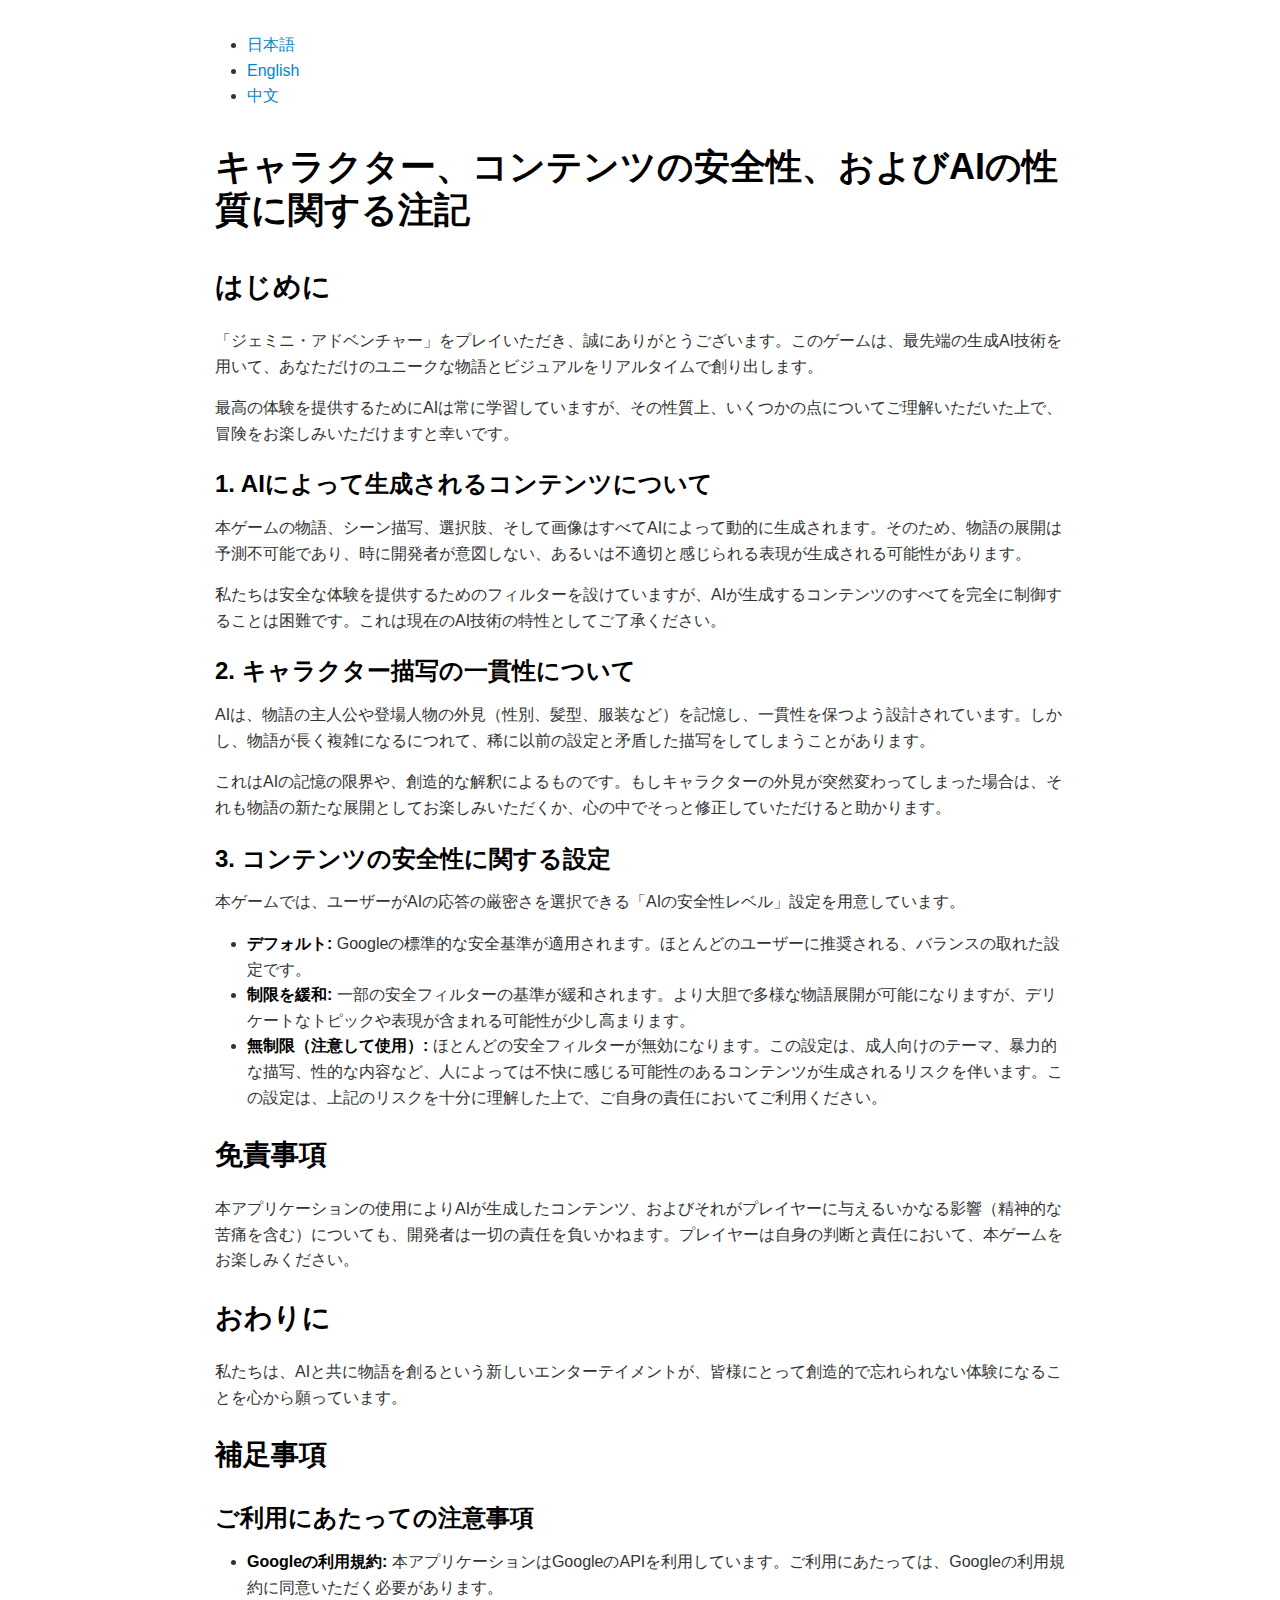
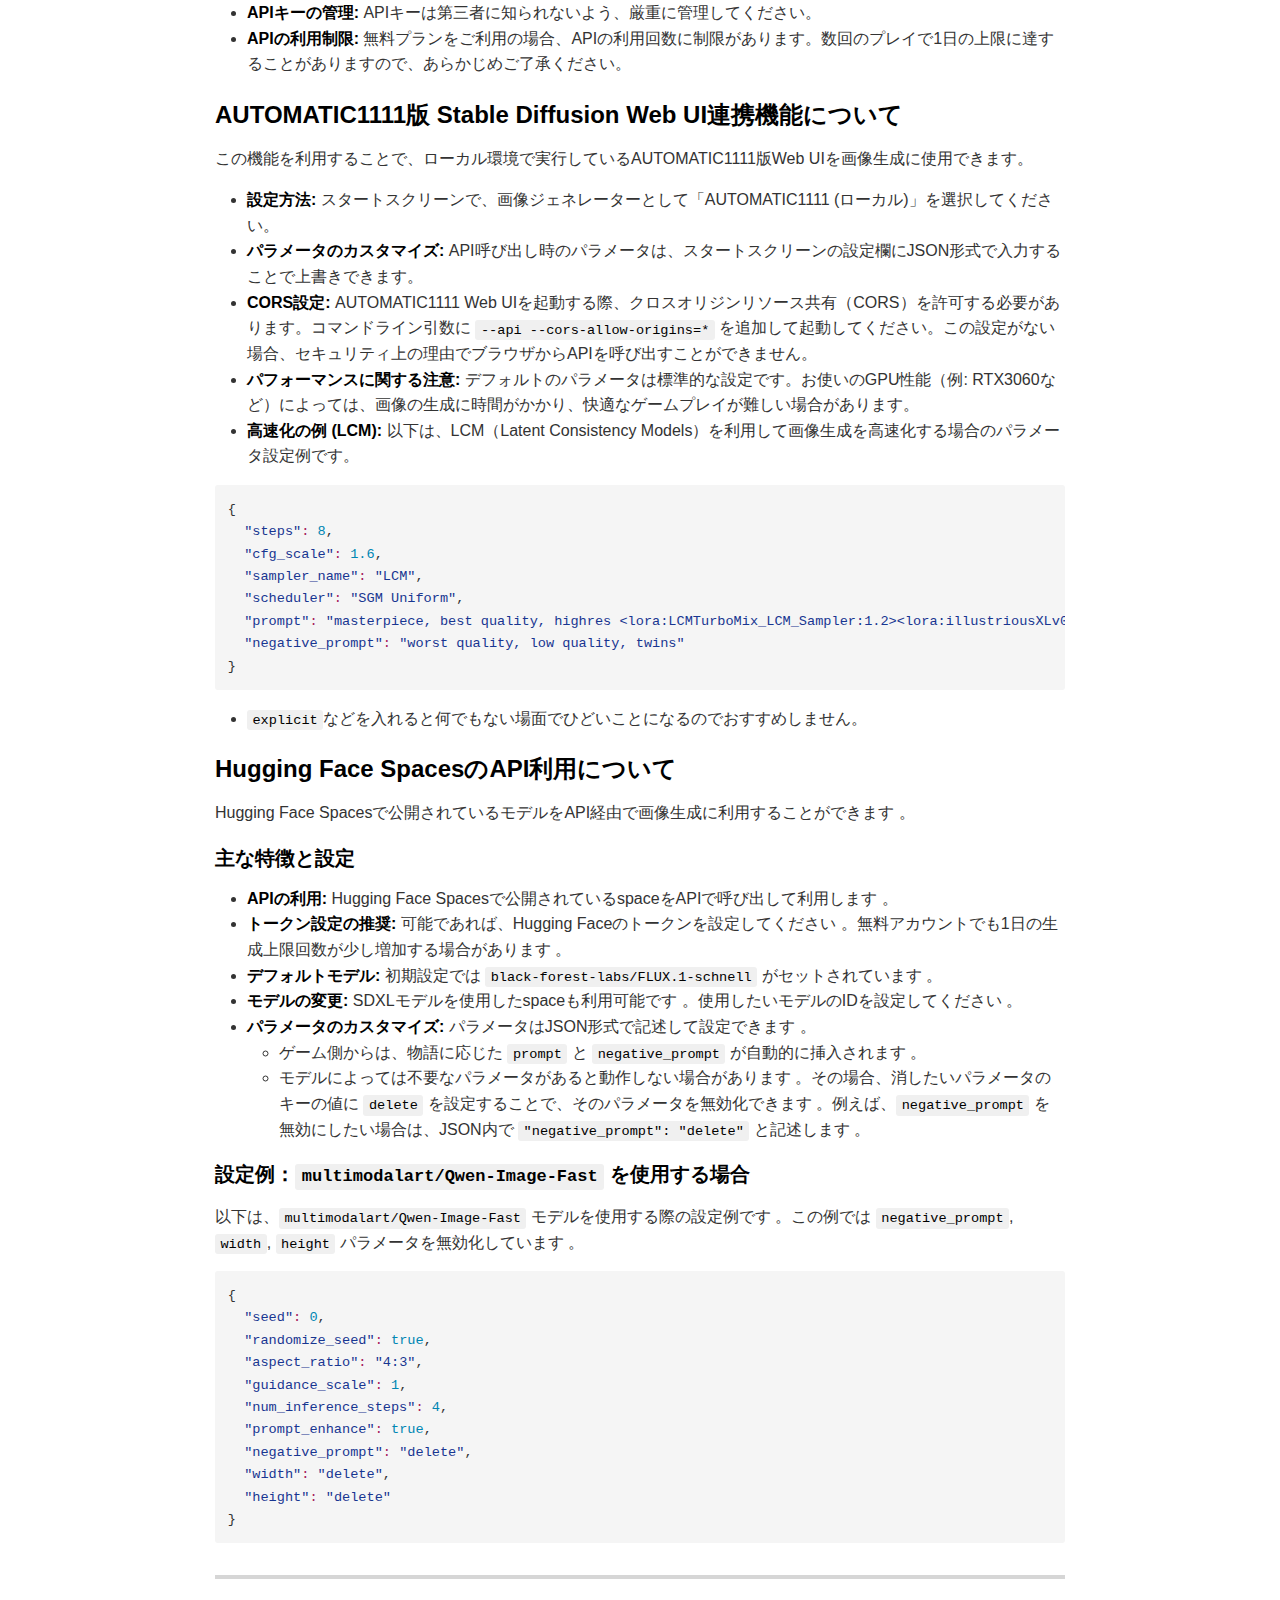
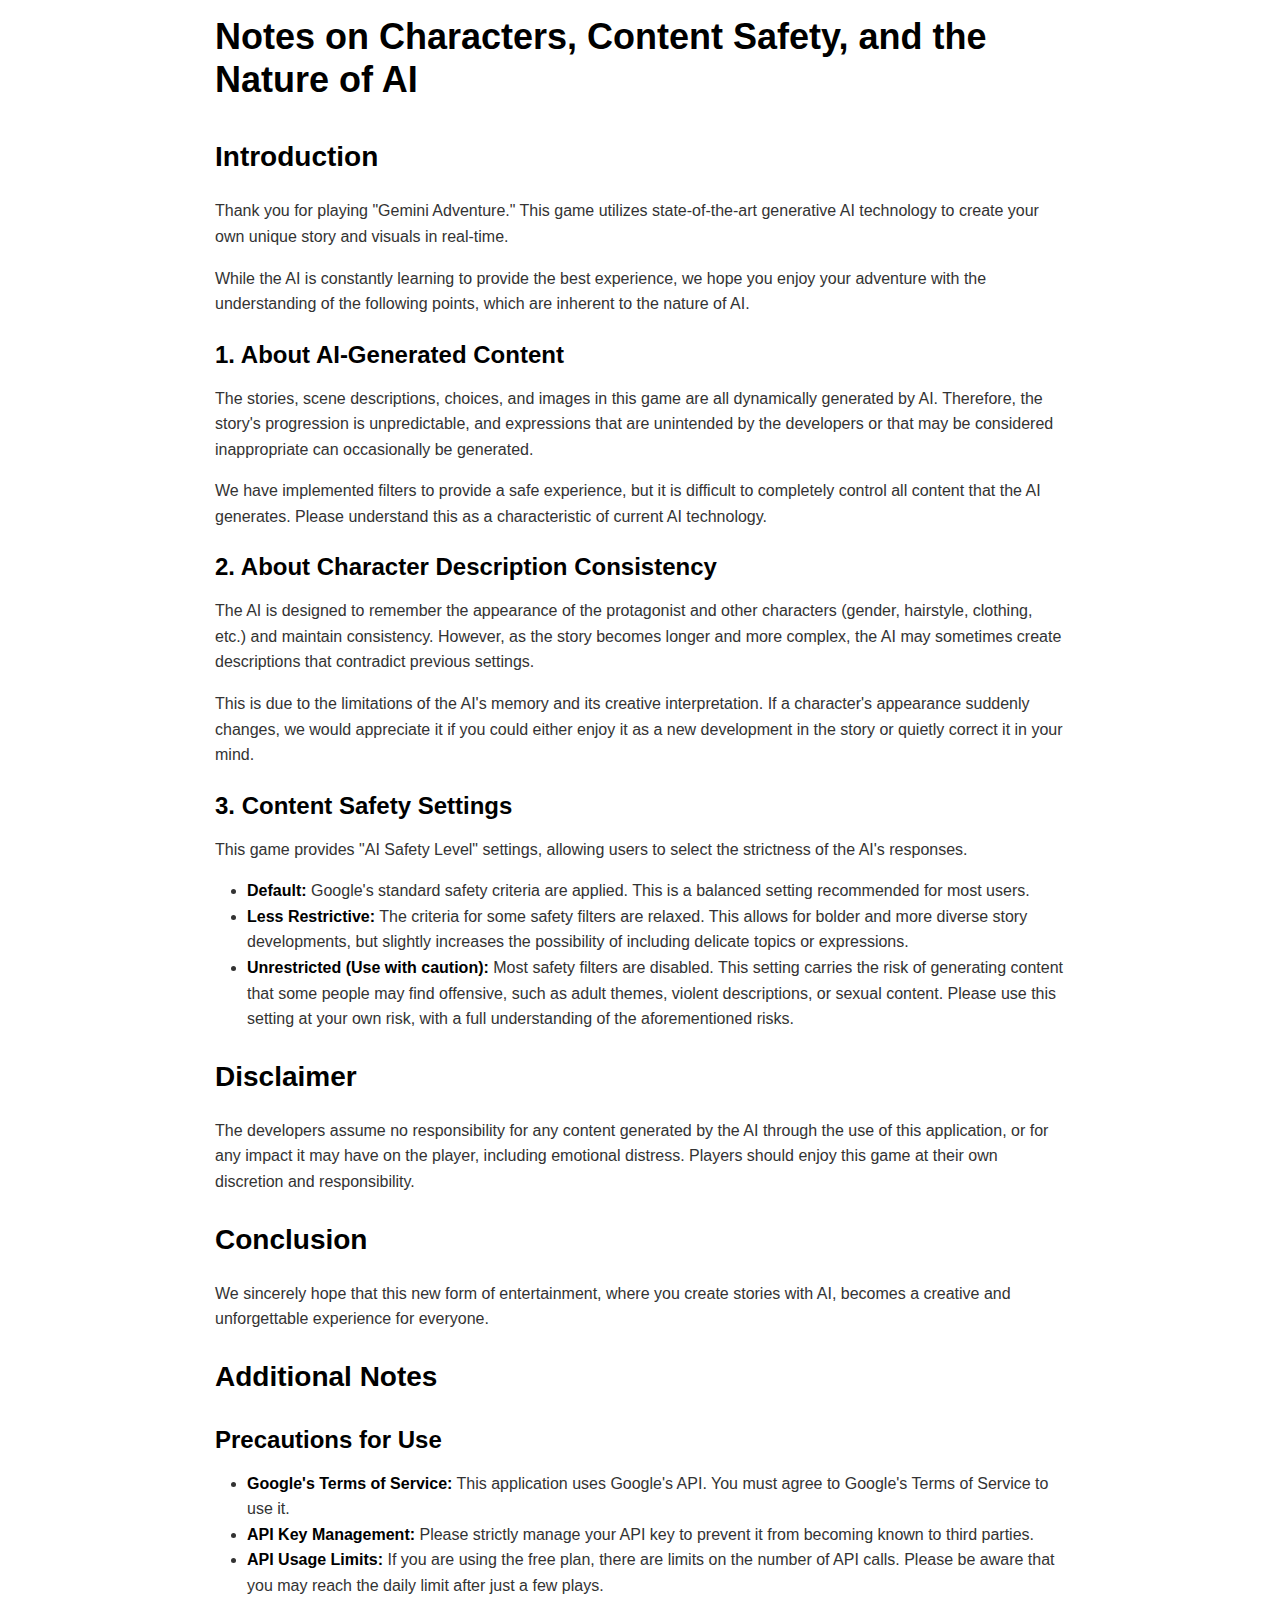
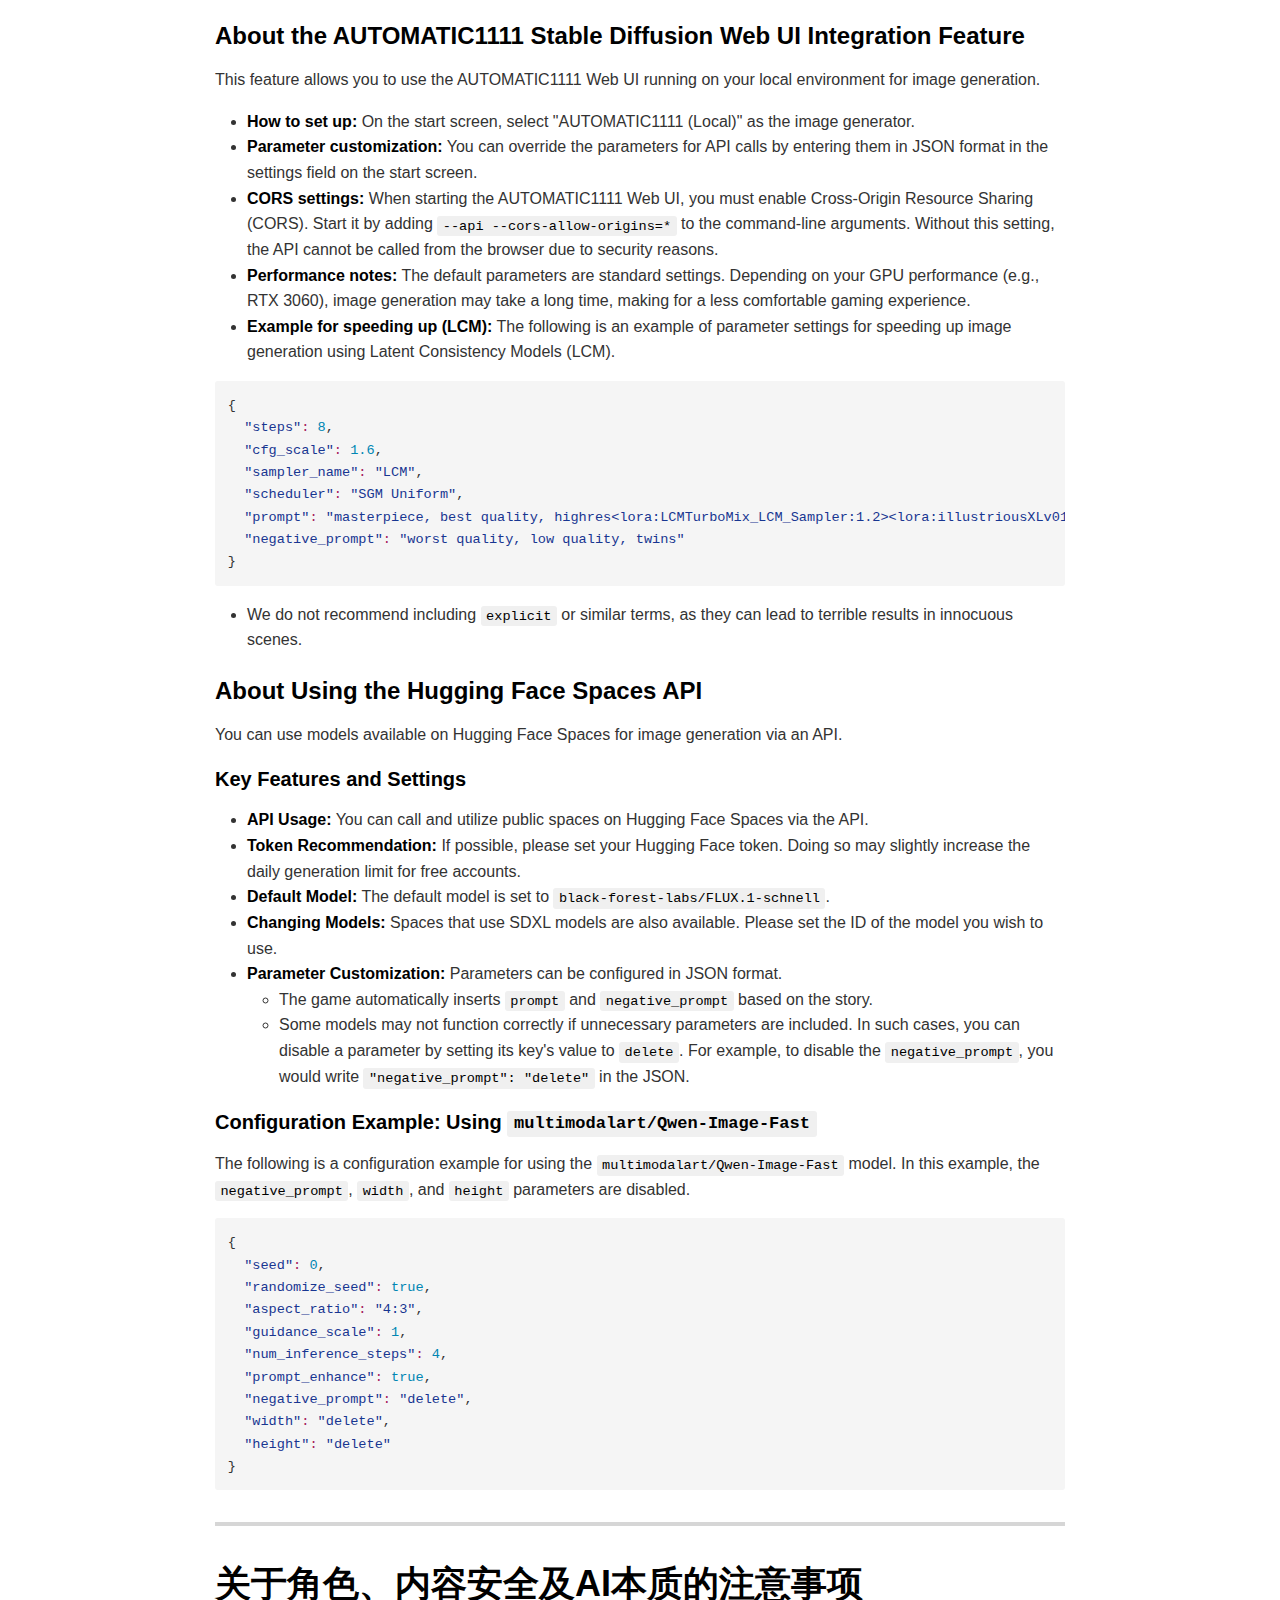
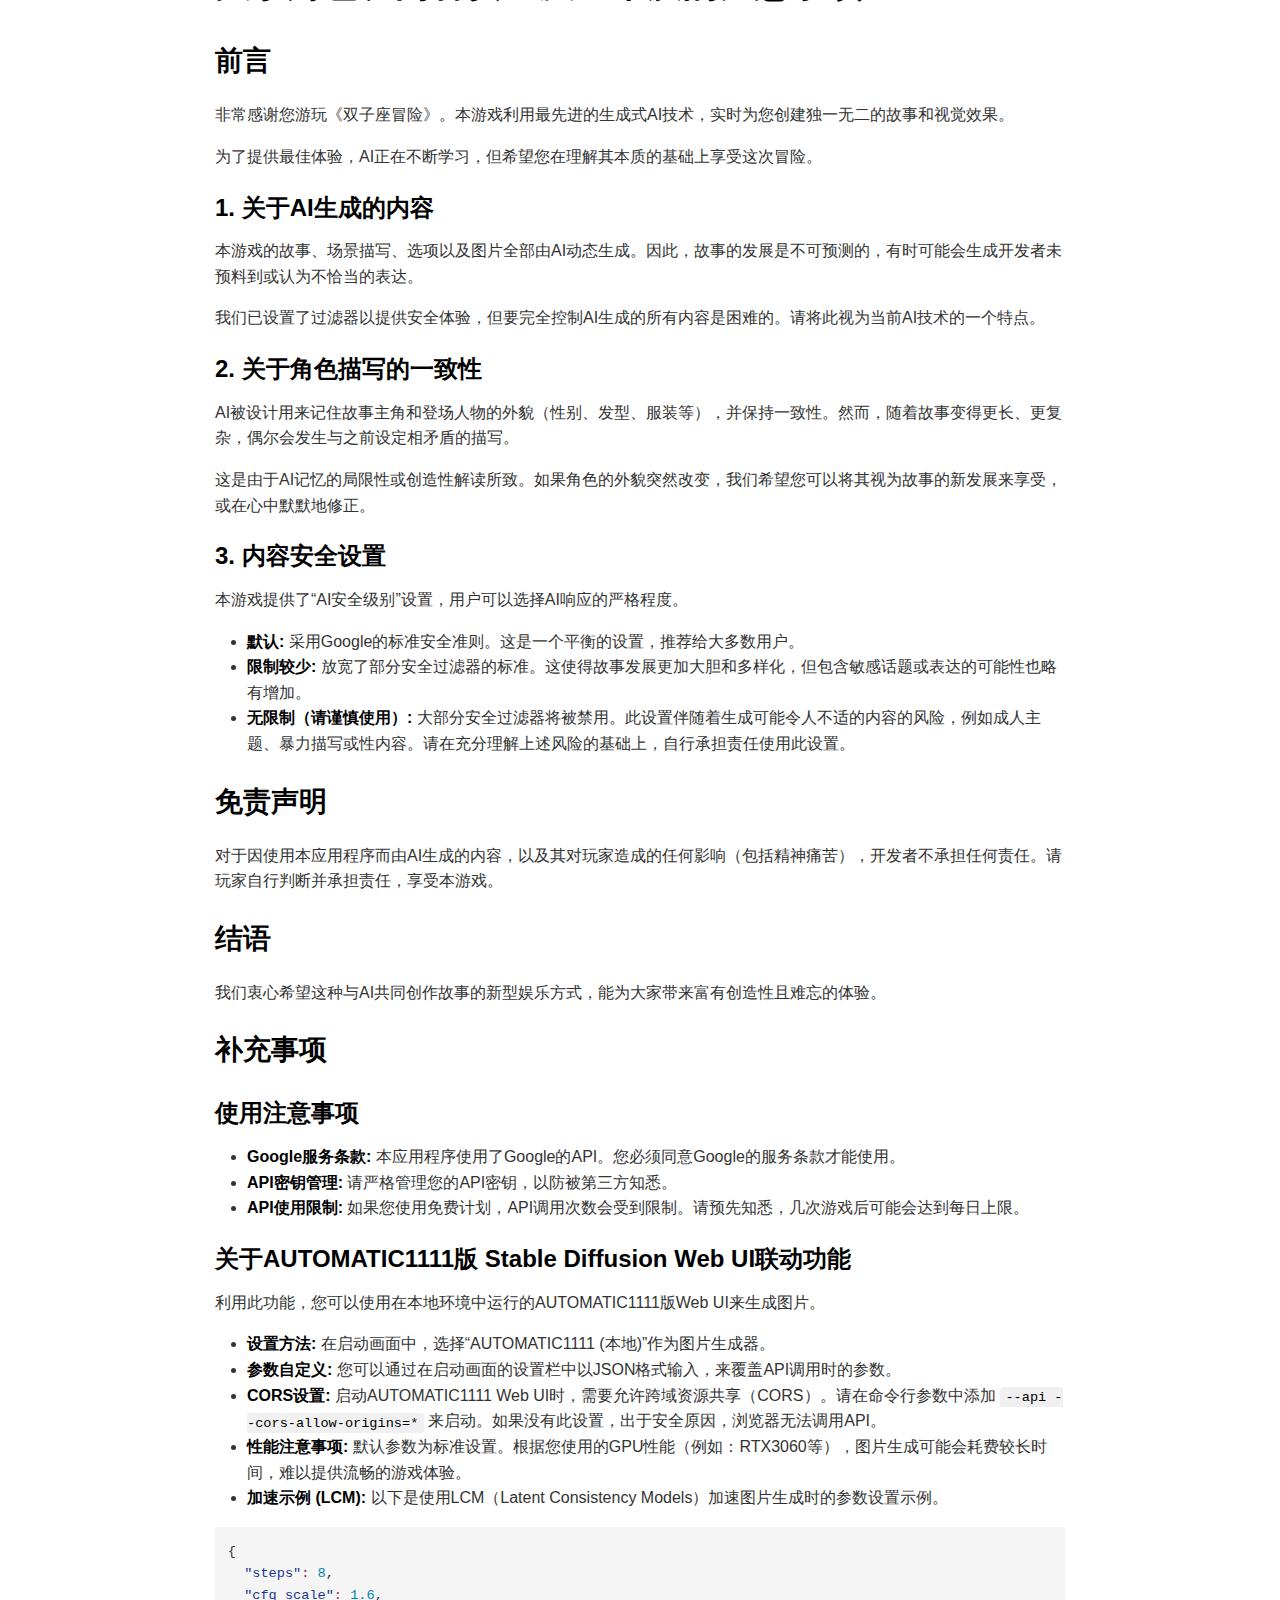
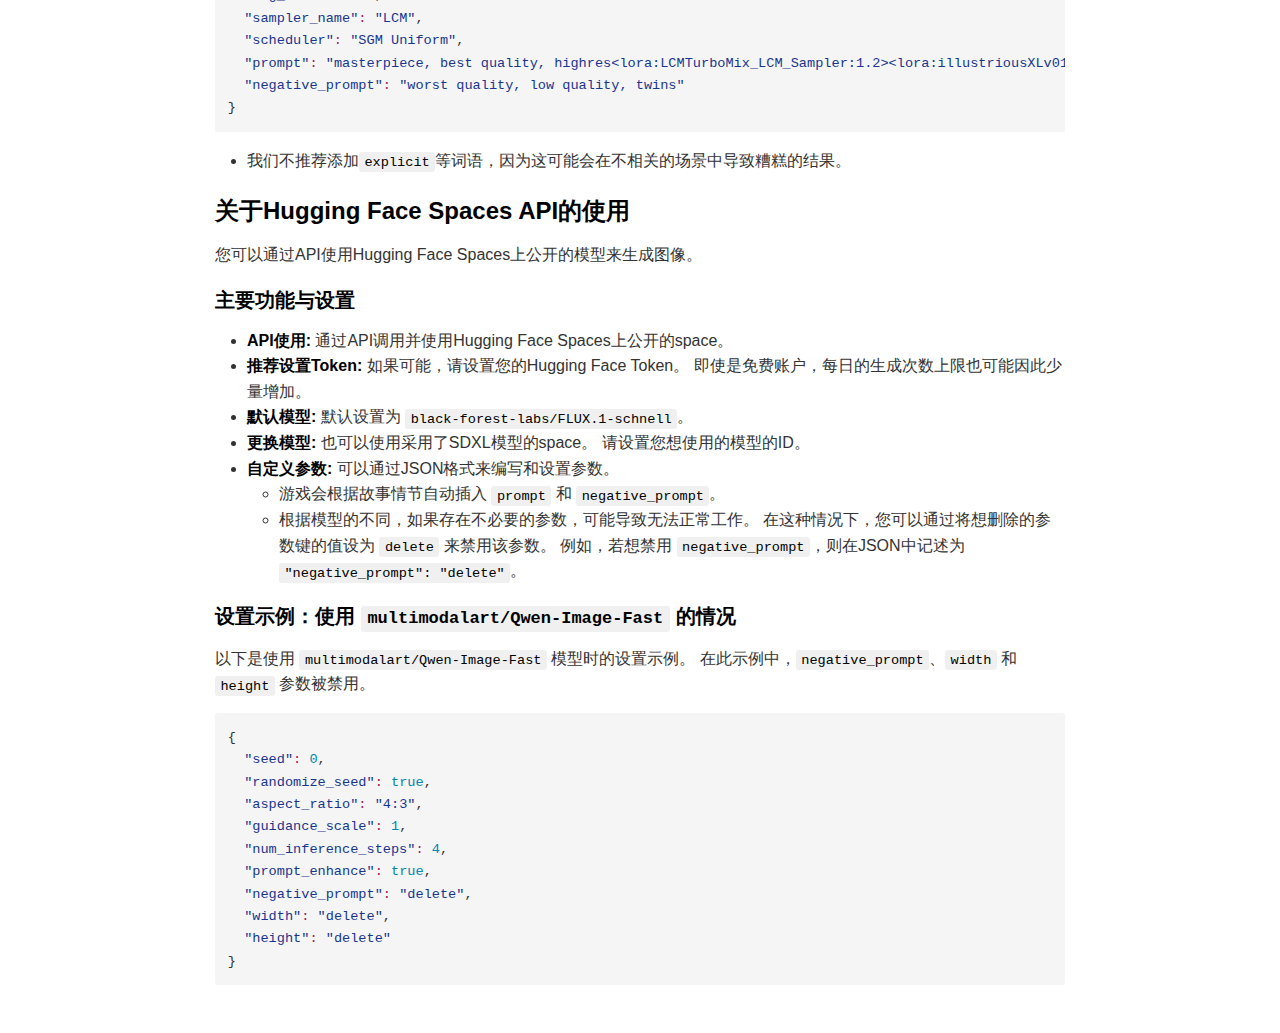
<file: note.html>
<!DOCTYPE html><html><head>
      <title>note</title>
      <meta charset="utf-8">
      <meta name="viewport" content="width=device-width, initial-scale=1.0">
      
      <link rel="stylesheet" href="file:///c:\Users\z1\.vscode\extensions\shd101wyy.markdown-preview-enhanced-0.8.19\crossnote\dependencies\katex\katex.min.css">
      
      
      
      
      
      <style>
      code[class*=language-],pre[class*=language-]{color:#333;background:0 0;font-family:Consolas,"Liberation Mono",Menlo,Courier,monospace;text-align:left;white-space:pre;word-spacing:normal;word-break:normal;word-wrap:normal;line-height:1.4;-moz-tab-size:8;-o-tab-size:8;tab-size:8;-webkit-hyphens:none;-moz-hyphens:none;-ms-hyphens:none;hyphens:none}pre[class*=language-]{padding:.8em;overflow:auto;border-radius:3px;background:#f5f5f5}:not(pre)>code[class*=language-]{padding:.1em;border-radius:.3em;white-space:normal;background:#f5f5f5}.token.blockquote,.token.comment{color:#969896}.token.cdata{color:#183691}.token.doctype,.token.macro.property,.token.punctuation,.token.variable{color:#333}.token.builtin,.token.important,.token.keyword,.token.operator,.token.rule{color:#a71d5d}.token.attr-value,.token.regex,.token.string,.token.url{color:#183691}.token.atrule,.token.boolean,.token.code,.token.command,.token.constant,.token.entity,.token.number,.token.property,.token.symbol{color:#0086b3}.token.prolog,.token.selector,.token.tag{color:#63a35c}.token.attr-name,.token.class,.token.class-name,.token.function,.token.id,.token.namespace,.token.pseudo-class,.token.pseudo-element,.token.url-reference .token.variable{color:#795da3}.token.entity{cursor:help}.token.title,.token.title .token.punctuation{font-weight:700;color:#1d3e81}.token.list{color:#ed6a43}.token.inserted{background-color:#eaffea;color:#55a532}.token.deleted{background-color:#ffecec;color:#bd2c00}.token.bold{font-weight:700}.token.italic{font-style:italic}.language-json .token.property{color:#183691}.language-markup .token.tag .token.punctuation{color:#333}.language-css .token.function,code.language-css{color:#0086b3}.language-yaml .token.atrule{color:#63a35c}code.language-yaml{color:#183691}.language-ruby .token.function{color:#333}.language-markdown .token.url{color:#795da3}.language-makefile .token.symbol{color:#795da3}.language-makefile .token.variable{color:#183691}.language-makefile .token.builtin{color:#0086b3}.language-bash .token.keyword{color:#0086b3}pre[data-line]{position:relative;padding:1em 0 1em 3em}pre[data-line] .line-highlight-wrapper{position:absolute;top:0;left:0;background-color:transparent;display:block;width:100%}pre[data-line] .line-highlight{position:absolute;left:0;right:0;padding:inherit 0;margin-top:1em;background:hsla(24,20%,50%,.08);background:linear-gradient(to right,hsla(24,20%,50%,.1) 70%,hsla(24,20%,50%,0));pointer-events:none;line-height:inherit;white-space:pre}pre[data-line] .line-highlight:before,pre[data-line] .line-highlight[data-end]:after{content:attr(data-start);position:absolute;top:.4em;left:.6em;min-width:1em;padding:0 .5em;background-color:hsla(24,20%,50%,.4);color:#f4f1ef;font:bold 65%/1.5 sans-serif;text-align:center;vertical-align:.3em;border-radius:999px;text-shadow:none;box-shadow:0 1px #fff}pre[data-line] .line-highlight[data-end]:after{content:attr(data-end);top:auto;bottom:.4em}html body{font-family:'Helvetica Neue',Helvetica,'Segoe UI',Arial,freesans,sans-serif;font-size:16px;line-height:1.6;color:#333;background-color:#fff;overflow:initial;box-sizing:border-box;word-wrap:break-word}html body>:first-child{margin-top:0}html body h1,html body h2,html body h3,html body h4,html body h5,html body h6{line-height:1.2;margin-top:1em;margin-bottom:16px;color:#000}html body h1{font-size:2.25em;font-weight:300;padding-bottom:.3em}html body h2{font-size:1.75em;font-weight:400;padding-bottom:.3em}html body h3{font-size:1.5em;font-weight:500}html body h4{font-size:1.25em;font-weight:600}html body h5{font-size:1.1em;font-weight:600}html body h6{font-size:1em;font-weight:600}html body h1,html body h2,html body h3,html body h4,html body h5{font-weight:600}html body h5{font-size:1em}html body h6{color:#5c5c5c}html body strong{color:#000}html body del{color:#5c5c5c}html body a:not([href]){color:inherit;text-decoration:none}html body a{color:#08c;text-decoration:none}html body a:hover{color:#00a3f5;text-decoration:none}html body img{max-width:100%}html body>p{margin-top:0;margin-bottom:16px;word-wrap:break-word}html body>ol,html body>ul{margin-bottom:16px}html body ol,html body ul{padding-left:2em}html body ol.no-list,html body ul.no-list{padding:0;list-style-type:none}html body ol ol,html body ol ul,html body ul ol,html body ul ul{margin-top:0;margin-bottom:0}html body li{margin-bottom:0}html body li.task-list-item{list-style:none}html body li>p{margin-top:0;margin-bottom:0}html body .task-list-item-checkbox{margin:0 .2em .25em -1.8em;vertical-align:middle}html body .task-list-item-checkbox:hover{cursor:pointer}html body blockquote{margin:16px 0;font-size:inherit;padding:0 15px;color:#5c5c5c;background-color:#f0f0f0;border-left:4px solid #d6d6d6}html body blockquote>:first-child{margin-top:0}html body blockquote>:last-child{margin-bottom:0}html body hr{height:4px;margin:32px 0;background-color:#d6d6d6;border:0 none}html body table{margin:10px 0 15px 0;border-collapse:collapse;border-spacing:0;display:block;width:100%;overflow:auto;word-break:normal;word-break:keep-all}html body table th{font-weight:700;color:#000}html body table td,html body table th{border:1px solid #d6d6d6;padding:6px 13px}html body dl{padding:0}html body dl dt{padding:0;margin-top:16px;font-size:1em;font-style:italic;font-weight:700}html body dl dd{padding:0 16px;margin-bottom:16px}html body code{font-family:Menlo,Monaco,Consolas,'Courier New',monospace;font-size:.85em;color:#000;background-color:#f0f0f0;border-radius:3px;padding:.2em 0}html body code::after,html body code::before{letter-spacing:-.2em;content:'\00a0'}html body pre>code{padding:0;margin:0;word-break:normal;white-space:pre;background:0 0;border:0}html body .highlight{margin-bottom:16px}html body .highlight pre,html body pre{padding:1em;overflow:auto;line-height:1.45;border:#d6d6d6;border-radius:3px}html body .highlight pre{margin-bottom:0;word-break:normal}html body pre code,html body pre tt{display:inline;max-width:initial;padding:0;margin:0;overflow:initial;line-height:inherit;word-wrap:normal;background-color:transparent;border:0}html body pre code:after,html body pre code:before,html body pre tt:after,html body pre tt:before{content:normal}html body blockquote,html body dl,html body ol,html body p,html body pre,html body ul{margin-top:0;margin-bottom:16px}html body kbd{color:#000;border:1px solid #d6d6d6;border-bottom:2px solid #c7c7c7;padding:2px 4px;background-color:#f0f0f0;border-radius:3px}@media print{html body{background-color:#fff}html body h1,html body h2,html body h3,html body h4,html body h5,html body h6{color:#000;page-break-after:avoid}html body blockquote{color:#5c5c5c}html body pre{page-break-inside:avoid}html body table{display:table}html body img{display:block;max-width:100%;max-height:100%}html body code,html body pre{word-wrap:break-word;white-space:pre}}.markdown-preview{width:100%;height:100%;box-sizing:border-box}.markdown-preview ul{list-style:disc}.markdown-preview ul ul{list-style:circle}.markdown-preview ul ul ul{list-style:square}.markdown-preview ol{list-style:decimal}.markdown-preview ol ol,.markdown-preview ul ol{list-style-type:lower-roman}.markdown-preview ol ol ol,.markdown-preview ol ul ol,.markdown-preview ul ol ol,.markdown-preview ul ul ol{list-style-type:lower-alpha}.markdown-preview .newpage,.markdown-preview .pagebreak{page-break-before:always}.markdown-preview pre.line-numbers{position:relative;padding-left:3.8em;counter-reset:linenumber}.markdown-preview pre.line-numbers>code{position:relative}.markdown-preview pre.line-numbers .line-numbers-rows{position:absolute;pointer-events:none;top:1em;font-size:100%;left:0;width:3em;letter-spacing:-1px;border-right:1px solid #999;-webkit-user-select:none;-moz-user-select:none;-ms-user-select:none;user-select:none}.markdown-preview pre.line-numbers .line-numbers-rows>span{pointer-events:none;display:block;counter-increment:linenumber}.markdown-preview pre.line-numbers .line-numbers-rows>span:before{content:counter(linenumber);color:#999;display:block;padding-right:.8em;text-align:right}.markdown-preview .mathjax-exps .MathJax_Display{text-align:center!important}.markdown-preview:not([data-for=preview]) .code-chunk .code-chunk-btn-group{display:none}.markdown-preview:not([data-for=preview]) .code-chunk .status{display:none}.markdown-preview:not([data-for=preview]) .code-chunk .output-div{margin-bottom:16px}.markdown-preview .md-toc{padding:0}.markdown-preview .md-toc .md-toc-link-wrapper .md-toc-link{display:inline;padding:.25rem 0}.markdown-preview .md-toc .md-toc-link-wrapper .md-toc-link div,.markdown-preview .md-toc .md-toc-link-wrapper .md-toc-link p{display:inline}.markdown-preview .md-toc .md-toc-link-wrapper.highlighted .md-toc-link{font-weight:800}.scrollbar-style::-webkit-scrollbar{width:8px}.scrollbar-style::-webkit-scrollbar-track{border-radius:10px;background-color:transparent}.scrollbar-style::-webkit-scrollbar-thumb{border-radius:5px;background-color:rgba(150,150,150,.66);border:4px solid rgba(150,150,150,.66);background-clip:content-box}html body[for=html-export]:not([data-presentation-mode]){position:relative;width:100%;height:100%;top:0;left:0;margin:0;padding:0;overflow:auto}html body[for=html-export]:not([data-presentation-mode]) .markdown-preview{position:relative;top:0;min-height:100vh}@media screen and (min-width:914px){html body[for=html-export]:not([data-presentation-mode]) .markdown-preview{padding:2em calc(50% - 457px + 2em)}}@media screen and (max-width:914px){html body[for=html-export]:not([data-presentation-mode]) .markdown-preview{padding:2em}}@media screen and (max-width:450px){html body[for=html-export]:not([data-presentation-mode]) .markdown-preview{font-size:14px!important;padding:1em}}@media print{html body[for=html-export]:not([data-presentation-mode]) #sidebar-toc-btn{display:none}}html body[for=html-export]:not([data-presentation-mode]) #sidebar-toc-btn{position:fixed;bottom:8px;left:8px;font-size:28px;cursor:pointer;color:inherit;z-index:99;width:32px;text-align:center;opacity:.4}html body[for=html-export]:not([data-presentation-mode])[html-show-sidebar-toc] #sidebar-toc-btn{opacity:1}html body[for=html-export]:not([data-presentation-mode])[html-show-sidebar-toc] .md-sidebar-toc{position:fixed;top:0;left:0;width:300px;height:100%;padding:32px 0 48px 0;font-size:14px;box-shadow:0 0 4px rgba(150,150,150,.33);box-sizing:border-box;overflow:auto;background-color:inherit}html body[for=html-export]:not([data-presentation-mode])[html-show-sidebar-toc] .md-sidebar-toc::-webkit-scrollbar{width:8px}html body[for=html-export]:not([data-presentation-mode])[html-show-sidebar-toc] .md-sidebar-toc::-webkit-scrollbar-track{border-radius:10px;background-color:transparent}html body[for=html-export]:not([data-presentation-mode])[html-show-sidebar-toc] .md-sidebar-toc::-webkit-scrollbar-thumb{border-radius:5px;background-color:rgba(150,150,150,.66);border:4px solid rgba(150,150,150,.66);background-clip:content-box}html body[for=html-export]:not([data-presentation-mode])[html-show-sidebar-toc] .md-sidebar-toc a{text-decoration:none}html body[for=html-export]:not([data-presentation-mode])[html-show-sidebar-toc] .md-sidebar-toc .md-toc{padding:0 16px}html body[for=html-export]:not([data-presentation-mode])[html-show-sidebar-toc] .md-sidebar-toc .md-toc .md-toc-link-wrapper .md-toc-link{display:inline;padding:.25rem 0}html body[for=html-export]:not([data-presentation-mode])[html-show-sidebar-toc] .md-sidebar-toc .md-toc .md-toc-link-wrapper .md-toc-link div,html body[for=html-export]:not([data-presentation-mode])[html-show-sidebar-toc] .md-sidebar-toc .md-toc .md-toc-link-wrapper .md-toc-link p{display:inline}html body[for=html-export]:not([data-presentation-mode])[html-show-sidebar-toc] .md-sidebar-toc .md-toc .md-toc-link-wrapper.highlighted .md-toc-link{font-weight:800}html body[for=html-export]:not([data-presentation-mode])[html-show-sidebar-toc] .markdown-preview{left:300px;width:calc(100% - 300px);padding:2em calc(50% - 457px - 300px / 2);margin:0;box-sizing:border-box}@media screen and (max-width:1274px){html body[for=html-export]:not([data-presentation-mode])[html-show-sidebar-toc] .markdown-preview{padding:2em}}@media screen and (max-width:450px){html body[for=html-export]:not([data-presentation-mode])[html-show-sidebar-toc] .markdown-preview{width:100%}}html body[for=html-export]:not([data-presentation-mode]):not([html-show-sidebar-toc]) .markdown-preview{left:50%;transform:translateX(-50%)}html body[for=html-export]:not([data-presentation-mode]):not([html-show-sidebar-toc]) .md-sidebar-toc{display:none}
.markdown-body {
  --base-size-4: 0.25rem;
  --base-size-8: 0.5rem;
  --base-size-16: 1rem;
  --base-size-24: 1.5rem;
  --base-size-40: 2.5rem;
  --base-text-weight-normal: 400;
  --base-text-weight-medium: 500;
  --base-text-weight-semibold: 600;
  --fontStack-monospace: ui-monospace, SFMono-Regular, SF Mono, Menlo, Consolas, Liberation Mono, monospace;
  --fgColor-accent: Highlight;
}
@media (prefers-color-scheme: dark) {
  .markdown-body,
  [data-theme="dark"] {
    /* dark */
    color-scheme: dark;
    --focus-outlineColor: #1f6feb;
    --fgColor-default: #f0f6fc;
    --fgColor-muted: #9198a1;
    --fgColor-accent: #4493f8;
    --fgColor-success: #3fb950;
    --fgColor-attention: #d29922;
    --fgColor-danger: #f85149;
    --fgColor-done: #ab7df8;
    --bgColor-default: #0d1117;
    --bgColor-muted: #151b23;
    --bgColor-neutral-muted: #656c7633;
    --bgColor-attention-muted: #bb800926;
    --borderColor-default: #3d444d;
    --borderColor-muted: #3d444db3;
    --borderColor-neutral-muted: #3d444db3;
    --borderColor-accent-emphasis: #1f6feb;
    --borderColor-success-emphasis: #238636;
    --borderColor-attention-emphasis: #9e6a03;
    --borderColor-danger-emphasis: #da3633;
    --borderColor-done-emphasis: #8957e5;
    --color-prettylights-syntax-comment: #9198a1;
    --color-prettylights-syntax-constant: #79c0ff;
    --color-prettylights-syntax-constant-other-reference-link: #a5d6ff;
    --color-prettylights-syntax-entity: #d2a8ff;
    --color-prettylights-syntax-storage-modifier-import: #f0f6fc;
    --color-prettylights-syntax-entity-tag: #7ee787;
    --color-prettylights-syntax-keyword: #ff7b72;
    --color-prettylights-syntax-string: #a5d6ff;
    --color-prettylights-syntax-variable: #ffa657;
    --color-prettylights-syntax-brackethighlighter-unmatched: #f85149;
    --color-prettylights-syntax-brackethighlighter-angle: #9198a1;
    --color-prettylights-syntax-invalid-illegal-text: #f0f6fc;
    --color-prettylights-syntax-invalid-illegal-bg: #8e1519;
    --color-prettylights-syntax-carriage-return-text: #f0f6fc;
    --color-prettylights-syntax-carriage-return-bg: #b62324;
    --color-prettylights-syntax-string-regexp: #7ee787;
    --color-prettylights-syntax-markup-list: #f2cc60;
    --color-prettylights-syntax-markup-heading: #1f6feb;
    --color-prettylights-syntax-markup-italic: #f0f6fc;
    --color-prettylights-syntax-markup-bold: #f0f6fc;
    --color-prettylights-syntax-markup-deleted-text: #ffdcd7;
    --color-prettylights-syntax-markup-deleted-bg: #67060c;
    --color-prettylights-syntax-markup-inserted-text: #aff5b4;
    --color-prettylights-syntax-markup-inserted-bg: #033a16;
    --color-prettylights-syntax-markup-changed-text: #ffdfb6;
    --color-prettylights-syntax-markup-changed-bg: #5a1e02;
    --color-prettylights-syntax-markup-ignored-text: #f0f6fc;
    --color-prettylights-syntax-markup-ignored-bg: #1158c7;
    --color-prettylights-syntax-meta-diff-range: #d2a8ff;
    --color-prettylights-syntax-sublimelinter-gutter-mark: #3d444d;
  }
}
@media (prefers-color-scheme: light) {
  .markdown-body,
  [data-theme="light"] {
    /* light */
    color-scheme: light;
    --focus-outlineColor: #0969da;
    --fgColor-default: #1f2328;
    --fgColor-muted: #59636e;
    --fgColor-accent: #0969da;
    --fgColor-success: #1a7f37;
    --fgColor-attention: #9a6700;
    --fgColor-danger: #d1242f;
    --fgColor-done: #8250df;
    --bgColor-default: #ffffff;
    --bgColor-muted: #f6f8fa;
    --bgColor-neutral-muted: #818b981f;
    --bgColor-attention-muted: #fff8c5;
    --borderColor-default: #d1d9e0;
    --borderColor-muted: #d1d9e0b3;
    --borderColor-neutral-muted: #d1d9e0b3;
    --borderColor-accent-emphasis: #0969da;
    --borderColor-success-emphasis: #1a7f37;
    --borderColor-attention-emphasis: #9a6700;
    --borderColor-danger-emphasis: #cf222e;
    --borderColor-done-emphasis: #8250df;
    --color-prettylights-syntax-comment: #59636e;
    --color-prettylights-syntax-constant: #0550ae;
    --color-prettylights-syntax-constant-other-reference-link: #0a3069;
    --color-prettylights-syntax-entity: #6639ba;
    --color-prettylights-syntax-storage-modifier-import: #1f2328;
    --color-prettylights-syntax-entity-tag: #0550ae;
    --color-prettylights-syntax-keyword: #cf222e;
    --color-prettylights-syntax-string: #0a3069;
    --color-prettylights-syntax-variable: #953800;
    --color-prettylights-syntax-brackethighlighter-unmatched: #82071e;
    --color-prettylights-syntax-brackethighlighter-angle: #59636e;
    --color-prettylights-syntax-invalid-illegal-text: #f6f8fa;
    --color-prettylights-syntax-invalid-illegal-bg: #82071e;
    --color-prettylights-syntax-carriage-return-text: #f6f8fa;
    --color-prettylights-syntax-carriage-return-bg: #cf222e;
    --color-prettylights-syntax-string-regexp: #116329;
    --color-prettylights-syntax-markup-list: #3b2300;
    --color-prettylights-syntax-markup-heading: #0550ae;
    --color-prettylights-syntax-markup-italic: #1f2328;
    --color-prettylights-syntax-markup-bold: #1f2328;
    --color-prettylights-syntax-markup-deleted-text: #82071e;
    --color-prettylights-syntax-markup-deleted-bg: #ffebe9;
    --color-prettylights-syntax-markup-inserted-text: #116329;
    --color-prettylights-syntax-markup-inserted-bg: #dafbe1;
    --color-prettylights-syntax-markup-changed-text: #953800;
    --color-prettylights-syntax-markup-changed-bg: #ffd8b5;
    --color-prettylights-syntax-markup-ignored-text: #d1d9e0;
    --color-prettylights-syntax-markup-ignored-bg: #0550ae;
    --color-prettylights-syntax-meta-diff-range: #8250df;
    --color-prettylights-syntax-sublimelinter-gutter-mark: #818b98;
  }
}
.markdown-body {
  -ms-text-size-adjust: 100%;
  -webkit-text-size-adjust: 100%;
  margin: 0;
  color: var(--fgColor-default);
  background-color: var(--bgColor-default);
  font-family: -apple-system, BlinkMacSystemFont, "Segoe UI", "Noto Sans", Helvetica, Arial, sans-serif, "Apple Color Emoji", "Segoe UI Emoji";
  font-size: 16px;
  line-height: 1.5;
  word-wrap: break-word;
}
.markdown-body .octicon {
  display: inline-block;
  fill: currentColor;
  vertical-align: text-bottom;
}
.markdown-body h1:hover .anchor .octicon-link:before,
.markdown-body h2:hover .anchor .octicon-link:before,
.markdown-body h3:hover .anchor .octicon-link:before,
.markdown-body h4:hover .anchor .octicon-link:before,
.markdown-body h5:hover .anchor .octicon-link:before,
.markdown-body h6:hover .anchor .octicon-link:before {
  width: 16px;
  height: 16px;
  content: ' ';
  display: inline-block;
  background-color: currentColor;
  -webkit-mask-image: url("data:image/svg+xml,<svg xmlns='http://www.w3.org/2000/svg' viewBox='0 0 16 16' version='1.1' aria-hidden='true'><path fill-rule='evenodd' d='M7.775 3.275a.75.75 0 001.06 1.06l1.25-1.25a2 2 0 112.83 2.83l-2.5 2.5a2 2 0 01-2.83 0 .75.75 0 00-1.06 1.06 3.5 3.5 0 004.95 0l2.5-2.5a3.5 3.5 0 00-4.95-4.95l-1.25 1.25zm-4.69 9.64a2 2 0 010-2.83l2.5-2.5a2 2 0 012.83 0 .75.75 0 001.06-1.06 3.5 3.5 0 00-4.95 0l-2.5 2.5a3.5 3.5 0 004.95 4.95l1.25-1.25a.75.75 0 00-1.06-1.06l-1.25 1.25a2 2 0 01-2.83 0z'></path></svg>");
  mask-image: url("data:image/svg+xml,<svg xmlns='http://www.w3.org/2000/svg' viewBox='0 0 16 16' version='1.1' aria-hidden='true'><path fill-rule='evenodd' d='M7.775 3.275a.75.75 0 001.06 1.06l1.25-1.25a2 2 0 112.83 2.83l-2.5 2.5a2 2 0 01-2.83 0 .75.75 0 00-1.06 1.06 3.5 3.5 0 004.95 0l2.5-2.5a3.5 3.5 0 00-4.95-4.95l-1.25 1.25zm-4.69 9.64a2 2 0 010-2.83l2.5-2.5a2 2 0 012.83 0 .75.75 0 001.06-1.06 3.5 3.5 0 00-4.95 0l-2.5 2.5a3.5 3.5 0 004.95 4.95l1.25-1.25a.75.75 0 00-1.06-1.06l-1.25 1.25a2 2 0 01-2.83 0z'></path></svg>");
}
.markdown-body details,
.markdown-body figcaption,
.markdown-body figure {
  display: block;
}
.markdown-body summary {
  display: list-item;
}
.markdown-body [hidden] {
  display: none !important;
}
.markdown-body a {
  background-color: transparent;
  color: var(--fgColor-accent);
  text-decoration: none;
}
.markdown-body abbr[title] {
  border-bottom: none;
  -webkit-text-decoration: underline dotted;
  text-decoration: underline dotted;
}
.markdown-body b,
.markdown-body strong {
  font-weight: var(--base-text-weight-semibold, 600);
}
.markdown-body dfn {
  font-style: italic;
}
.markdown-body h1 {
  margin: 0.67em 0;
  font-weight: var(--base-text-weight-semibold, 600);
  padding-bottom: 0.3em;
  font-size: 2em;
  border-bottom: 1px solid var(--borderColor-muted);
}
.markdown-body mark {
  background-color: var(--bgColor-attention-muted);
  color: var(--fgColor-default);
}
.markdown-body small {
  font-size: 90%;
}
.markdown-body sub,
.markdown-body sup {
  font-size: 75%;
  line-height: 0;
  position: relative;
  vertical-align: baseline;
}
.markdown-body sub {
  bottom: -0.25em;
}
.markdown-body sup {
  top: -0.5em;
}
.markdown-body img {
  border-style: none;
  max-width: 100%;
  box-sizing: content-box;
}
.markdown-body code,
.markdown-body kbd,
.markdown-body pre,
.markdown-body samp {
  font-family: monospace;
  font-size: 1em;
}
.markdown-body figure {
  margin: 1em var(--base-size-40);
}
.markdown-body hr {
  box-sizing: content-box;
  overflow: hidden;
  background: transparent;
  border-bottom: 1px solid var(--borderColor-muted);
  height: 0.25em;
  padding: 0;
  margin: var(--base-size-24) 0;
  background-color: var(--borderColor-default);
  border: 0;
}
.markdown-body input {
  font: inherit;
  margin: 0;
  overflow: visible;
  font-family: inherit;
  font-size: inherit;
  line-height: inherit;
}
.markdown-body [type=button],
.markdown-body [type=reset],
.markdown-body [type=submit] {
  -webkit-appearance: button;
  appearance: button;
}
.markdown-body [type=checkbox],
.markdown-body [type=radio] {
  box-sizing: border-box;
  padding: 0;
}
.markdown-body [type=number]::-webkit-inner-spin-button,
.markdown-body [type=number]::-webkit-outer-spin-button {
  height: auto;
}
.markdown-body [type=search]::-webkit-search-cancel-button,
.markdown-body [type=search]::-webkit-search-decoration {
  -webkit-appearance: none;
  appearance: none;
}
.markdown-body ::-webkit-input-placeholder {
  color: inherit;
  opacity: 0.54;
}
.markdown-body ::-webkit-file-upload-button {
  -webkit-appearance: button;
  appearance: button;
  font: inherit;
}
.markdown-body a:hover {
  text-decoration: underline;
}
.markdown-body ::placeholder {
  color: var(--fgColor-muted);
  opacity: 1;
}
.markdown-body hr::before {
  display: table;
  content: "";
}
.markdown-body hr::after {
  display: table;
  clear: both;
  content: "";
}
.markdown-body table {
  border-spacing: 0;
  border-collapse: collapse;
  display: block;
  width: max-content;
  max-width: 100%;
  overflow: auto;
  font-variant: tabular-nums;
}
.markdown-body td,
.markdown-body th {
  padding: 0;
}
.markdown-body details summary {
  cursor: pointer;
}
.markdown-body a:focus,
.markdown-body [role=button]:focus,
.markdown-body input[type=radio]:focus,
.markdown-body input[type=checkbox]:focus {
  outline: 2px solid var(--focus-outlineColor);
  outline-offset: -2px;
  box-shadow: none;
}
.markdown-body a:focus:not(:focus-visible),
.markdown-body [role=button]:focus:not(:focus-visible),
.markdown-body input[type=radio]:focus:not(:focus-visible),
.markdown-body input[type=checkbox]:focus:not(:focus-visible) {
  outline: solid 1px transparent;
}
.markdown-body a:focus-visible,
.markdown-body [role=button]:focus-visible,
.markdown-body input[type=radio]:focus-visible,
.markdown-body input[type=checkbox]:focus-visible {
  outline: 2px solid var(--focus-outlineColor);
  outline-offset: -2px;
  box-shadow: none;
}
.markdown-body a:not([class]):focus,
.markdown-body a:not([class]):focus-visible,
.markdown-body input[type=radio]:focus,
.markdown-body input[type=radio]:focus-visible,
.markdown-body input[type=checkbox]:focus,
.markdown-body input[type=checkbox]:focus-visible {
  outline-offset: 0;
}
.markdown-body kbd {
  display: inline-block;
  padding: var(--base-size-4);
  font: 11px var(--fontStack-monospace, ui-monospace, SFMono-Regular, SF Mono, Menlo, Consolas, Liberation Mono, monospace);
  line-height: 10px;
  color: var(--fgColor-default);
  vertical-align: middle;
  background-color: var(--bgColor-muted);
  border: solid 1px var(--borderColor-neutral-muted);
  border-bottom-color: var(--borderColor-neutral-muted);
  border-radius: 6px;
  box-shadow: inset 0 -1px 0 var(--borderColor-neutral-muted);
}
.markdown-body h1,
.markdown-body h2,
.markdown-body h3,
.markdown-body h4,
.markdown-body h5,
.markdown-body h6 {
  margin-top: var(--base-size-24);
  margin-bottom: var(--base-size-16);
  font-weight: var(--base-text-weight-semibold, 600);
  line-height: 1.25;
}
.markdown-body h2 {
  font-weight: var(--base-text-weight-semibold, 600);
  padding-bottom: 0.3em;
  font-size: 1.5em;
  border-bottom: 1px solid var(--borderColor-muted);
}
.markdown-body h3 {
  font-weight: var(--base-text-weight-semibold, 600);
  font-size: 1.25em;
}
.markdown-body h4 {
  font-weight: var(--base-text-weight-semibold, 600);
  font-size: 1em;
}
.markdown-body h5 {
  font-weight: var(--base-text-weight-semibold, 600);
  font-size: 0.875em;
}
.markdown-body h6 {
  font-weight: var(--base-text-weight-semibold, 600);
  font-size: 0.85em;
  color: var(--fgColor-muted);
}
.markdown-body p {
  margin-top: 0;
  margin-bottom: 10px;
}
.markdown-body blockquote {
  margin: 0;
  padding: 0 1em;
  color: var(--fgColor-muted);
  border-left: 0.25em solid var(--borderColor-default);
}
.markdown-body ul,
.markdown-body ol {
  margin-top: 0;
  margin-bottom: 0;
  padding-left: 2em;
}
.markdown-body ol ol,
.markdown-body ul ol {
  list-style-type: lower-roman;
}
.markdown-body ul ul ol,
.markdown-body ul ol ol,
.markdown-body ol ul ol,
.markdown-body ol ol ol {
  list-style-type: lower-alpha;
}
.markdown-body dd {
  margin-left: 0;
}
.markdown-body tt,
.markdown-body code,
.markdown-body samp {
  font-family: var(--fontStack-monospace, ui-monospace, SFMono-Regular, SF Mono, Menlo, Consolas, Liberation Mono, monospace);
  font-size: 12px;
}
.markdown-body pre {
  margin-top: 0;
  margin-bottom: 0;
  font-family: var(--fontStack-monospace, ui-monospace, SFMono-Regular, SF Mono, Menlo, Consolas, Liberation Mono, monospace);
  font-size: 12px;
  word-wrap: normal;
}
.markdown-body .octicon {
  display: inline-block;
  overflow: visible !important;
  vertical-align: text-bottom;
  fill: currentColor;
}
.markdown-body input::-webkit-outer-spin-button,
.markdown-body input::-webkit-inner-spin-button {
  margin: 0;
  appearance: none;
}
.markdown-body .mr-2 {
  margin-right: var(--base-size-8, 8px) !important;
}
.markdown-body::before {
  display: table;
  content: "";
}
.markdown-body::after {
  display: table;
  clear: both;
  content: "";
}
.markdown-body > *:first-child {
  margin-top: 0 !important;
}
.markdown-body > *:last-child {
  margin-bottom: 0 !important;
}
.markdown-body a:not([href]) {
  color: inherit;
  text-decoration: none;
}
.markdown-body .absent {
  color: var(--fgColor-danger);
}
.markdown-body .anchor {
  float: left;
  padding-right: var(--base-size-4);
  margin-left: -20px;
  line-height: 1;
}
.markdown-body .anchor:focus {
  outline: none;
}
.markdown-body p,
.markdown-body blockquote,
.markdown-body ul,
.markdown-body ol,
.markdown-body dl,
.markdown-body table,
.markdown-body pre,
.markdown-body details {
  margin-top: 0;
  margin-bottom: var(--base-size-16);
}
.markdown-body blockquote > :first-child {
  margin-top: 0;
}
.markdown-body blockquote > :last-child {
  margin-bottom: 0;
}
.markdown-body h1 .octicon-link,
.markdown-body h2 .octicon-link,
.markdown-body h3 .octicon-link,
.markdown-body h4 .octicon-link,
.markdown-body h5 .octicon-link,
.markdown-body h6 .octicon-link {
  color: var(--fgColor-default);
  vertical-align: middle;
  visibility: hidden;
}
.markdown-body h1:hover .anchor,
.markdown-body h2:hover .anchor,
.markdown-body h3:hover .anchor,
.markdown-body h4:hover .anchor,
.markdown-body h5:hover .anchor,
.markdown-body h6:hover .anchor {
  text-decoration: none;
}
.markdown-body h1:hover .anchor .octicon-link,
.markdown-body h2:hover .anchor .octicon-link,
.markdown-body h3:hover .anchor .octicon-link,
.markdown-body h4:hover .anchor .octicon-link,
.markdown-body h5:hover .anchor .octicon-link,
.markdown-body h6:hover .anchor .octicon-link {
  visibility: visible;
}
.markdown-body h1 tt,
.markdown-body h1 code,
.markdown-body h2 tt,
.markdown-body h2 code,
.markdown-body h3 tt,
.markdown-body h3 code,
.markdown-body h4 tt,
.markdown-body h4 code,
.markdown-body h5 tt,
.markdown-body h5 code,
.markdown-body h6 tt,
.markdown-body h6 code {
  padding: 0 0.2em;
  font-size: inherit;
}
.markdown-body summary h1,
.markdown-body summary h2,
.markdown-body summary h3,
.markdown-body summary h4,
.markdown-body summary h5,
.markdown-body summary h6 {
  display: inline-block;
}
.markdown-body summary h1 .anchor,
.markdown-body summary h2 .anchor,
.markdown-body summary h3 .anchor,
.markdown-body summary h4 .anchor,
.markdown-body summary h5 .anchor,
.markdown-body summary h6 .anchor {
  margin-left: -40px;
}
.markdown-body summary h1,
.markdown-body summary h2 {
  padding-bottom: 0;
  border-bottom: 0;
}
.markdown-body ul.no-list,
.markdown-body ol.no-list {
  padding: 0;
  list-style-type: none;
}
.markdown-body ol[type="a s"] {
  list-style-type: lower-alpha;
}
.markdown-body ol[type="A s"] {
  list-style-type: upper-alpha;
}
.markdown-body ol[type="i s"] {
  list-style-type: lower-roman;
}
.markdown-body ol[type="I s"] {
  list-style-type: upper-roman;
}
.markdown-body ol[type="1"] {
  list-style-type: decimal;
}
.markdown-body div > ol:not([type]) {
  list-style-type: decimal;
}
.markdown-body ul ul,
.markdown-body ul ol,
.markdown-body ol ol,
.markdown-body ol ul {
  margin-top: 0;
  margin-bottom: 0;
}
.markdown-body li > p {
  margin-top: var(--base-size-16);
}
.markdown-body li + li {
  margin-top: 0.25em;
}
.markdown-body dl {
  padding: 0;
}
.markdown-body dl dt {
  padding: 0;
  margin-top: var(--base-size-16);
  font-size: 1em;
  font-style: italic;
  font-weight: var(--base-text-weight-semibold, 600);
}
.markdown-body dl dd {
  padding: 0 var(--base-size-16);
  margin-bottom: var(--base-size-16);
}
.markdown-body table th {
  font-weight: var(--base-text-weight-semibold, 600);
}
.markdown-body table th,
.markdown-body table td {
  padding: 6px 13px;
  border: 1px solid var(--borderColor-default);
}
.markdown-body table td > :last-child {
  margin-bottom: 0;
}
.markdown-body table tr {
  background-color: var(--bgColor-default);
  border-top: 1px solid var(--borderColor-muted);
}
.markdown-body table tr:nth-child(2n) {
  background-color: var(--bgColor-muted);
}
.markdown-body table img {
  background-color: transparent;
}
.markdown-body img[align=right] {
  padding-left: 20px;
}
.markdown-body img[align=left] {
  padding-right: 20px;
}
.markdown-body .emoji {
  max-width: none;
  vertical-align: text-top;
  background-color: transparent;
}
.markdown-body span.frame {
  display: block;
  overflow: hidden;
}
.markdown-body span.frame > span {
  display: block;
  float: left;
  width: auto;
  padding: 7px;
  margin: 13px 0 0;
  overflow: hidden;
  border: 1px solid var(--borderColor-default);
}
.markdown-body span.frame span img {
  display: block;
  float: left;
}
.markdown-body span.frame span span {
  display: block;
  padding: 5px 0 0;
  clear: both;
  color: var(--fgColor-default);
}
.markdown-body span.align-center {
  display: block;
  overflow: hidden;
  clear: both;
}
.markdown-body span.align-center > span {
  display: block;
  margin: 13px auto 0;
  overflow: hidden;
  text-align: center;
}
.markdown-body span.align-center span img {
  margin: 0 auto;
  text-align: center;
}
.markdown-body span.align-right {
  display: block;
  overflow: hidden;
  clear: both;
}
.markdown-body span.align-right > span {
  display: block;
  margin: 13px 0 0;
  overflow: hidden;
  text-align: right;
}
.markdown-body span.align-right span img {
  margin: 0;
  text-align: right;
}
.markdown-body span.float-left {
  display: block;
  float: left;
  margin-right: 13px;
  overflow: hidden;
}
.markdown-body span.float-left span {
  margin: 13px 0 0;
}
.markdown-body span.float-right {
  display: block;
  float: right;
  margin-left: 13px;
  overflow: hidden;
}
.markdown-body span.float-right > span {
  display: block;
  margin: 13px auto 0;
  overflow: hidden;
  text-align: right;
}
.markdown-body code,
.markdown-body tt {
  padding: 0.2em 0.4em;
  margin: 0;
  font-size: 85%;
  white-space: break-spaces;
  background-color: var(--bgColor-neutral-muted);
  border-radius: 6px;
}
.markdown-body code br,
.markdown-body tt br {
  display: none;
}
.markdown-body del code {
  text-decoration: inherit;
}
.markdown-body samp {
  font-size: 85%;
}
.markdown-body pre code {
  font-size: 100%;
}
.markdown-body pre > code {
  padding: 0;
  margin: 0;
  word-break: normal;
  white-space: pre;
  background: transparent;
  border: 0;
}
.markdown-body .highlight {
  margin-bottom: var(--base-size-16);
}
.markdown-body .highlight pre {
  margin-bottom: 0;
  word-break: normal;
}
.markdown-body .highlight pre,
.markdown-body pre {
  padding: var(--base-size-16);
  overflow: auto;
  font-size: 85%;
  line-height: 1.45;
  color: var(--fgColor-default);
  background-color: var(--bgColor-muted);
  border-radius: 6px;
}
.markdown-body pre code,
.markdown-body pre tt {
  display: inline;
  max-width: auto;
  padding: 0;
  margin: 0;
  overflow: visible;
  line-height: inherit;
  word-wrap: normal;
  background-color: transparent;
  border: 0;
}
.markdown-body .csv-data td,
.markdown-body .csv-data th {
  padding: 5px;
  overflow: hidden;
  font-size: 12px;
  line-height: 1;
  text-align: left;
  white-space: nowrap;
}
.markdown-body .csv-data .blob-num {
  padding: 10px var(--base-size-8) 9px;
  text-align: right;
  background: var(--bgColor-default);
  border: 0;
}
.markdown-body .csv-data tr {
  border-top: 0;
}
.markdown-body .csv-data th {
  font-weight: var(--base-text-weight-semibold, 600);
  background: var(--bgColor-muted);
  border-top: 0;
}
.markdown-body [data-footnote-ref]::before {
  content: "[";
}
.markdown-body [data-footnote-ref]::after {
  content: "]";
}
.markdown-body .footnotes {
  font-size: 12px;
  color: var(--fgColor-muted);
  border-top: 1px solid var(--borderColor-default);
}
.markdown-body .footnotes ol {
  padding-left: var(--base-size-16);
}
.markdown-body .footnotes ol ul {
  display: inline-block;
  padding-left: var(--base-size-16);
  margin-top: var(--base-size-16);
}
.markdown-body .footnotes li {
  position: relative;
}
.markdown-body .footnotes li:target::before {
  position: absolute;
  top: calc(var(--base-size-8)*-1);
  right: calc(var(--base-size-8)*-1);
  bottom: calc(var(--base-size-8)*-1);
  left: calc(var(--base-size-24)*-1);
  pointer-events: none;
  content: "";
  border: 2px solid var(--borderColor-accent-emphasis);
  border-radius: 6px;
}
.markdown-body .footnotes li:target {
  color: var(--fgColor-default);
}
.markdown-body .footnotes .data-footnote-backref g-emoji {
  font-family: monospace;
}
.markdown-body body:has(:modal) {
  padding-right: var(--dialog-scrollgutter) !important;
}
.markdown-body .pl-c {
  color: var(--color-prettylights-syntax-comment);
}
.markdown-body .pl-c1,
.markdown-body .pl-s .pl-v {
  color: var(--color-prettylights-syntax-constant);
}
.markdown-body .pl-e,
.markdown-body .pl-en {
  color: var(--color-prettylights-syntax-entity);
}
.markdown-body .pl-smi,
.markdown-body .pl-s .pl-s1 {
  color: var(--color-prettylights-syntax-storage-modifier-import);
}
.markdown-body .pl-ent {
  color: var(--color-prettylights-syntax-entity-tag);
}
.markdown-body .pl-k {
  color: var(--color-prettylights-syntax-keyword);
}
.markdown-body .pl-s,
.markdown-body .pl-pds,
.markdown-body .pl-s .pl-pse .pl-s1,
.markdown-body .pl-sr,
.markdown-body .pl-sr .pl-cce,
.markdown-body .pl-sr .pl-sre,
.markdown-body .pl-sr .pl-sra {
  color: var(--color-prettylights-syntax-string);
}
.markdown-body .pl-v,
.markdown-body .pl-smw {
  color: var(--color-prettylights-syntax-variable);
}
.markdown-body .pl-bu {
  color: var(--color-prettylights-syntax-brackethighlighter-unmatched);
}
.markdown-body .pl-ii {
  color: var(--color-prettylights-syntax-invalid-illegal-text);
  background-color: var(--color-prettylights-syntax-invalid-illegal-bg);
}
.markdown-body .pl-c2 {
  color: var(--color-prettylights-syntax-carriage-return-text);
  background-color: var(--color-prettylights-syntax-carriage-return-bg);
}
.markdown-body .pl-sr .pl-cce {
  font-weight: bold;
  color: var(--color-prettylights-syntax-string-regexp);
}
.markdown-body .pl-ml {
  color: var(--color-prettylights-syntax-markup-list);
}
.markdown-body .pl-mh,
.markdown-body .pl-mh .pl-en,
.markdown-body .pl-ms {
  font-weight: bold;
  color: var(--color-prettylights-syntax-markup-heading);
}
.markdown-body .pl-mi {
  font-style: italic;
  color: var(--color-prettylights-syntax-markup-italic);
}
.markdown-body .pl-mb {
  font-weight: bold;
  color: var(--color-prettylights-syntax-markup-bold);
}
.markdown-body .pl-md {
  color: var(--color-prettylights-syntax-markup-deleted-text);
  background-color: var(--color-prettylights-syntax-markup-deleted-bg);
}
.markdown-body .pl-mi1 {
  color: var(--color-prettylights-syntax-markup-inserted-text);
  background-color: var(--color-prettylights-syntax-markup-inserted-bg);
}
.markdown-body .pl-mc {
  color: var(--color-prettylights-syntax-markup-changed-text);
  background-color: var(--color-prettylights-syntax-markup-changed-bg);
}
.markdown-body .pl-mi2 {
  color: var(--color-prettylights-syntax-markup-ignored-text);
  background-color: var(--color-prettylights-syntax-markup-ignored-bg);
}
.markdown-body .pl-mdr {
  font-weight: bold;
  color: var(--color-prettylights-syntax-meta-diff-range);
}
.markdown-body .pl-ba {
  color: var(--color-prettylights-syntax-brackethighlighter-angle);
}
.markdown-body .pl-sg {
  color: var(--color-prettylights-syntax-sublimelinter-gutter-mark);
}
.markdown-body .pl-corl {
  text-decoration: underline;
  color: var(--color-prettylights-syntax-constant-other-reference-link);
}
.markdown-body [role=button]:focus:not(:focus-visible),
.markdown-body [role=tabpanel][tabindex="0"]:focus:not(:focus-visible),
.markdown-body button:focus:not(:focus-visible),
.markdown-body summary:focus:not(:focus-visible),
.markdown-body a:focus:not(:focus-visible) {
  outline: none;
  box-shadow: none;
}
.markdown-body [tabindex="0"]:focus:not(:focus-visible),
.markdown-body details-dialog:focus:not(:focus-visible) {
  outline: none;
}
.markdown-body g-emoji {
  display: inline-block;
  min-width: 1ch;
  font-family: "Apple Color Emoji", "Segoe UI Emoji", "Segoe UI Symbol";
  font-size: 1em;
  font-style: normal !important;
  font-weight: var(--base-text-weight-normal, 400);
  line-height: 1;
  vertical-align: -0.075em;
}
.markdown-body g-emoji img {
  width: 1em;
  height: 1em;
}
.markdown-body .task-list-item {
  list-style-type: none;
}
.markdown-body .task-list-item label {
  font-weight: var(--base-text-weight-normal, 400);
}
.markdown-body .task-list-item.enabled label {
  cursor: pointer;
}
.markdown-body .task-list-item + .task-list-item {
  margin-top: var(--base-size-4);
}
.markdown-body .task-list-item .handle {
  display: none;
}
.markdown-body .task-list-item-checkbox {
  margin: 0 0.2em 0.25em -1.4em;
  vertical-align: middle;
}
.markdown-body ul:dir(rtl) .task-list-item-checkbox {
  margin: 0 -1.6em 0.25em 0.2em;
}
.markdown-body ol:dir(rtl) .task-list-item-checkbox {
  margin: 0 -1.6em 0.25em 0.2em;
}
.markdown-body .contains-task-list:hover .task-list-item-convert-container,
.markdown-body .contains-task-list:focus-within .task-list-item-convert-container {
  display: block;
  width: auto;
  height: 24px;
  overflow: visible;
  clip: auto;
}
.markdown-body ::-webkit-calendar-picker-indicator {
  filter: invert(50%);
}
.markdown-body .markdown-alert {
  padding: var(--base-size-8) var(--base-size-16);
  margin-bottom: var(--base-size-16);
  color: inherit;
  border-left: 0.25em solid var(--borderColor-default);
}
.markdown-body .markdown-alert > :first-child {
  margin-top: 0;
}
.markdown-body .markdown-alert > :last-child {
  margin-bottom: 0;
}
.markdown-body .markdown-alert .markdown-alert-title {
  display: flex;
  font-weight: var(--base-text-weight-medium, 500);
  align-items: center;
  line-height: 1;
}
.markdown-body .markdown-alert.markdown-alert-note {
  border-left-color: var(--borderColor-accent-emphasis);
}
.markdown-body .markdown-alert.markdown-alert-note .markdown-alert-title {
  color: var(--fgColor-accent);
}
.markdown-body .markdown-alert.markdown-alert-important {
  border-left-color: var(--borderColor-done-emphasis);
}
.markdown-body .markdown-alert.markdown-alert-important .markdown-alert-title {
  color: var(--fgColor-done);
}
.markdown-body .markdown-alert.markdown-alert-warning {
  border-left-color: var(--borderColor-attention-emphasis);
}
.markdown-body .markdown-alert.markdown-alert-warning .markdown-alert-title {
  color: var(--fgColor-attention);
}
.markdown-body .markdown-alert.markdown-alert-tip {
  border-left-color: var(--borderColor-success-emphasis);
}
.markdown-body .markdown-alert.markdown-alert-tip .markdown-alert-title {
  color: var(--fgColor-success);
}
.markdown-body .markdown-alert.markdown-alert-caution {
  border-left-color: var(--borderColor-danger-emphasis);
}
.markdown-body .markdown-alert.markdown-alert-caution .markdown-alert-title {
  color: var(--fgColor-danger);
}
.markdown-body > *:first-child > .heading-element:first-child {
  margin-top: 0 !important;
}
.markdown-body .highlight pre:has(+.zeroclipboard-container) {
  min-height: 52px;
}

      </style>
      <!-- The content below will be included at the end of the <head> element. --><script type="text/javascript">
  document.addEventListener("DOMContentLoaded", function () {
    // your code here
  });
</script></head><body for="html-export">
    
    
      <div class="crossnote markdown-preview  ">
      
<ul>
<li><a href="#%E3%82%AD%E3%83%A3%E3%83%A9%E3%82%AF%E3%82%BF%E3%83%BC%E3%82%B3%E3%83%B3%E3%83%86%E3%83%B3%E3%83%84%E3%81%AE%E5%AE%89%E5%85%A8%E6%80%A7%E3%81%8A%E3%82%88%E3%81%B3ai%E3%81%AE%E6%80%A7%E8%B3%AA%E3%81%AB%E9%96%A2%E3%81%99%E3%82%8B%E6%B3%A8%E8%A8%98">日本語</a></li>
<li><a href="#notes-on-characters-content-safety-and-the-nature-of-ai">English</a></li>
<li><a href="#%E5%85%B3%E4%BA%8E%E8%A7%92%E8%89%B2%E5%86%85%E5%AE%B9%E5%AE%89%E5%85%A8%E5%8F%8Aai%E6%9C%AC%E8%B4%A8%E7%9A%84%E6%B3%A8%E6%84%8F%E4%BA%8B%E9%A1%B9">中文</a></li>
</ul>
<h1 id="キャラクター-コンテンツの安全性-およびaiの性質に関する注記">キャラクター、コンテンツの安全性、およびAIの性質に関する注記 </h1>
<h2 id="はじめに">はじめに </h2>
<p>「ジェミニ・アドベンチャー」をプレイいただき、誠にありがとうございます。このゲームは、最先端の生成AI技術を用いて、あなただけのユニークな物語とビジュアルをリアルタイムで創り出します。</p>
<p>最高の体験を提供するためにAIは常に学習していますが、その性質上、いくつかの点についてご理解いただいた上で、冒険をお楽しみいただけますと幸いです。</p>
<h3 id="1-aiによって生成されるコンテンツについて">1. AIによって生成されるコンテンツについて </h3>
<p>本ゲームの物語、シーン描写、選択肢、そして画像はすべてAIによって動的に生成されます。そのため、物語の展開は予測不可能であり、時に開発者が意図しない、あるいは不適切と感じられる表現が生成される可能性があります。</p>
<p>私たちは安全な体験を提供するためのフィルターを設けていますが、AIが生成するコンテンツのすべてを完全に制御することは困難です。これは現在のAI技術の特性としてご了承ください。</p>
<h3 id="2-キャラクター描写の一貫性について">2. キャラクター描写の一貫性について </h3>
<p>AIは、物語の主人公や登場人物の外見（性別、髪型、服装など）を記憶し、一貫性を保つよう設計されています。しかし、物語が長く複雑になるにつれて、稀に以前の設定と矛盾した描写をしてしまうことがあります。</p>
<p>これはAIの記憶の限界や、創造的な解釈によるものです。もしキャラクターの外見が突然変わってしまった場合は、それも物語の新たな展開としてお楽しみいただくか、心の中でそっと修正していただけると助かります。</p>
<h3 id="3-コンテンツの安全性に関する設定">3. コンテンツの安全性に関する設定 </h3>
<p>本ゲームでは、ユーザーがAIの応答の厳密さを選択できる「AIの安全性レベル」設定を用意しています。</p>
<ul>
<li><strong>デフォルト:</strong> Googleの標準的な安全基準が適用されます。ほとんどのユーザーに推奨される、バランスの取れた設定です。</li>
<li><strong>制限を緩和:</strong> 一部の安全フィルターの基準が緩和されます。より大胆で多様な物語展開が可能になりますが、デリケートなトピックや表現が含まれる可能性が少し高まります。</li>
<li><strong>無制限（注意して使用）:</strong> ほとんどの安全フィルターが無効になります。この設定は、成人向けのテーマ、暴力的な描写、性的な内容など、人によっては不快に感じる可能性のあるコンテンツが生成されるリスクを伴います。この設定は、上記のリスクを十分に理解した上で、ご自身の責任においてご利用ください。</li>
</ul>
<h2 id="免責事項">免責事項 </h2>
<p>本アプリケーションの使用によりAIが生成したコンテンツ、およびそれがプレイヤーに与えるいかなる影響（精神的な苦痛を含む）についても、開発者は一切の責任を負いかねます。プレイヤーは自身の判断と責任において、本ゲームをお楽しみください。</p>
<h2 id="おわりに">おわりに </h2>
<p>私たちは、AIと共に物語を創るという新しいエンターテイメントが、皆様にとって創造的で忘れられない体験になることを心から願っています。</p>
<h2 id="補足事項">補足事項 </h2>
<h3 id="ご利用にあたっての注意事項">ご利用にあたっての注意事項 </h3>
<ul>
<li><strong>Googleの利用規約:</strong> 本アプリケーションはGoogleのAPIを利用しています。ご利用にあたっては、Googleの利用規約に同意いただく必要があります。</li>
<li><strong>APIキーの管理:</strong> APIキーは第三者に知られないよう、厳重に管理してください。</li>
<li><strong>APIの利用制限:</strong> 無料プランをご利用の場合、APIの利用回数に制限があります。数回のプレイで1日の上限に達することがありますので、あらかじめご了承ください。</li>
</ul>
<h3 id="automatic1111版-stable-diffusion-web-ui連携機能について">AUTOMATIC1111版 Stable Diffusion Web UI連携機能について </h3>
<p>この機能を利用することで、ローカル環境で実行しているAUTOMATIC1111版Web UIを画像生成に使用できます。</p>
<ul>
<li><strong>設定方法:</strong> スタートスクリーンで、画像ジェネレーターとして「AUTOMATIC1111 (ローカル)」を選択してください。</li>
<li><strong>パラメータのカスタマイズ:</strong> API呼び出し時のパラメータは、スタートスクリーンの設定欄にJSON形式で入力することで上書きできます。</li>
<li><strong>CORS設定:</strong> AUTOMATIC1111 Web UIを起動する際、クロスオリジンリソース共有（CORS）を許可する必要があります。コマンドライン引数に <code>--api --cors-allow-origins=*</code> を追加して起動してください。この設定がない場合、セキュリティ上の理由でブラウザからAPIを呼び出すことができません。</li>
<li><strong>パフォーマンスに関する注意:</strong> デフォルトのパラメータは標準的な設定です。お使いのGPU性能（例: RTX3060など）によっては、画像の生成に時間がかかり、快適なゲームプレイが難しい場合があります。</li>
<li><strong>高速化の例 (LCM):</strong> 以下は、LCM（Latent Consistency Models）を利用して画像生成を高速化する場合のパラメータ設定例です。</li>
</ul>
<pre data-role="codeBlock" data-info="json" class="language-json json"><code><span class="token punctuation">{</span>
  <span class="token property">"steps"</span><span class="token operator">:</span> <span class="token number">8</span><span class="token punctuation">,</span>
  <span class="token property">"cfg_scale"</span><span class="token operator">:</span> <span class="token number">1.6</span><span class="token punctuation">,</span>
  <span class="token property">"sampler_name"</span><span class="token operator">:</span> <span class="token string">"LCM"</span><span class="token punctuation">,</span>
  <span class="token property">"scheduler"</span><span class="token operator">:</span> <span class="token string">"SGM Uniform"</span><span class="token punctuation">,</span>
  <span class="token property">"prompt"</span><span class="token operator">:</span> <span class="token string">"masterpiece, best quality, highres &lt;lora:LCMTurboMix_LCM_Sampler:1.2&gt;&lt;lora:illustriousXLv01_stabilizer_v1.198:0.3&gt;"</span><span class="token punctuation">,</span>
  <span class="token property">"negative_prompt"</span><span class="token operator">:</span> <span class="token string">"worst quality, low quality, twins"</span>
<span class="token punctuation">}</span>
</code></pre><ul>
<li><code>explicit</code>などを入れると何でもない場面でひどいことになるのでおすすめしません。</li>
</ul>
<h3 id="hugging-face-spacesのapi利用について">Hugging Face SpacesのAPI利用について </h3>
<p>Hugging Face Spacesで公開されているモデルをAPI経由で画像生成に利用することができます 。</p>
<h4 id="主な特徴と設定">主な特徴と設定 </h4>
<ul>
<li><strong>APIの利用:</strong> Hugging Face Spacesで公開されているspaceをAPIで呼び出して利用します 。</li>
<li><strong>トークン設定の推奨:</strong> 可能であれば、Hugging Faceのトークンを設定してください 。無料アカウントでも1日の生成上限回数が少し増加する場合があります 。</li>
<li><strong>デフォルトモデル:</strong> 初期設定では <code>black-forest-labs/FLUX.1-schnell</code> がセットされています 。</li>
<li><strong>モデルの変更:</strong> SDXLモデルを使用したspaceも利用可能です 。使用したいモデルのIDを設定してください 。</li>
<li><strong>パラメータのカスタマイズ:</strong> パラメータはJSON形式で記述して設定できます 。
<ul>
<li>ゲーム側からは、物語に応じた <code>prompt</code> と <code>negative_prompt</code> が自動的に挿入されます 。</li>
<li>モデルによっては不要なパラメータがあると動作しない場合があります 。その場合、消したいパラメータのキーの値に <code>delete</code> を設定することで、そのパラメータを無効化できます 。例えば、<code>negative_prompt</code> を無効にしたい場合は、JSON内で <code>"negative_prompt": "delete"</code> と記述します 。</li>
</ul>
</li>
</ul>
<h4 id="設定例multimodalartqwen-image-fast-を使用する場合">設定例：<code>multimodalart/Qwen-Image-Fast</code> を使用する場合 </h4>
<p>以下は、<code>multimodalart/Qwen-Image-Fast</code> モデルを使用する際の設定例です 。この例では <code>negative_prompt</code>, <code>width</code>, <code>height</code> パラメータを無効化しています 。</p>
<pre data-role="codeBlock" data-info="json" class="language-json json"><code><span class="token punctuation">{</span>
  <span class="token property">"seed"</span><span class="token operator">:</span> <span class="token number">0</span><span class="token punctuation">,</span>
  <span class="token property">"randomize_seed"</span><span class="token operator">:</span> <span class="token boolean">true</span><span class="token punctuation">,</span>
  <span class="token property">"aspect_ratio"</span><span class="token operator">:</span> <span class="token string">"4:3"</span><span class="token punctuation">,</span>
  <span class="token property">"guidance_scale"</span><span class="token operator">:</span> <span class="token number">1</span><span class="token punctuation">,</span>
  <span class="token property">"num_inference_steps"</span><span class="token operator">:</span> <span class="token number">4</span><span class="token punctuation">,</span>
  <span class="token property">"prompt_enhance"</span><span class="token operator">:</span> <span class="token boolean">true</span><span class="token punctuation">,</span>
  <span class="token property">"negative_prompt"</span><span class="token operator">:</span> <span class="token string">"delete"</span><span class="token punctuation">,</span>
  <span class="token property">"width"</span><span class="token operator">:</span> <span class="token string">"delete"</span><span class="token punctuation">,</span>
  <span class="token property">"height"</span><span class="token operator">:</span> <span class="token string">"delete"</span>
<span class="token punctuation">}</span>
</code></pre><hr>
<h1 id="notes-on-characters-content-safety-and-the-nature-of-ai">Notes on Characters, Content Safety, and the Nature of AI </h1>
<h2 id="introduction">Introduction </h2>
<p>Thank you for playing "Gemini Adventure." This game utilizes state-of-the-art generative AI technology to create your own unique story and visuals in real-time.</p>
<p>While the AI is constantly learning to provide the best experience, we hope you enjoy your adventure with the understanding of the following points, which are inherent to the nature of AI.</p>
<h3 id="1-about-ai-generated-content">1. About AI-Generated Content </h3>
<p>The stories, scene descriptions, choices, and images in this game are all dynamically generated by AI. Therefore, the story's progression is unpredictable, and expressions that are unintended by the developers or that may be considered inappropriate can occasionally be generated.</p>
<p>We have implemented filters to provide a safe experience, but it is difficult to completely control all content that the AI generates. Please understand this as a characteristic of current AI technology.</p>
<h3 id="2-about-character-description-consistency">2. About Character Description Consistency </h3>
<p>The AI is designed to remember the appearance of the protagonist and other characters (gender, hairstyle, clothing, etc.) and maintain consistency. However, as the story becomes longer and more complex, the AI may sometimes create descriptions that contradict previous settings.</p>
<p>This is due to the limitations of the AI's memory and its creative interpretation. If a character's appearance suddenly changes, we would appreciate it if you could either enjoy it as a new development in the story or quietly correct it in your mind.</p>
<h3 id="3-content-safety-settings">3. Content Safety Settings </h3>
<p>This game provides "AI Safety Level" settings, allowing users to select the strictness of the AI's responses.</p>
<ul>
<li><strong>Default:</strong> Google's standard safety criteria are applied. This is a balanced setting recommended for most users.</li>
<li><strong>Less Restrictive:</strong> The criteria for some safety filters are relaxed. This allows for bolder and more diverse story developments, but slightly increases the possibility of including delicate topics or expressions.</li>
<li><strong>Unrestricted (Use with caution):</strong> Most safety filters are disabled. This setting carries the risk of generating content that some people may find offensive, such as adult themes, violent descriptions, or sexual content. Please use this setting at your own risk, with a full understanding of the aforementioned risks.</li>
</ul>
<h2 id="disclaimer">Disclaimer </h2>
<p>The developers assume no responsibility for any content generated by the AI through the use of this application, or for any impact it may have on the player, including emotional distress. Players should enjoy this game at their own discretion and responsibility.</p>
<h2 id="conclusion">Conclusion </h2>
<p>We sincerely hope that this new form of entertainment, where you create stories with AI, becomes a creative and unforgettable experience for everyone.</p>
<h2 id="additional-notes">Additional Notes </h2>
<h3 id="precautions-for-use">Precautions for Use </h3>
<ul>
<li><strong>Google's Terms of Service:</strong> This application uses Google's API. You must agree to Google's Terms of Service to use it.</li>
<li><strong>API Key Management:</strong> Please strictly manage your API key to prevent it from becoming known to third parties.</li>
<li><strong>API Usage Limits:</strong> If you are using the free plan, there are limits on the number of API calls. Please be aware that you may reach the daily limit after just a few plays.</li>
</ul>
<h3 id="about-the-automatic1111-stable-diffusion-web-ui-integration-feature">About the AUTOMATIC1111 Stable Diffusion Web UI Integration Feature </h3>
<p>This feature allows you to use the AUTOMATIC1111 Web UI running on your local environment for image generation.</p>
<ul>
<li><strong>How to set up:</strong> On the start screen, select "AUTOMATIC1111 (Local)" as the image generator.</li>
<li><strong>Parameter customization:</strong> You can override the parameters for API calls by entering them in JSON format in the settings field on the start screen.</li>
<li><strong>CORS settings:</strong> When starting the AUTOMATIC1111 Web UI, you must enable Cross-Origin Resource Sharing (CORS). Start it by adding <code>--api --cors-allow-origins=*</code> to the command-line arguments. Without this setting, the API cannot be called from the browser due to security reasons.</li>
<li><strong>Performance notes:</strong> The default parameters are standard settings. Depending on your GPU performance (e.g., RTX 3060), image generation may take a long time, making for a less comfortable gaming experience.</li>
<li><strong>Example for speeding up (LCM):</strong> The following is an example of parameter settings for speeding up image generation using Latent Consistency Models (LCM).</li>
</ul>
<pre data-role="codeBlock" data-info="json" class="language-json json"><code><span class="token punctuation">{</span>
  <span class="token property">"steps"</span><span class="token operator">:</span> <span class="token number">8</span><span class="token punctuation">,</span>
  <span class="token property">"cfg_scale"</span><span class="token operator">:</span> <span class="token number">1.6</span><span class="token punctuation">,</span>
  <span class="token property">"sampler_name"</span><span class="token operator">:</span> <span class="token string">"LCM"</span><span class="token punctuation">,</span>
  <span class="token property">"scheduler"</span><span class="token operator">:</span> <span class="token string">"SGM Uniform"</span><span class="token punctuation">,</span>
  <span class="token property">"prompt"</span><span class="token operator">:</span> <span class="token string">"masterpiece, best quality, highres&lt;lora:LCMTurboMix_LCM_Sampler:1.2&gt;&lt;lora:illustriousXLv01_stabilizer_v1.198:0.3&gt;"</span><span class="token punctuation">,</span>
  <span class="token property">"negative_prompt"</span><span class="token operator">:</span> <span class="token string">"worst quality, low quality, twins"</span>
<span class="token punctuation">}</span>
</code></pre><ul>
<li>We do not recommend including <code>explicit</code> or similar terms, as they can lead to terrible results in innocuous scenes.</li>
</ul>
<h3 id="about-using-the-hugging-face-spaces-api">About Using the Hugging Face Spaces API </h3>
<p>You can use models available on Hugging Face Spaces for image generation via an API.</p>
<h4 id="key-features-and-settings">Key Features and Settings </h4>
<ul>
<li><strong>API Usage:</strong> You can call and utilize public spaces on Hugging Face Spaces via the API.</li>
<li><strong>Token Recommendation:</strong> If possible, please set your Hugging Face token. Doing so may slightly increase the daily generation limit for free accounts.</li>
<li><strong>Default Model:</strong> The default model is set to <code>black-forest-labs/FLUX.1-schnell</code>.</li>
<li><strong>Changing Models:</strong> Spaces that use SDXL models are also available. Please set the ID of the model you wish to use.</li>
<li><strong>Parameter Customization:</strong> Parameters can be configured in JSON format.
<ul>
<li>The game automatically inserts <code>prompt</code> and <code>negative_prompt</code> based on the story.</li>
<li>Some models may not function correctly if unnecessary parameters are included. In such cases, you can disable a parameter by setting its key's value to <code>delete</code>. For example, to disable the <code>negative_prompt</code>, you would write <code>"negative_prompt": "delete"</code> in the JSON.</li>
</ul>
</li>
</ul>
<h4 id="configuration-example-using-multimodalartqwen-image-fast">Configuration Example: Using <code>multimodalart/Qwen-Image-Fast</code> </h4>
<p>The following is a configuration example for using the <code>multimodalart/Qwen-Image-Fast</code> model. In this example, the <code>negative_prompt</code>, <code>width</code>, and <code>height</code> parameters are disabled.</p>
<pre data-role="codeBlock" data-info="json" class="language-json json"><code><span class="token punctuation">{</span>
  <span class="token property">"seed"</span><span class="token operator">:</span> <span class="token number">0</span><span class="token punctuation">,</span>
  <span class="token property">"randomize_seed"</span><span class="token operator">:</span> <span class="token boolean">true</span><span class="token punctuation">,</span>
  <span class="token property">"aspect_ratio"</span><span class="token operator">:</span> <span class="token string">"4:3"</span><span class="token punctuation">,</span>
  <span class="token property">"guidance_scale"</span><span class="token operator">:</span> <span class="token number">1</span><span class="token punctuation">,</span>
  <span class="token property">"num_inference_steps"</span><span class="token operator">:</span> <span class="token number">4</span><span class="token punctuation">,</span>
  <span class="token property">"prompt_enhance"</span><span class="token operator">:</span> <span class="token boolean">true</span><span class="token punctuation">,</span>
  <span class="token property">"negative_prompt"</span><span class="token operator">:</span> <span class="token string">"delete"</span><span class="token punctuation">,</span>
  <span class="token property">"width"</span><span class="token operator">:</span> <span class="token string">"delete"</span><span class="token punctuation">,</span>
  <span class="token property">"height"</span><span class="token operator">:</span> <span class="token string">"delete"</span>
<span class="token punctuation">}</span>
</code></pre><hr>
<h1 id="关于角色-内容安全及ai本质的注意事项">关于角色、内容安全及AI本质的注意事项 </h1>
<h2 id="前言">前言 </h2>
<p>非常感谢您游玩《双子座冒险》。本游戏利用最先进的生成式AI技术，实时为您创建独一无二的故事和视觉效果。</p>
<p>为了提供最佳体验，AI正在不断学习，但希望您在理解其本质的基础上享受这次冒险。</p>
<h3 id="1-关于ai生成的内容">1. 关于AI生成的内容 </h3>
<p>本游戏的故事、场景描写、选项以及图片全部由AI动态生成。因此，故事的发展是不可预测的，有时可能会生成开发者未预料到或认为不恰当的表达。</p>
<p>我们已设置了过滤器以提供安全体验，但要完全控制AI生成的所有内容是困难的。请将此视为当前AI技术的一个特点。</p>
<h3 id="2-关于角色描写的一致性">2. 关于角色描写的一致性 </h3>
<p>AI被设计用来记住故事主角和登场人物的外貌（性别、发型、服装等），并保持一致性。然而，随着故事变得更长、更复杂，偶尔会发生与之前设定相矛盾的描写。</p>
<p>这是由于AI记忆的局限性或创造性解读所致。如果角色的外貌突然改变，我们希望您可以将其视为故事的新发展来享受，或在心中默默地修正。</p>
<h3 id="3-内容安全设置">3. 内容安全设置 </h3>
<p>本游戏提供了“AI安全级别”设置，用户可以选择AI响应的严格程度。</p>
<ul>
<li><strong>默认:</strong> 采用Google的标准安全准则。这是一个平衡的设置，推荐给大多数用户。</li>
<li><strong>限制较少:</strong> 放宽了部分安全过滤器的标准。这使得故事发展更加大胆和多样化，但包含敏感话题或表达的可能性也略有增加。</li>
<li><strong>无限制（请谨慎使用）:</strong> 大部分安全过滤器将被禁用。此设置伴随着生成可能令人不适的内容的风险，例如成人主题、暴力描写或性内容。请在充分理解上述风险的基础上，自行承担责任使用此设置。</li>
</ul>
<h2 id="免责声明">免责声明 </h2>
<p>对于因使用本应用程序而由AI生成的内容，以及其对玩家造成的任何影响（包括精神痛苦），开发者不承担任何责任。请玩家自行判断并承担责任，享受本游戏。</p>
<h2 id="结语">结语 </h2>
<p>我们衷心希望这种与AI共同创作故事的新型娱乐方式，能为大家带来富有创造性且难忘的体验。</p>
<h2 id="补充事项">补充事项 </h2>
<h3 id="使用注意事项">使用注意事项 </h3>
<ul>
<li><strong>Google服务条款:</strong> 本应用程序使用了Google的API。您必须同意Google的服务条款才能使用。</li>
<li><strong>API密钥管理:</strong> 请严格管理您的API密钥，以防被第三方知悉。</li>
<li><strong>API使用限制:</strong> 如果您使用免费计划，API调用次数会受到限制。请预先知悉，几次游戏后可能会达到每日上限。</li>
</ul>
<h3 id="关于automatic1111版-stable-diffusion-web-ui联动功能">关于AUTOMATIC1111版 Stable Diffusion Web UI联动功能 </h3>
<p>利用此功能，您可以使用在本地环境中运行的AUTOMATIC1111版Web UI来生成图片。</p>
<ul>
<li><strong>设置方法:</strong> 在启动画面中，选择“AUTOMATIC1111 (本地)”作为图片生成器。</li>
<li><strong>参数自定义:</strong> 您可以通过在启动画面的设置栏中以JSON格式输入，来覆盖API调用时的参数。</li>
<li><strong>CORS设置:</strong> 启动AUTOMATIC1111 Web UI时，需要允许跨域资源共享（CORS）。请在命令行参数中添加 <code>--api --cors-allow-origins=*</code> 来启动。如果没有此设置，出于安全原因，浏览器无法调用API。</li>
<li><strong>性能注意事项:</strong> 默认参数为标准设置。根据您使用的GPU性能（例如：RTX3060等），图片生成可能会耗费较长时间，难以提供流畅的游戏体验。</li>
<li><strong>加速示例 (LCM):</strong> 以下是使用LCM（Latent Consistency Models）加速图片生成时的参数设置示例。</li>
</ul>
<pre data-role="codeBlock" data-info="json" class="language-json json"><code><span class="token punctuation">{</span>
  <span class="token property">"steps"</span><span class="token operator">:</span> <span class="token number">8</span><span class="token punctuation">,</span>
  <span class="token property">"cfg_scale"</span><span class="token operator">:</span> <span class="token number">1.6</span><span class="token punctuation">,</span>
  <span class="token property">"sampler_name"</span><span class="token operator">:</span> <span class="token string">"LCM"</span><span class="token punctuation">,</span>
  <span class="token property">"scheduler"</span><span class="token operator">:</span> <span class="token string">"SGM Uniform"</span><span class="token punctuation">,</span>
  <span class="token property">"prompt"</span><span class="token operator">:</span> <span class="token string">"masterpiece, best quality, highres&lt;lora:LCMTurboMix_LCM_Sampler:1.2&gt;&lt;lora:illustriousXLv01_stabilizer_v1.198:0.3&gt;"</span><span class="token punctuation">,</span>
  <span class="token property">"negative_prompt"</span><span class="token operator">:</span> <span class="token string">"worst quality, low quality, twins"</span>
<span class="token punctuation">}</span>
</code></pre><ul>
<li>我们不推荐添加<code>explicit</code>等词语，因为这可能会在不相关的场景中导致糟糕的结果。</li>
</ul>
<h3 id="关于hugging-face-spaces-api的使用">关于Hugging Face Spaces API的使用 </h3>
<p>您可以通过API使用Hugging Face Spaces上公开的模型来生成图像。</p>
<h4 id="主要功能与设置">主要功能与设置 </h4>
<ul>
<li><strong>API使用:</strong> 通过API调用并使用Hugging Face Spaces上公开的space。</li>
<li><strong>推荐设置Token:</strong> 如果可能，请设置您的Hugging Face Token。  即使是免费账户，每日的生成次数上限也可能因此少量增加。</li>
<li><strong>默认模型:</strong> 默认设置为 <code>black-forest-labs/FLUX.1-schnell</code>。</li>
<li><strong>更换模型:</strong> 也可以使用采用了SDXL模型的space。  请设置您想使用的模型的ID。</li>
<li><strong>自定义参数:</strong> 可以通过JSON格式来编写和设置参数。
<ul>
<li>游戏会根据故事情节自动插入 <code>prompt</code> 和 <code>negative_prompt</code>。</li>
<li>根据模型的不同，如果存在不必要的参数，可能导致无法正常工作。  在这种情况下，您可以通过将想删除的参数键的值设为 <code>delete</code> 来禁用该参数。  例如，若想禁用 <code>negative_prompt</code>，则在JSON中记述为 <code>"negative_prompt": "delete"</code>。</li>
</ul>
</li>
</ul>
<h4 id="设置示例使用-multimodalartqwen-image-fast-的情况">设置示例：使用 <code>multimodalart/Qwen-Image-Fast</code> 的情况 </h4>
<p>以下是使用 <code>multimodalart/Qwen-Image-Fast</code> 模型时的设置示例。  在此示例中，<code>negative_prompt</code>、<code>width</code> 和 <code>height</code> 参数被禁用。</p>
<pre data-role="codeBlock" data-info="json" class="language-json json"><code><span class="token punctuation">{</span>
  <span class="token property">"seed"</span><span class="token operator">:</span> <span class="token number">0</span><span class="token punctuation">,</span>
  <span class="token property">"randomize_seed"</span><span class="token operator">:</span> <span class="token boolean">true</span><span class="token punctuation">,</span>
  <span class="token property">"aspect_ratio"</span><span class="token operator">:</span> <span class="token string">"4:3"</span><span class="token punctuation">,</span>
  <span class="token property">"guidance_scale"</span><span class="token operator">:</span> <span class="token number">1</span><span class="token punctuation">,</span>
  <span class="token property">"num_inference_steps"</span><span class="token operator">:</span> <span class="token number">4</span><span class="token punctuation">,</span>
  <span class="token property">"prompt_enhance"</span><span class="token operator">:</span> <span class="token boolean">true</span><span class="token punctuation">,</span>
  <span class="token property">"negative_prompt"</span><span class="token operator">:</span> <span class="token string">"delete"</span><span class="token punctuation">,</span>
  <span class="token property">"width"</span><span class="token operator">:</span> <span class="token string">"delete"</span><span class="token punctuation">,</span>
  <span class="token property">"height"</span><span class="token operator">:</span> <span class="token string">"delete"</span>
<span class="token punctuation">}</span>
</code></pre>
      </div>
      
      
    
    
    
    
    
    
  
    </body></html>
</file>
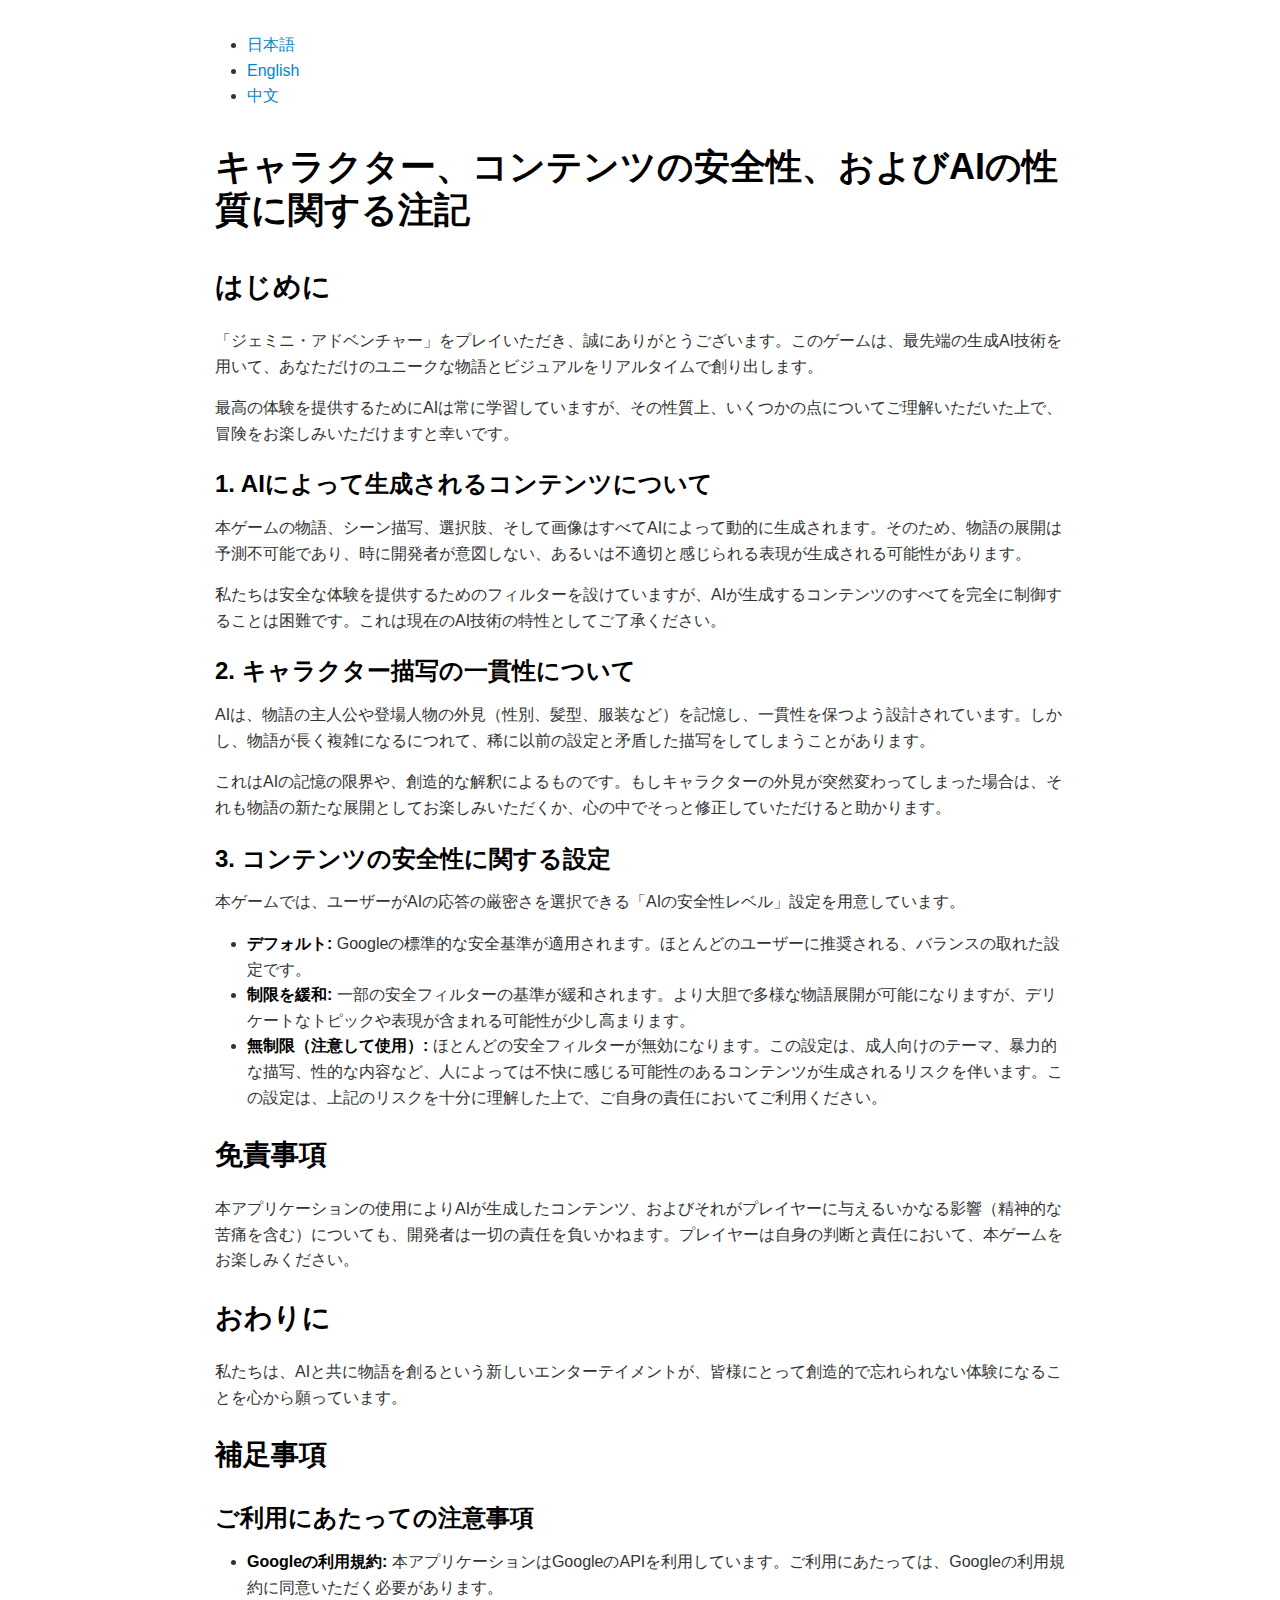
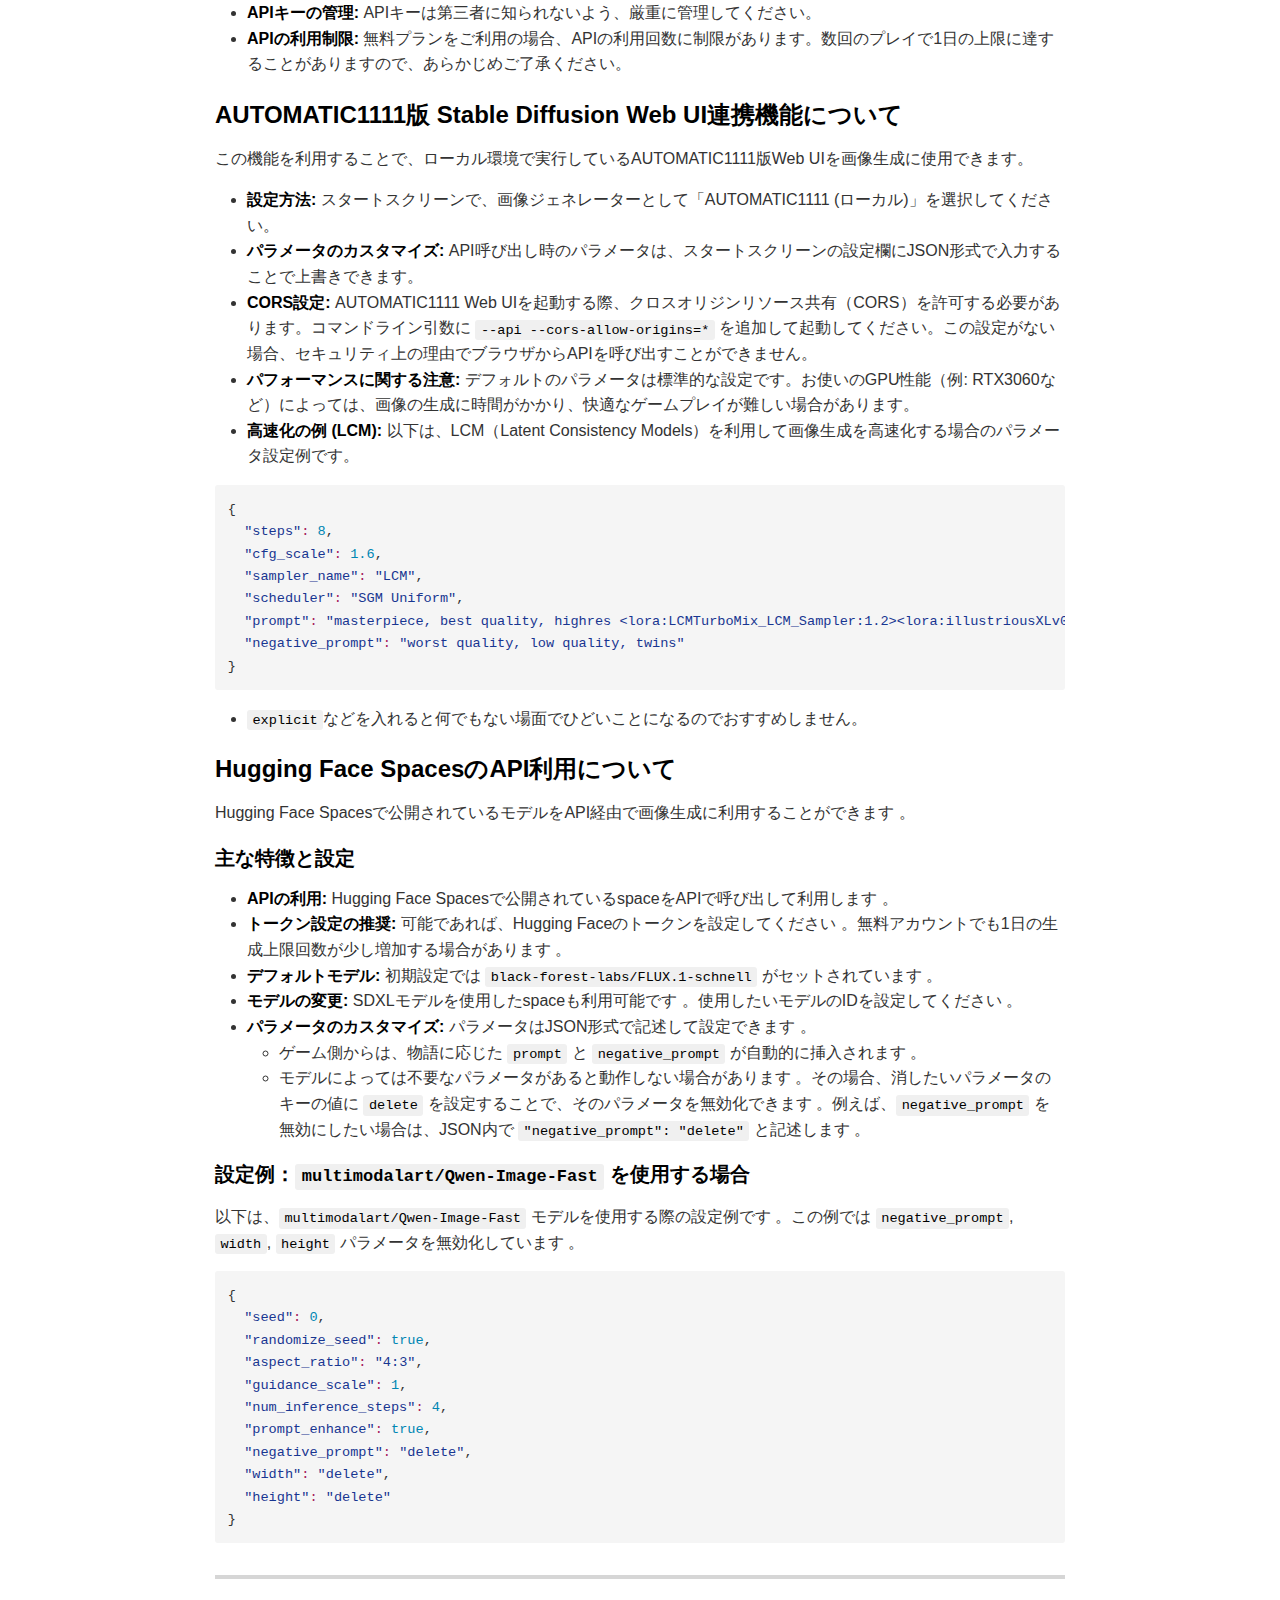
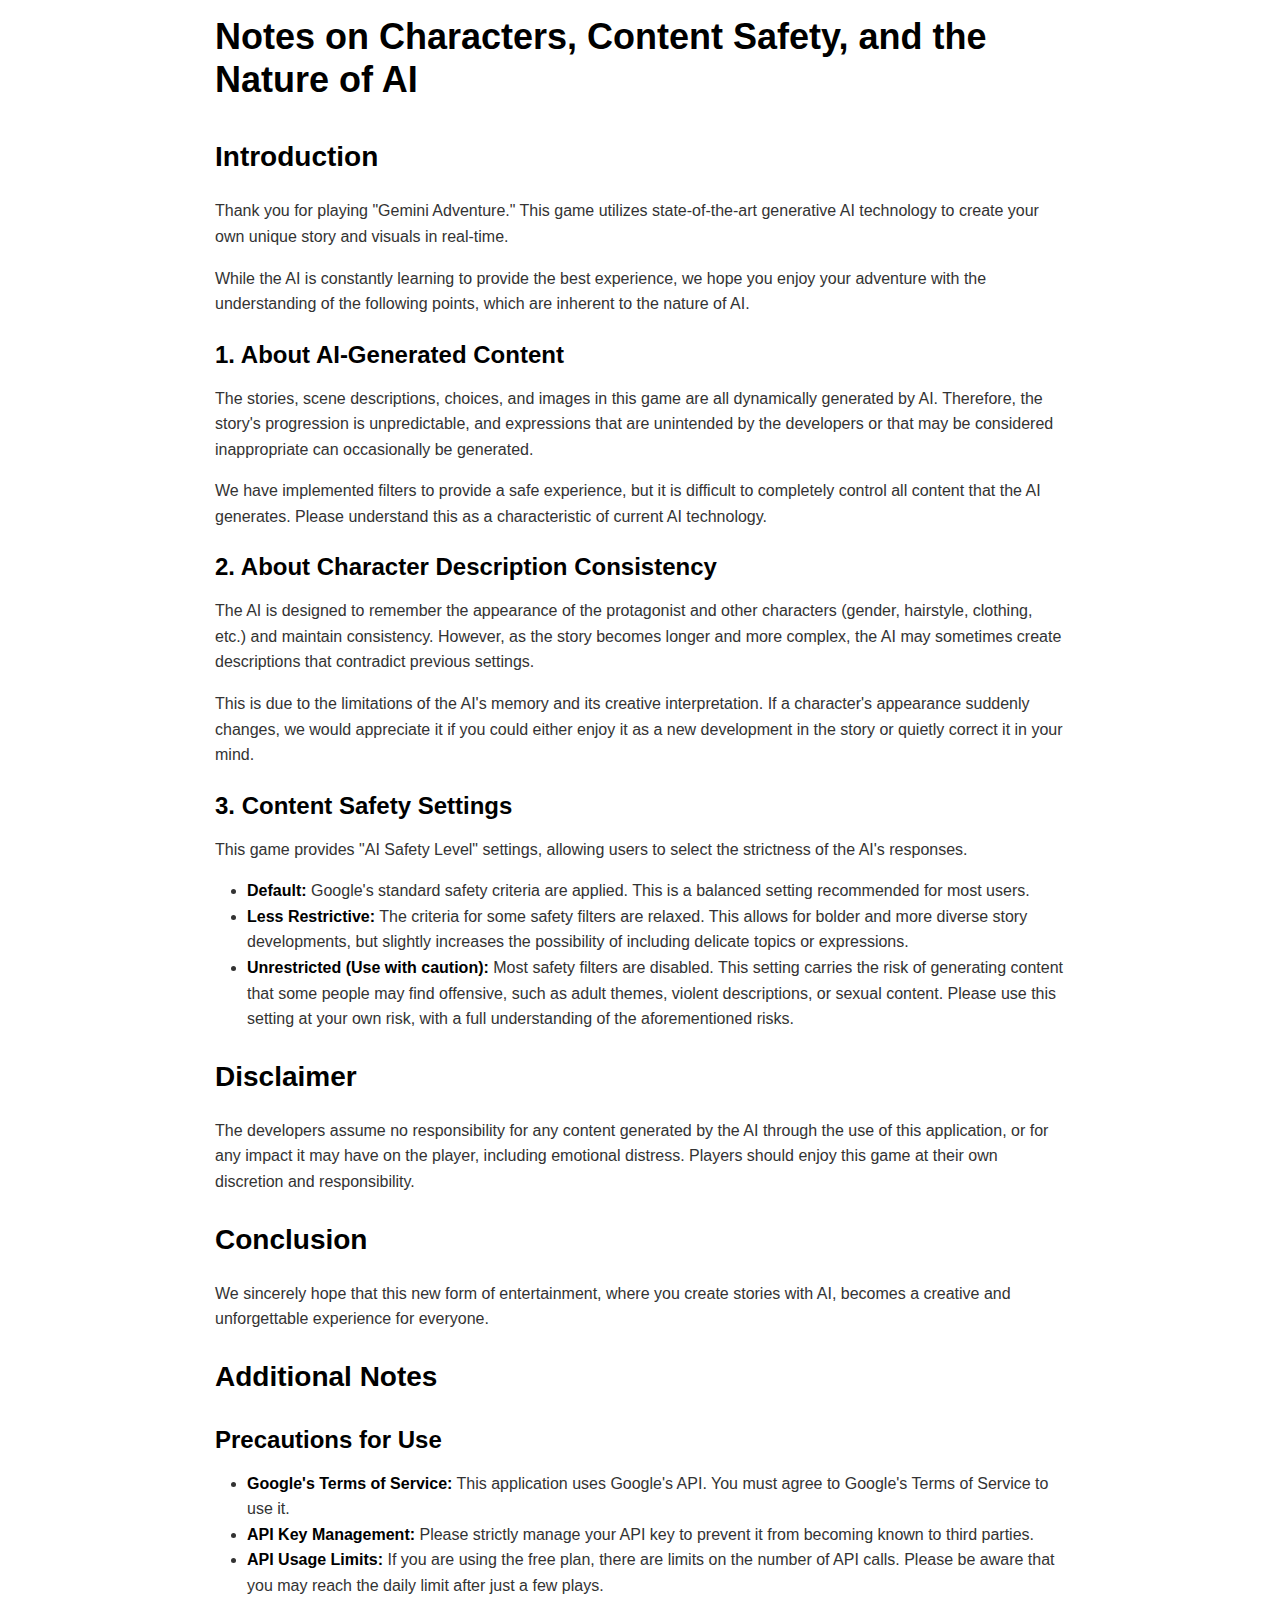
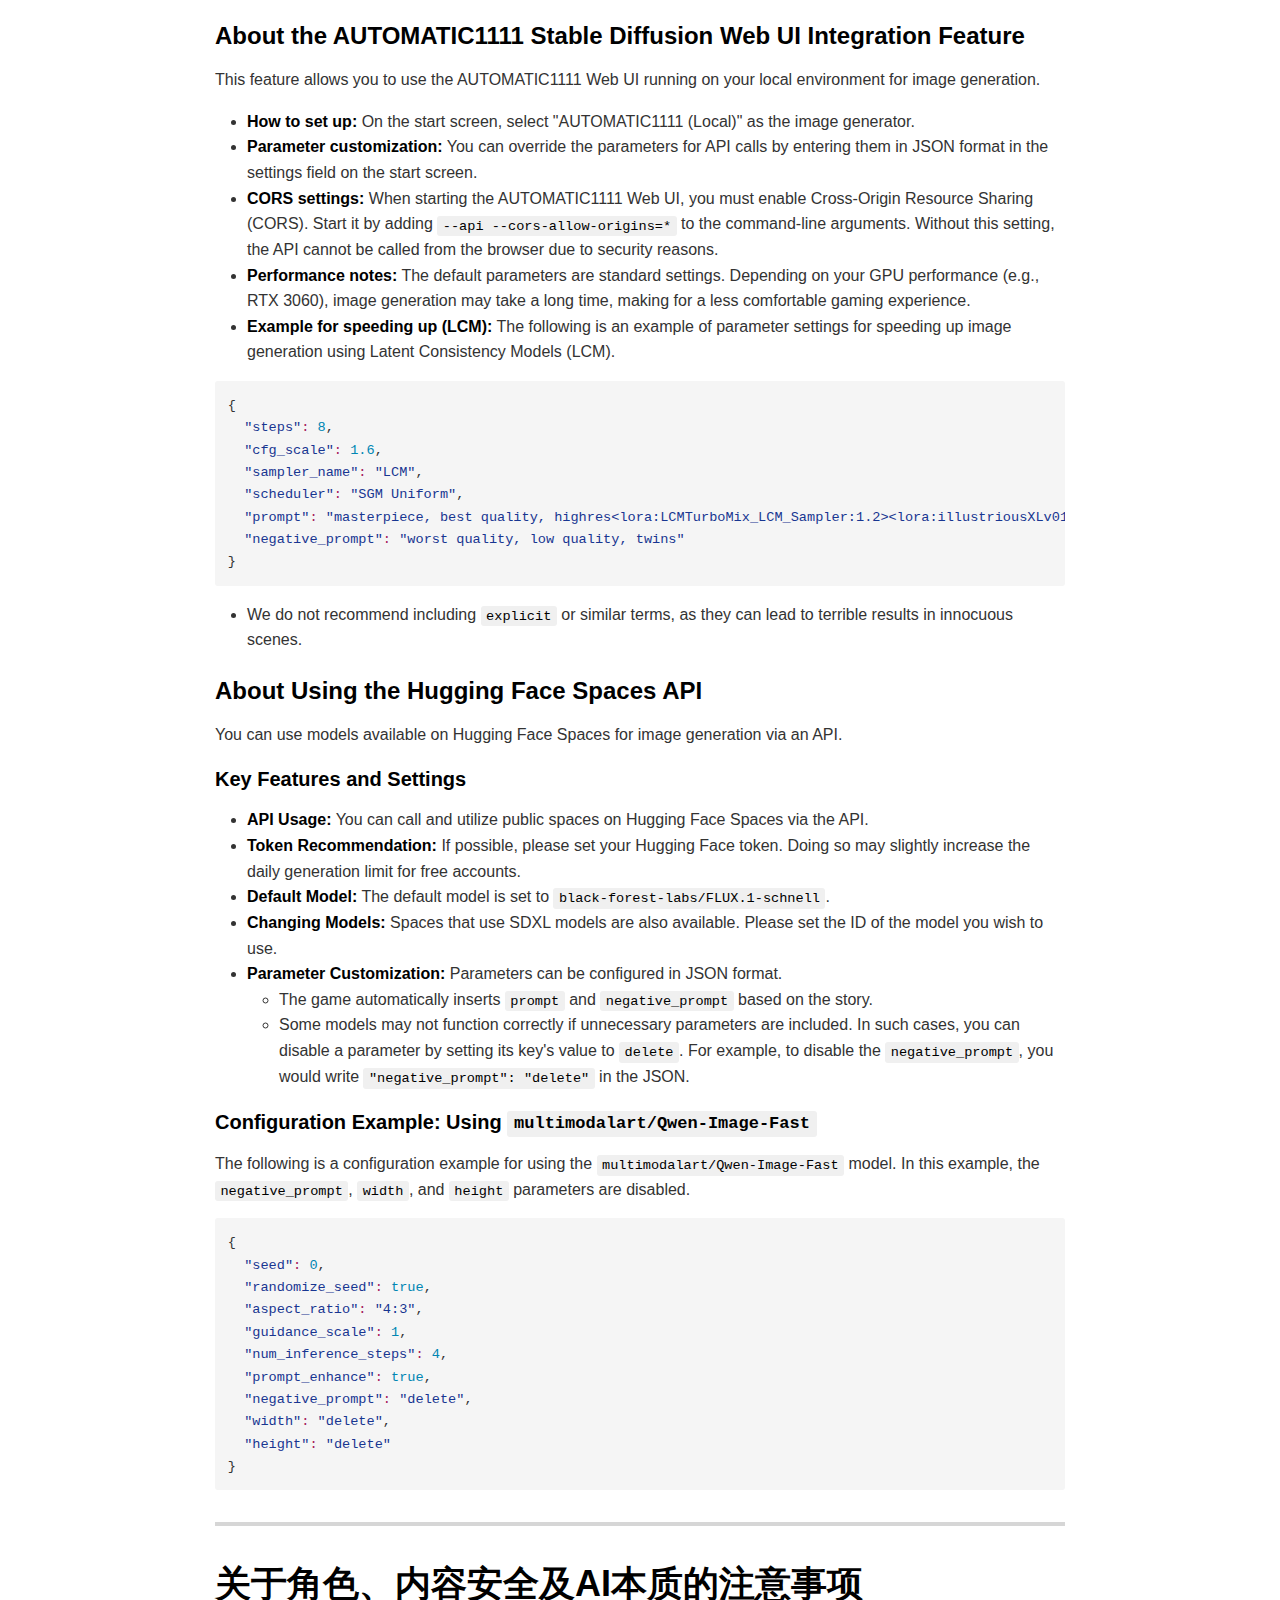
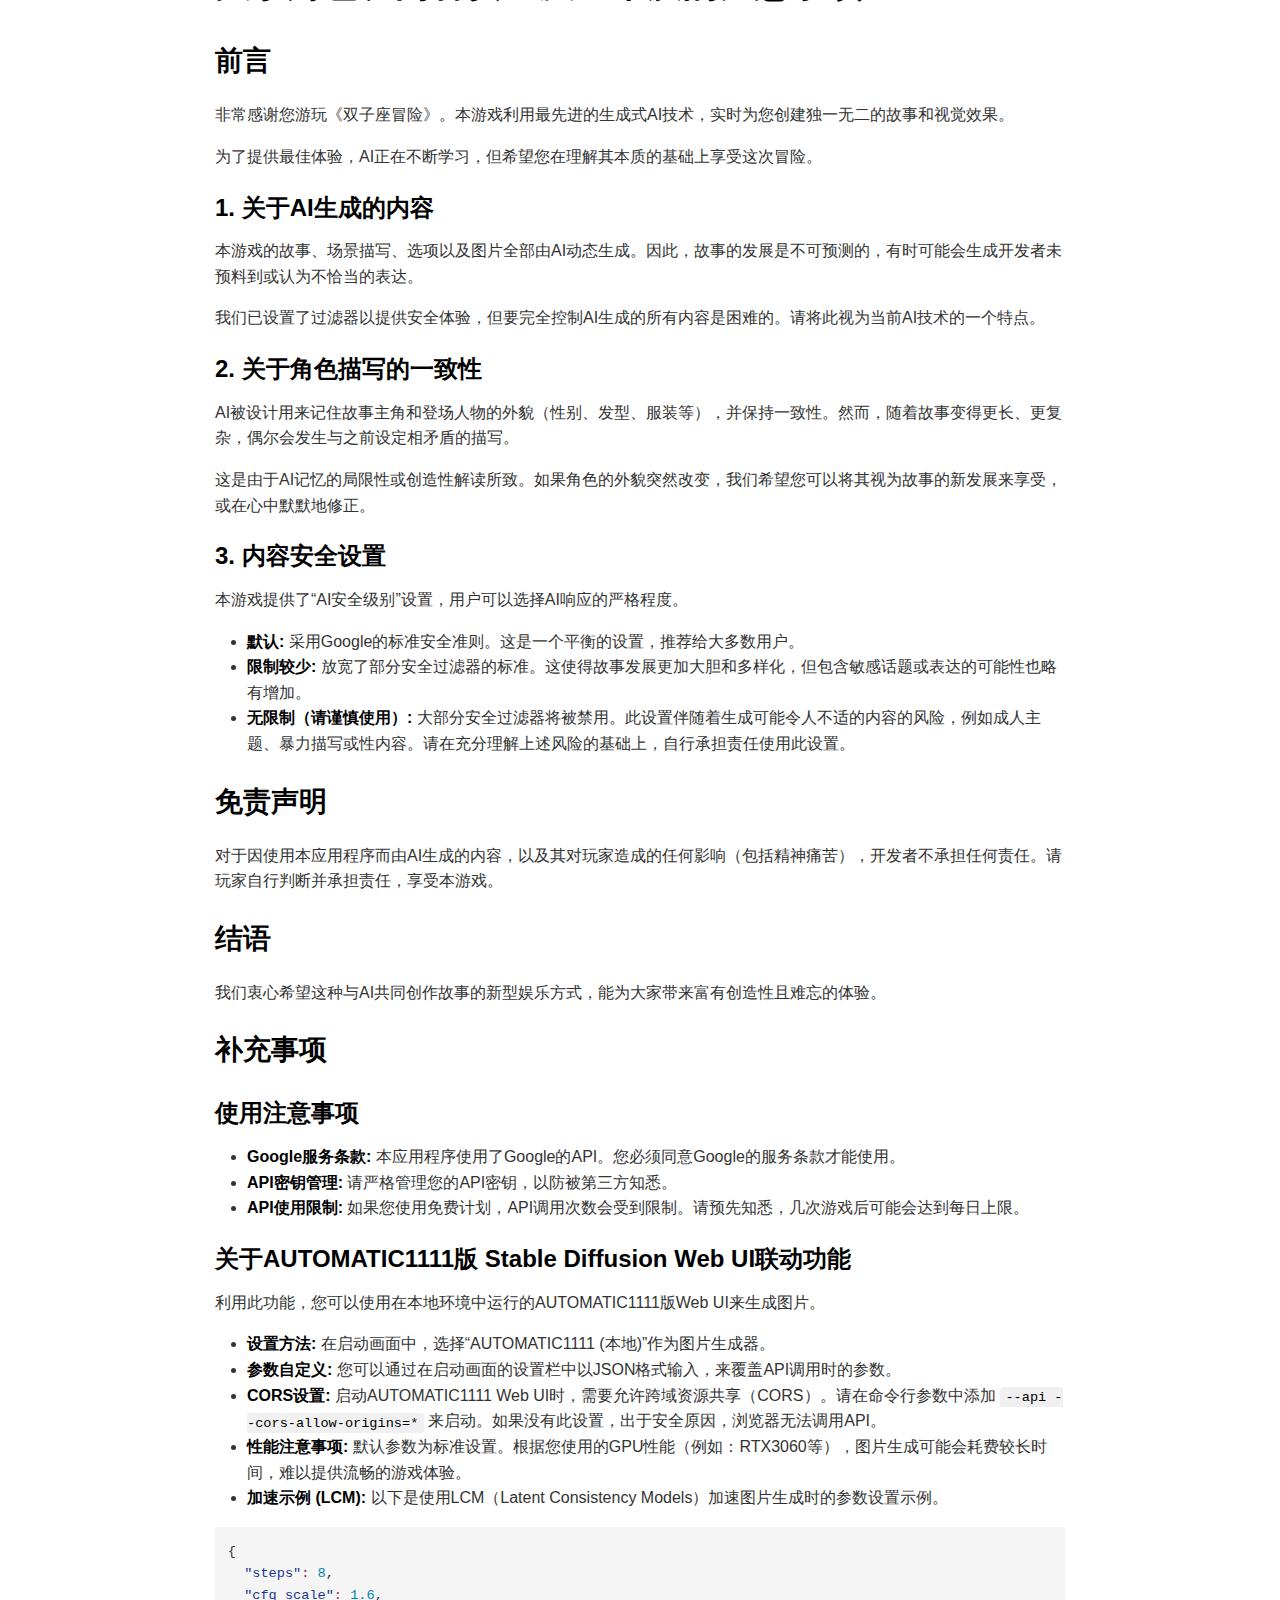
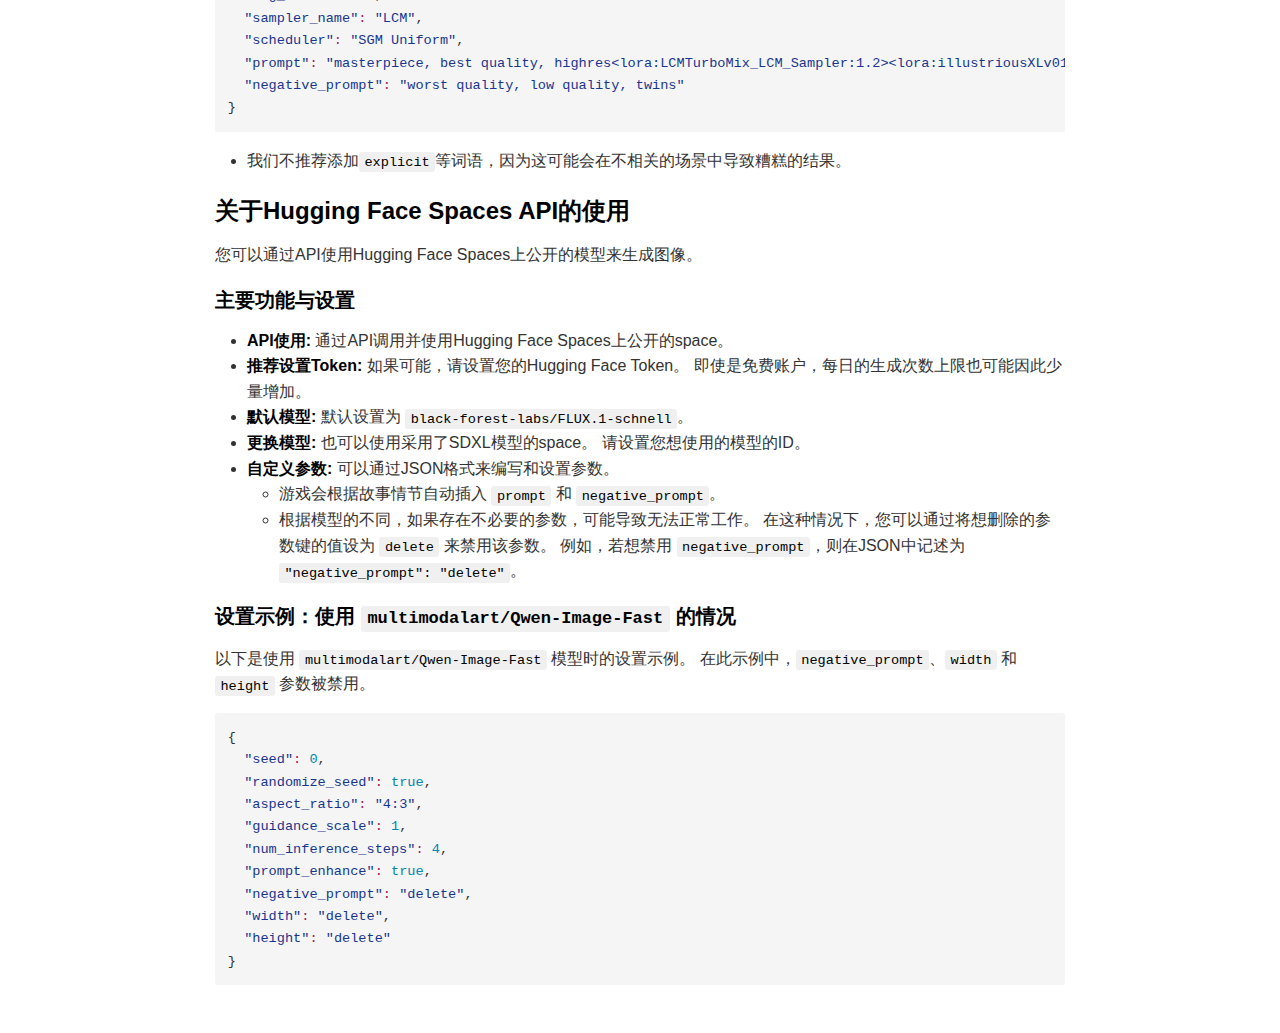
<file: dev/note.html>
<!DOCTYPE html><html><head>
      <title>note</title>
      <meta charset="utf-8">
      <meta name="viewport" content="width=device-width, initial-scale=1.0">
      
      
      
      
      
      
      <style>
      code[class*=language-],pre[class*=language-]{color:#333;background:0 0;font-family:Consolas,"Liberation Mono",Menlo,Courier,monospace;text-align:left;white-space:pre;word-spacing:normal;word-break:normal;word-wrap:normal;line-height:1.4;-moz-tab-size:8;-o-tab-size:8;tab-size:8;-webkit-hyphens:none;-moz-hyphens:none;-ms-hyphens:none;hyphens:none}pre[class*=language-]{padding:.8em;overflow:auto;border-radius:3px;background:#f5f5f5}:not(pre)>code[class*=language-]{padding:.1em;border-radius:.3em;white-space:normal;background:#f5f5f5}.token.blockquote,.token.comment{color:#969896}.token.cdata{color:#183691}.token.doctype,.token.macro.property,.token.punctuation,.token.variable{color:#333}.token.builtin,.token.important,.token.keyword,.token.operator,.token.rule{color:#a71d5d}.token.attr-value,.token.regex,.token.string,.token.url{color:#183691}.token.atrule,.token.boolean,.token.code,.token.command,.token.constant,.token.entity,.token.number,.token.property,.token.symbol{color:#0086b3}.token.prolog,.token.selector,.token.tag{color:#63a35c}.token.attr-name,.token.class,.token.class-name,.token.function,.token.id,.token.namespace,.token.pseudo-class,.token.pseudo-element,.token.url-reference .token.variable{color:#795da3}.token.entity{cursor:help}.token.title,.token.title .token.punctuation{font-weight:700;color:#1d3e81}.token.list{color:#ed6a43}.token.inserted{background-color:#eaffea;color:#55a532}.token.deleted{background-color:#ffecec;color:#bd2c00}.token.bold{font-weight:700}.token.italic{font-style:italic}.language-json .token.property{color:#183691}.language-markup .token.tag .token.punctuation{color:#333}.language-css .token.function,code.language-css{color:#0086b3}.language-yaml .token.atrule{color:#63a35c}code.language-yaml{color:#183691}.language-ruby .token.function{color:#333}.language-markdown .token.url{color:#795da3}.language-makefile .token.symbol{color:#795da3}.language-makefile .token.variable{color:#183691}.language-makefile .token.builtin{color:#0086b3}.language-bash .token.keyword{color:#0086b3}pre[data-line]{position:relative;padding:1em 0 1em 3em}pre[data-line] .line-highlight-wrapper{position:absolute;top:0;left:0;background-color:transparent;display:block;width:100%}pre[data-line] .line-highlight{position:absolute;left:0;right:0;padding:inherit 0;margin-top:1em;background:hsla(24,20%,50%,.08);background:linear-gradient(to right,hsla(24,20%,50%,.1) 70%,hsla(24,20%,50%,0));pointer-events:none;line-height:inherit;white-space:pre}pre[data-line] .line-highlight:before,pre[data-line] .line-highlight[data-end]:after{content:attr(data-start);position:absolute;top:.4em;left:.6em;min-width:1em;padding:0 .5em;background-color:hsla(24,20%,50%,.4);color:#f4f1ef;font:bold 65%/1.5 sans-serif;text-align:center;vertical-align:.3em;border-radius:999px;text-shadow:none;box-shadow:0 1px #fff}pre[data-line] .line-highlight[data-end]:after{content:attr(data-end);top:auto;bottom:.4em}html body{font-family:'Helvetica Neue',Helvetica,'Segoe UI',Arial,freesans,sans-serif;font-size:16px;line-height:1.6;color:#333;background-color:#fff;overflow:initial;box-sizing:border-box;word-wrap:break-word}html body>:first-child{margin-top:0}html body h1,html body h2,html body h3,html body h4,html body h5,html body h6{line-height:1.2;margin-top:1em;margin-bottom:16px;color:#000}html body h1{font-size:2.25em;font-weight:300;padding-bottom:.3em}html body h2{font-size:1.75em;font-weight:400;padding-bottom:.3em}html body h3{font-size:1.5em;font-weight:500}html body h4{font-size:1.25em;font-weight:600}html body h5{font-size:1.1em;font-weight:600}html body h6{font-size:1em;font-weight:600}html body h1,html body h2,html body h3,html body h4,html body h5{font-weight:600}html body h5{font-size:1em}html body h6{color:#5c5c5c}html body strong{color:#000}html body del{color:#5c5c5c}html body a:not([href]){color:inherit;text-decoration:none}html body a{color:#08c;text-decoration:none}html body a:hover{color:#00a3f5;text-decoration:none}html body img{max-width:100%}html body>p{margin-top:0;margin-bottom:16px;word-wrap:break-word}html body>ol,html body>ul{margin-bottom:16px}html body ol,html body ul{padding-left:2em}html body ol.no-list,html body ul.no-list{padding:0;list-style-type:none}html body ol ol,html body ol ul,html body ul ol,html body ul ul{margin-top:0;margin-bottom:0}html body li{margin-bottom:0}html body li.task-list-item{list-style:none}html body li>p{margin-top:0;margin-bottom:0}html body .task-list-item-checkbox{margin:0 .2em .25em -1.8em;vertical-align:middle}html body .task-list-item-checkbox:hover{cursor:pointer}html body blockquote{margin:16px 0;font-size:inherit;padding:0 15px;color:#5c5c5c;background-color:#f0f0f0;border-left:4px solid #d6d6d6}html body blockquote>:first-child{margin-top:0}html body blockquote>:last-child{margin-bottom:0}html body hr{height:4px;margin:32px 0;background-color:#d6d6d6;border:0 none}html body table{margin:10px 0 15px 0;border-collapse:collapse;border-spacing:0;display:block;width:100%;overflow:auto;word-break:normal;word-break:keep-all}html body table th{font-weight:700;color:#000}html body table td,html body table th{border:1px solid #d6d6d6;padding:6px 13px}html body dl{padding:0}html body dl dt{padding:0;margin-top:16px;font-size:1em;font-style:italic;font-weight:700}html body dl dd{padding:0 16px;margin-bottom:16px}html body code{font-family:Menlo,Monaco,Consolas,'Courier New',monospace;font-size:.85em;color:#000;background-color:#f0f0f0;border-radius:3px;padding:.2em 0}html body code::after,html body code::before{letter-spacing:-.2em;content:'\00a0'}html body pre>code{padding:0;margin:0;word-break:normal;white-space:pre;background:0 0;border:0}html body .highlight{margin-bottom:16px}html body .highlight pre,html body pre{padding:1em;overflow:auto;line-height:1.45;border:#d6d6d6;border-radius:3px}html body .highlight pre{margin-bottom:0;word-break:normal}html body pre code,html body pre tt{display:inline;max-width:initial;padding:0;margin:0;overflow:initial;line-height:inherit;word-wrap:normal;background-color:transparent;border:0}html body pre code:after,html body pre code:before,html body pre tt:after,html body pre tt:before{content:normal}html body blockquote,html body dl,html body ol,html body p,html body pre,html body ul{margin-top:0;margin-bottom:16px}html body kbd{color:#000;border:1px solid #d6d6d6;border-bottom:2px solid #c7c7c7;padding:2px 4px;background-color:#f0f0f0;border-radius:3px}@media print{html body{background-color:#fff}html body h1,html body h2,html body h3,html body h4,html body h5,html body h6{color:#000;page-break-after:avoid}html body blockquote{color:#5c5c5c}html body pre{page-break-inside:avoid}html body table{display:table}html body img{display:block;max-width:100%;max-height:100%}html body code,html body pre{word-wrap:break-word;white-space:pre}}.markdown-preview{width:100%;height:100%;box-sizing:border-box}.markdown-preview ul{list-style:disc}.markdown-preview ul ul{list-style:circle}.markdown-preview ul ul ul{list-style:square}.markdown-preview ol{list-style:decimal}.markdown-preview ol ol,.markdown-preview ul ol{list-style-type:lower-roman}.markdown-preview ol ol ol,.markdown-preview ol ul ol,.markdown-preview ul ol ol,.markdown-preview ul ul ol{list-style-type:lower-alpha}.markdown-preview .newpage,.markdown-preview .pagebreak{page-break-before:always}.markdown-preview pre.line-numbers{position:relative;padding-left:3.8em;counter-reset:linenumber}.markdown-preview pre.line-numbers>code{position:relative}.markdown-preview pre.line-numbers .line-numbers-rows{position:absolute;pointer-events:none;top:1em;font-size:100%;left:0;width:3em;letter-spacing:-1px;border-right:1px solid #999;-webkit-user-select:none;-moz-user-select:none;-ms-user-select:none;user-select:none}.markdown-preview pre.line-numbers .line-numbers-rows>span{pointer-events:none;display:block;counter-increment:linenumber}.markdown-preview pre.line-numbers .line-numbers-rows>span:before{content:counter(linenumber);color:#999;display:block;padding-right:.8em;text-align:right}.markdown-preview .mathjax-exps .MathJax_Display{text-align:center!important}.markdown-preview:not([data-for=preview]) .code-chunk .code-chunk-btn-group{display:none}.markdown-preview:not([data-for=preview]) .code-chunk .status{display:none}.markdown-preview:not([data-for=preview]) .code-chunk .output-div{margin-bottom:16px}.markdown-preview .md-toc{padding:0}.markdown-preview .md-toc .md-toc-link-wrapper .md-toc-link{display:inline;padding:.25rem 0}.markdown-preview .md-toc .md-toc-link-wrapper .md-toc-link div,.markdown-preview .md-toc .md-toc-link-wrapper .md-toc-link p{display:inline}.markdown-preview .md-toc .md-toc-link-wrapper.highlighted .md-toc-link{font-weight:800}.scrollbar-style::-webkit-scrollbar{width:8px}.scrollbar-style::-webkit-scrollbar-track{border-radius:10px;background-color:transparent}.scrollbar-style::-webkit-scrollbar-thumb{border-radius:5px;background-color:rgba(150,150,150,.66);border:4px solid rgba(150,150,150,.66);background-clip:content-box}html body[for=html-export]:not([data-presentation-mode]){position:relative;width:100%;height:100%;top:0;left:0;margin:0;padding:0;overflow:auto}html body[for=html-export]:not([data-presentation-mode]) .markdown-preview{position:relative;top:0;min-height:100vh}@media screen and (min-width:914px){html body[for=html-export]:not([data-presentation-mode]) .markdown-preview{padding:2em calc(50% - 457px + 2em)}}@media screen and (max-width:914px){html body[for=html-export]:not([data-presentation-mode]) .markdown-preview{padding:2em}}@media screen and (max-width:450px){html body[for=html-export]:not([data-presentation-mode]) .markdown-preview{font-size:14px!important;padding:1em}}@media print{html body[for=html-export]:not([data-presentation-mode]) #sidebar-toc-btn{display:none}}html body[for=html-export]:not([data-presentation-mode]) #sidebar-toc-btn{position:fixed;bottom:8px;left:8px;font-size:28px;cursor:pointer;color:inherit;z-index:99;width:32px;text-align:center;opacity:.4}html body[for=html-export]:not([data-presentation-mode])[html-show-sidebar-toc] #sidebar-toc-btn{opacity:1}html body[for=html-export]:not([data-presentation-mode])[html-show-sidebar-toc] .md-sidebar-toc{position:fixed;top:0;left:0;width:300px;height:100%;padding:32px 0 48px 0;font-size:14px;box-shadow:0 0 4px rgba(150,150,150,.33);box-sizing:border-box;overflow:auto;background-color:inherit}html body[for=html-export]:not([data-presentation-mode])[html-show-sidebar-toc] .md-sidebar-toc::-webkit-scrollbar{width:8px}html body[for=html-export]:not([data-presentation-mode])[html-show-sidebar-toc] .md-sidebar-toc::-webkit-scrollbar-track{border-radius:10px;background-color:transparent}html body[for=html-export]:not([data-presentation-mode])[html-show-sidebar-toc] .md-sidebar-toc::-webkit-scrollbar-thumb{border-radius:5px;background-color:rgba(150,150,150,.66);border:4px solid rgba(150,150,150,.66);background-clip:content-box}html body[for=html-export]:not([data-presentation-mode])[html-show-sidebar-toc] .md-sidebar-toc a{text-decoration:none}html body[for=html-export]:not([data-presentation-mode])[html-show-sidebar-toc] .md-sidebar-toc .md-toc{padding:0 16px}html body[for=html-export]:not([data-presentation-mode])[html-show-sidebar-toc] .md-sidebar-toc .md-toc .md-toc-link-wrapper .md-toc-link{display:inline;padding:.25rem 0}html body[for=html-export]:not([data-presentation-mode])[html-show-sidebar-toc] .md-sidebar-toc .md-toc .md-toc-link-wrapper .md-toc-link div,html body[for=html-export]:not([data-presentation-mode])[html-show-sidebar-toc] .md-sidebar-toc .md-toc .md-toc-link-wrapper .md-toc-link p{display:inline}html body[for=html-export]:not([data-presentation-mode])[html-show-sidebar-toc] .md-sidebar-toc .md-toc .md-toc-link-wrapper.highlighted .md-toc-link{font-weight:800}html body[for=html-export]:not([data-presentation-mode])[html-show-sidebar-toc] .markdown-preview{left:300px;width:calc(100% - 300px);padding:2em calc(50% - 457px - 300px / 2);margin:0;box-sizing:border-box}@media screen and (max-width:1274px){html body[for=html-export]:not([data-presentation-mode])[html-show-sidebar-toc] .markdown-preview{padding:2em}}@media screen and (max-width:450px){html body[for=html-export]:not([data-presentation-mode])[html-show-sidebar-toc] .markdown-preview{width:100%}}html body[for=html-export]:not([data-presentation-mode]):not([html-show-sidebar-toc]) .markdown-preview{left:50%;transform:translateX(-50%)}html body[for=html-export]:not([data-presentation-mode]):not([html-show-sidebar-toc]) .md-sidebar-toc{display:none}
.markdown-body {
  --base-size-4: 0.25rem;
  --base-size-8: 0.5rem;
  --base-size-16: 1rem;
  --base-size-24: 1.5rem;
  --base-size-40: 2.5rem;
  --base-text-weight-normal: 400;
  --base-text-weight-medium: 500;
  --base-text-weight-semibold: 600;
  --fontStack-monospace: ui-monospace, SFMono-Regular, SF Mono, Menlo, Consolas, Liberation Mono, monospace;
  --fgColor-accent: Highlight;
}
@media (prefers-color-scheme: dark) {
  .markdown-body,
  [data-theme="dark"] {
    /* dark */
    color-scheme: dark;
    --focus-outlineColor: #1f6feb;
    --fgColor-default: #f0f6fc;
    --fgColor-muted: #9198a1;
    --fgColor-accent: #4493f8;
    --fgColor-success: #3fb950;
    --fgColor-attention: #d29922;
    --fgColor-danger: #f85149;
    --fgColor-done: #ab7df8;
    --bgColor-default: #0d1117;
    --bgColor-muted: #151b23;
    --bgColor-neutral-muted: #656c7633;
    --bgColor-attention-muted: #bb800926;
    --borderColor-default: #3d444d;
    --borderColor-muted: #3d444db3;
    --borderColor-neutral-muted: #3d444db3;
    --borderColor-accent-emphasis: #1f6feb;
    --borderColor-success-emphasis: #238636;
    --borderColor-attention-emphasis: #9e6a03;
    --borderColor-danger-emphasis: #da3633;
    --borderColor-done-emphasis: #8957e5;
    --color-prettylights-syntax-comment: #9198a1;
    --color-prettylights-syntax-constant: #79c0ff;
    --color-prettylights-syntax-constant-other-reference-link: #a5d6ff;
    --color-prettylights-syntax-entity: #d2a8ff;
    --color-prettylights-syntax-storage-modifier-import: #f0f6fc;
    --color-prettylights-syntax-entity-tag: #7ee787;
    --color-prettylights-syntax-keyword: #ff7b72;
    --color-prettylights-syntax-string: #a5d6ff;
    --color-prettylights-syntax-variable: #ffa657;
    --color-prettylights-syntax-brackethighlighter-unmatched: #f85149;
    --color-prettylights-syntax-brackethighlighter-angle: #9198a1;
    --color-prettylights-syntax-invalid-illegal-text: #f0f6fc;
    --color-prettylights-syntax-invalid-illegal-bg: #8e1519;
    --color-prettylights-syntax-carriage-return-text: #f0f6fc;
    --color-prettylights-syntax-carriage-return-bg: #b62324;
    --color-prettylights-syntax-string-regexp: #7ee787;
    --color-prettylights-syntax-markup-list: #f2cc60;
    --color-prettylights-syntax-markup-heading: #1f6feb;
    --color-prettylights-syntax-markup-italic: #f0f6fc;
    --color-prettylights-syntax-markup-bold: #f0f6fc;
    --color-prettylights-syntax-markup-deleted-text: #ffdcd7;
    --color-prettylights-syntax-markup-deleted-bg: #67060c;
    --color-prettylights-syntax-markup-inserted-text: #aff5b4;
    --color-prettylights-syntax-markup-inserted-bg: #033a16;
    --color-prettylights-syntax-markup-changed-text: #ffdfb6;
    --color-prettylights-syntax-markup-changed-bg: #5a1e02;
    --color-prettylights-syntax-markup-ignored-text: #f0f6fc;
    --color-prettylights-syntax-markup-ignored-bg: #1158c7;
    --color-prettylights-syntax-meta-diff-range: #d2a8ff;
    --color-prettylights-syntax-sublimelinter-gutter-mark: #3d444d;
  }
}
@media (prefers-color-scheme: light) {
  .markdown-body,
  [data-theme="light"] {
    /* light */
    color-scheme: light;
    --focus-outlineColor: #0969da;
    --fgColor-default: #1f2328;
    --fgColor-muted: #59636e;
    --fgColor-accent: #0969da;
    --fgColor-success: #1a7f37;
    --fgColor-attention: #9a6700;
    --fgColor-danger: #d1242f;
    --fgColor-done: #8250df;
    --bgColor-default: #ffffff;
    --bgColor-muted: #f6f8fa;
    --bgColor-neutral-muted: #818b981f;
    --bgColor-attention-muted: #fff8c5;
    --borderColor-default: #d1d9e0;
    --borderColor-muted: #d1d9e0b3;
    --borderColor-neutral-muted: #d1d9e0b3;
    --borderColor-accent-emphasis: #0969da;
    --borderColor-success-emphasis: #1a7f37;
    --borderColor-attention-emphasis: #9a6700;
    --borderColor-danger-emphasis: #cf222e;
    --borderColor-done-emphasis: #8250df;
    --color-prettylights-syntax-comment: #59636e;
    --color-prettylights-syntax-constant: #0550ae;
    --color-prettylights-syntax-constant-other-reference-link: #0a3069;
    --color-prettylights-syntax-entity: #6639ba;
    --color-prettylights-syntax-storage-modifier-import: #1f2328;
    --color-prettylights-syntax-entity-tag: #0550ae;
    --color-prettylights-syntax-keyword: #cf222e;
    --color-prettylights-syntax-string: #0a3069;
    --color-prettylights-syntax-variable: #953800;
    --color-prettylights-syntax-brackethighlighter-unmatched: #82071e;
    --color-prettylights-syntax-brackethighlighter-angle: #59636e;
    --color-prettylights-syntax-invalid-illegal-text: #f6f8fa;
    --color-prettylights-syntax-invalid-illegal-bg: #82071e;
    --color-prettylights-syntax-carriage-return-text: #f6f8fa;
    --color-prettylights-syntax-carriage-return-bg: #cf222e;
    --color-prettylights-syntax-string-regexp: #116329;
    --color-prettylights-syntax-markup-list: #3b2300;
    --color-prettylights-syntax-markup-heading: #0550ae;
    --color-prettylights-syntax-markup-italic: #1f2328;
    --color-prettylights-syntax-markup-bold: #1f2328;
    --color-prettylights-syntax-markup-deleted-text: #82071e;
    --color-prettylights-syntax-markup-deleted-bg: #ffebe9;
    --color-prettylights-syntax-markup-inserted-text: #116329;
    --color-prettylights-syntax-markup-inserted-bg: #dafbe1;
    --color-prettylights-syntax-markup-changed-text: #953800;
    --color-prettylights-syntax-markup-changed-bg: #ffd8b5;
    --color-prettylights-syntax-markup-ignored-text: #d1d9e0;
    --color-prettylights-syntax-markup-ignored-bg: #0550ae;
    --color-prettylights-syntax-meta-diff-range: #8250df;
    --color-prettylights-syntax-sublimelinter-gutter-mark: #818b98;
  }
}
.markdown-body {
  -ms-text-size-adjust: 100%;
  -webkit-text-size-adjust: 100%;
  margin: 0;
  color: var(--fgColor-default);
  background-color: var(--bgColor-default);
  font-family: -apple-system, BlinkMacSystemFont, "Segoe UI", "Noto Sans", Helvetica, Arial, sans-serif, "Apple Color Emoji", "Segoe UI Emoji";
  font-size: 16px;
  line-height: 1.5;
  word-wrap: break-word;
}
.markdown-body .octicon {
  display: inline-block;
  fill: currentColor;
  vertical-align: text-bottom;
}
.markdown-body h1:hover .anchor .octicon-link:before,
.markdown-body h2:hover .anchor .octicon-link:before,
.markdown-body h3:hover .anchor .octicon-link:before,
.markdown-body h4:hover .anchor .octicon-link:before,
.markdown-body h5:hover .anchor .octicon-link:before,
.markdown-body h6:hover .anchor .octicon-link:before {
  width: 16px;
  height: 16px;
  content: ' ';
  display: inline-block;
  background-color: currentColor;
  -webkit-mask-image: url("data:image/svg+xml,<svg xmlns='http://www.w3.org/2000/svg' viewBox='0 0 16 16' version='1.1' aria-hidden='true'><path fill-rule='evenodd' d='M7.775 3.275a.75.75 0 001.06 1.06l1.25-1.25a2 2 0 112.83 2.83l-2.5 2.5a2 2 0 01-2.83 0 .75.75 0 00-1.06 1.06 3.5 3.5 0 004.95 0l2.5-2.5a3.5 3.5 0 00-4.95-4.95l-1.25 1.25zm-4.69 9.64a2 2 0 010-2.83l2.5-2.5a2 2 0 012.83 0 .75.75 0 001.06-1.06 3.5 3.5 0 00-4.95 0l-2.5 2.5a3.5 3.5 0 004.95 4.95l1.25-1.25a.75.75 0 00-1.06-1.06l-1.25 1.25a2 2 0 01-2.83 0z'></path></svg>");
  mask-image: url("data:image/svg+xml,<svg xmlns='http://www.w3.org/2000/svg' viewBox='0 0 16 16' version='1.1' aria-hidden='true'><path fill-rule='evenodd' d='M7.775 3.275a.75.75 0 001.06 1.06l1.25-1.25a2 2 0 112.83 2.83l-2.5 2.5a2 2 0 01-2.83 0 .75.75 0 00-1.06 1.06 3.5 3.5 0 004.95 0l2.5-2.5a3.5 3.5 0 00-4.95-4.95l-1.25 1.25zm-4.69 9.64a2 2 0 010-2.83l2.5-2.5a2 2 0 012.83 0 .75.75 0 001.06-1.06 3.5 3.5 0 00-4.95 0l-2.5 2.5a3.5 3.5 0 004.95 4.95l1.25-1.25a.75.75 0 00-1.06-1.06l-1.25 1.25a2 2 0 01-2.83 0z'></path></svg>");
}
.markdown-body details,
.markdown-body figcaption,
.markdown-body figure {
  display: block;
}
.markdown-body summary {
  display: list-item;
}
.markdown-body [hidden] {
  display: none !important;
}
.markdown-body a {
  background-color: transparent;
  color: var(--fgColor-accent);
  text-decoration: none;
}
.markdown-body abbr[title] {
  border-bottom: none;
  -webkit-text-decoration: underline dotted;
  text-decoration: underline dotted;
}
.markdown-body b,
.markdown-body strong {
  font-weight: var(--base-text-weight-semibold, 600);
}
.markdown-body dfn {
  font-style: italic;
}
.markdown-body h1 {
  margin: 0.67em 0;
  font-weight: var(--base-text-weight-semibold, 600);
  padding-bottom: 0.3em;
  font-size: 2em;
  border-bottom: 1px solid var(--borderColor-muted);
}
.markdown-body mark {
  background-color: var(--bgColor-attention-muted);
  color: var(--fgColor-default);
}
.markdown-body small {
  font-size: 90%;
}
.markdown-body sub,
.markdown-body sup {
  font-size: 75%;
  line-height: 0;
  position: relative;
  vertical-align: baseline;
}
.markdown-body sub {
  bottom: -0.25em;
}
.markdown-body sup {
  top: -0.5em;
}
.markdown-body img {
  border-style: none;
  max-width: 100%;
  box-sizing: content-box;
}
.markdown-body code,
.markdown-body kbd,
.markdown-body pre,
.markdown-body samp {
  font-family: monospace;
  font-size: 1em;
}
.markdown-body figure {
  margin: 1em var(--base-size-40);
}
.markdown-body hr {
  box-sizing: content-box;
  overflow: hidden;
  background: transparent;
  border-bottom: 1px solid var(--borderColor-muted);
  height: 0.25em;
  padding: 0;
  margin: var(--base-size-24) 0;
  background-color: var(--borderColor-default);
  border: 0;
}
.markdown-body input {
  font: inherit;
  margin: 0;
  overflow: visible;
  font-family: inherit;
  font-size: inherit;
  line-height: inherit;
}
.markdown-body [type=button],
.markdown-body [type=reset],
.markdown-body [type=submit] {
  -webkit-appearance: button;
  appearance: button;
}
.markdown-body [type=checkbox],
.markdown-body [type=radio] {
  box-sizing: border-box;
  padding: 0;
}
.markdown-body [type=number]::-webkit-inner-spin-button,
.markdown-body [type=number]::-webkit-outer-spin-button {
  height: auto;
}
.markdown-body [type=search]::-webkit-search-cancel-button,
.markdown-body [type=search]::-webkit-search-decoration {
  -webkit-appearance: none;
  appearance: none;
}
.markdown-body ::-webkit-input-placeholder {
  color: inherit;
  opacity: 0.54;
}
.markdown-body ::-webkit-file-upload-button {
  -webkit-appearance: button;
  appearance: button;
  font: inherit;
}
.markdown-body a:hover {
  text-decoration: underline;
}
.markdown-body ::placeholder {
  color: var(--fgColor-muted);
  opacity: 1;
}
.markdown-body hr::before {
  display: table;
  content: "";
}
.markdown-body hr::after {
  display: table;
  clear: both;
  content: "";
}
.markdown-body table {
  border-spacing: 0;
  border-collapse: collapse;
  display: block;
  width: max-content;
  max-width: 100%;
  overflow: auto;
  font-variant: tabular-nums;
}
.markdown-body td,
.markdown-body th {
  padding: 0;
}
.markdown-body details summary {
  cursor: pointer;
}
.markdown-body a:focus,
.markdown-body [role=button]:focus,
.markdown-body input[type=radio]:focus,
.markdown-body input[type=checkbox]:focus {
  outline: 2px solid var(--focus-outlineColor);
  outline-offset: -2px;
  box-shadow: none;
}
.markdown-body a:focus:not(:focus-visible),
.markdown-body [role=button]:focus:not(:focus-visible),
.markdown-body input[type=radio]:focus:not(:focus-visible),
.markdown-body input[type=checkbox]:focus:not(:focus-visible) {
  outline: solid 1px transparent;
}
.markdown-body a:focus-visible,
.markdown-body [role=button]:focus-visible,
.markdown-body input[type=radio]:focus-visible,
.markdown-body input[type=checkbox]:focus-visible {
  outline: 2px solid var(--focus-outlineColor);
  outline-offset: -2px;
  box-shadow: none;
}
.markdown-body a:not([class]):focus,
.markdown-body a:not([class]):focus-visible,
.markdown-body input[type=radio]:focus,
.markdown-body input[type=radio]:focus-visible,
.markdown-body input[type=checkbox]:focus,
.markdown-body input[type=checkbox]:focus-visible {
  outline-offset: 0;
}
.markdown-body kbd {
  display: inline-block;
  padding: var(--base-size-4);
  font: 11px var(--fontStack-monospace, ui-monospace, SFMono-Regular, SF Mono, Menlo, Consolas, Liberation Mono, monospace);
  line-height: 10px;
  color: var(--fgColor-default);
  vertical-align: middle;
  background-color: var(--bgColor-muted);
  border: solid 1px var(--borderColor-neutral-muted);
  border-bottom-color: var(--borderColor-neutral-muted);
  border-radius: 6px;
  box-shadow: inset 0 -1px 0 var(--borderColor-neutral-muted);
}
.markdown-body h1,
.markdown-body h2,
.markdown-body h3,
.markdown-body h4,
.markdown-body h5,
.markdown-body h6 {
  margin-top: var(--base-size-24);
  margin-bottom: var(--base-size-16);
  font-weight: var(--base-text-weight-semibold, 600);
  line-height: 1.25;
}
.markdown-body h2 {
  font-weight: var(--base-text-weight-semibold, 600);
  padding-bottom: 0.3em;
  font-size: 1.5em;
  border-bottom: 1px solid var(--borderColor-muted);
}
.markdown-body h3 {
  font-weight: var(--base-text-weight-semibold, 600);
  font-size: 1.25em;
}
.markdown-body h4 {
  font-weight: var(--base-text-weight-semibold, 600);
  font-size: 1em;
}
.markdown-body h5 {
  font-weight: var(--base-text-weight-semibold, 600);
  font-size: 0.875em;
}
.markdown-body h6 {
  font-weight: var(--base-text-weight-semibold, 600);
  font-size: 0.85em;
  color: var(--fgColor-muted);
}
.markdown-body p {
  margin-top: 0;
  margin-bottom: 10px;
}
.markdown-body blockquote {
  margin: 0;
  padding: 0 1em;
  color: var(--fgColor-muted);
  border-left: 0.25em solid var(--borderColor-default);
}
.markdown-body ul,
.markdown-body ol {
  margin-top: 0;
  margin-bottom: 0;
  padding-left: 2em;
}
.markdown-body ol ol,
.markdown-body ul ol {
  list-style-type: lower-roman;
}
.markdown-body ul ul ol,
.markdown-body ul ol ol,
.markdown-body ol ul ol,
.markdown-body ol ol ol {
  list-style-type: lower-alpha;
}
.markdown-body dd {
  margin-left: 0;
}
.markdown-body tt,
.markdown-body code,
.markdown-body samp {
  font-family: var(--fontStack-monospace, ui-monospace, SFMono-Regular, SF Mono, Menlo, Consolas, Liberation Mono, monospace);
  font-size: 12px;
}
.markdown-body pre {
  margin-top: 0;
  margin-bottom: 0;
  font-family: var(--fontStack-monospace, ui-monospace, SFMono-Regular, SF Mono, Menlo, Consolas, Liberation Mono, monospace);
  font-size: 12px;
  word-wrap: normal;
}
.markdown-body .octicon {
  display: inline-block;
  overflow: visible !important;
  vertical-align: text-bottom;
  fill: currentColor;
}
.markdown-body input::-webkit-outer-spin-button,
.markdown-body input::-webkit-inner-spin-button {
  margin: 0;
  appearance: none;
}
.markdown-body .mr-2 {
  margin-right: var(--base-size-8, 8px) !important;
}
.markdown-body::before {
  display: table;
  content: "";
}
.markdown-body::after {
  display: table;
  clear: both;
  content: "";
}
.markdown-body > *:first-child {
  margin-top: 0 !important;
}
.markdown-body > *:last-child {
  margin-bottom: 0 !important;
}
.markdown-body a:not([href]) {
  color: inherit;
  text-decoration: none;
}
.markdown-body .absent {
  color: var(--fgColor-danger);
}
.markdown-body .anchor {
  float: left;
  padding-right: var(--base-size-4);
  margin-left: -20px;
  line-height: 1;
}
.markdown-body .anchor:focus {
  outline: none;
}
.markdown-body p,
.markdown-body blockquote,
.markdown-body ul,
.markdown-body ol,
.markdown-body dl,
.markdown-body table,
.markdown-body pre,
.markdown-body details {
  margin-top: 0;
  margin-bottom: var(--base-size-16);
}
.markdown-body blockquote > :first-child {
  margin-top: 0;
}
.markdown-body blockquote > :last-child {
  margin-bottom: 0;
}
.markdown-body h1 .octicon-link,
.markdown-body h2 .octicon-link,
.markdown-body h3 .octicon-link,
.markdown-body h4 .octicon-link,
.markdown-body h5 .octicon-link,
.markdown-body h6 .octicon-link {
  color: var(--fgColor-default);
  vertical-align: middle;
  visibility: hidden;
}
.markdown-body h1:hover .anchor,
.markdown-body h2:hover .anchor,
.markdown-body h3:hover .anchor,
.markdown-body h4:hover .anchor,
.markdown-body h5:hover .anchor,
.markdown-body h6:hover .anchor {
  text-decoration: none;
}
.markdown-body h1:hover .anchor .octicon-link,
.markdown-body h2:hover .anchor .octicon-link,
.markdown-body h3:hover .anchor .octicon-link,
.markdown-body h4:hover .anchor .octicon-link,
.markdown-body h5:hover .anchor .octicon-link,
.markdown-body h6:hover .anchor .octicon-link {
  visibility: visible;
}
.markdown-body h1 tt,
.markdown-body h1 code,
.markdown-body h2 tt,
.markdown-body h2 code,
.markdown-body h3 tt,
.markdown-body h3 code,
.markdown-body h4 tt,
.markdown-body h4 code,
.markdown-body h5 tt,
.markdown-body h5 code,
.markdown-body h6 tt,
.markdown-body h6 code {
  padding: 0 0.2em;
  font-size: inherit;
}
.markdown-body summary h1,
.markdown-body summary h2,
.markdown-body summary h3,
.markdown-body summary h4,
.markdown-body summary h5,
.markdown-body summary h6 {
  display: inline-block;
}
.markdown-body summary h1 .anchor,
.markdown-body summary h2 .anchor,
.markdown-body summary h3 .anchor,
.markdown-body summary h4 .anchor,
.markdown-body summary h5 .anchor,
.markdown-body summary h6 .anchor {
  margin-left: -40px;
}
.markdown-body summary h1,
.markdown-body summary h2 {
  padding-bottom: 0;
  border-bottom: 0;
}
.markdown-body ul.no-list,
.markdown-body ol.no-list {
  padding: 0;
  list-style-type: none;
}
.markdown-body ol[type="a s"] {
  list-style-type: lower-alpha;
}
.markdown-body ol[type="A s"] {
  list-style-type: upper-alpha;
}
.markdown-body ol[type="i s"] {
  list-style-type: lower-roman;
}
.markdown-body ol[type="I s"] {
  list-style-type: upper-roman;
}
.markdown-body ol[type="1"] {
  list-style-type: decimal;
}
.markdown-body div > ol:not([type]) {
  list-style-type: decimal;
}
.markdown-body ul ul,
.markdown-body ul ol,
.markdown-body ol ol,
.markdown-body ol ul {
  margin-top: 0;
  margin-bottom: 0;
}
.markdown-body li > p {
  margin-top: var(--base-size-16);
}
.markdown-body li + li {
  margin-top: 0.25em;
}
.markdown-body dl {
  padding: 0;
}
.markdown-body dl dt {
  padding: 0;
  margin-top: var(--base-size-16);
  font-size: 1em;
  font-style: italic;
  font-weight: var(--base-text-weight-semibold, 600);
}
.markdown-body dl dd {
  padding: 0 var(--base-size-16);
  margin-bottom: var(--base-size-16);
}
.markdown-body table th {
  font-weight: var(--base-text-weight-semibold, 600);
}
.markdown-body table th,
.markdown-body table td {
  padding: 6px 13px;
  border: 1px solid var(--borderColor-default);
}
.markdown-body table td > :last-child {
  margin-bottom: 0;
}
.markdown-body table tr {
  background-color: var(--bgColor-default);
  border-top: 1px solid var(--borderColor-muted);
}
.markdown-body table tr:nth-child(2n) {
  background-color: var(--bgColor-muted);
}
.markdown-body table img {
  background-color: transparent;
}
.markdown-body img[align=right] {
  padding-left: 20px;
}
.markdown-body img[align=left] {
  padding-right: 20px;
}
.markdown-body .emoji {
  max-width: none;
  vertical-align: text-top;
  background-color: transparent;
}
.markdown-body span.frame {
  display: block;
  overflow: hidden;
}
.markdown-body span.frame > span {
  display: block;
  float: left;
  width: auto;
  padding: 7px;
  margin: 13px 0 0;
  overflow: hidden;
  border: 1px solid var(--borderColor-default);
}
.markdown-body span.frame span img {
  display: block;
  float: left;
}
.markdown-body span.frame span span {
  display: block;
  padding: 5px 0 0;
  clear: both;
  color: var(--fgColor-default);
}
.markdown-body span.align-center {
  display: block;
  overflow: hidden;
  clear: both;
}
.markdown-body span.align-center > span {
  display: block;
  margin: 13px auto 0;
  overflow: hidden;
  text-align: center;
}
.markdown-body span.align-center span img {
  margin: 0 auto;
  text-align: center;
}
.markdown-body span.align-right {
  display: block;
  overflow: hidden;
  clear: both;
}
.markdown-body span.align-right > span {
  display: block;
  margin: 13px 0 0;
  overflow: hidden;
  text-align: right;
}
.markdown-body span.align-right span img {
  margin: 0;
  text-align: right;
}
.markdown-body span.float-left {
  display: block;
  float: left;
  margin-right: 13px;
  overflow: hidden;
}
.markdown-body span.float-left span {
  margin: 13px 0 0;
}
.markdown-body span.float-right {
  display: block;
  float: right;
  margin-left: 13px;
  overflow: hidden;
}
.markdown-body span.float-right > span {
  display: block;
  margin: 13px auto 0;
  overflow: hidden;
  text-align: right;
}
.markdown-body code,
.markdown-body tt {
  padding: 0.2em 0.4em;
  margin: 0;
  font-size: 85%;
  white-space: break-spaces;
  background-color: var(--bgColor-neutral-muted);
  border-radius: 6px;
}
.markdown-body code br,
.markdown-body tt br {
  display: none;
}
.markdown-body del code {
  text-decoration: inherit;
}
.markdown-body samp {
  font-size: 85%;
}
.markdown-body pre code {
  font-size: 100%;
}
.markdown-body pre > code {
  padding: 0;
  margin: 0;
  word-break: normal;
  white-space: pre;
  background: transparent;
  border: 0;
}
.markdown-body .highlight {
  margin-bottom: var(--base-size-16);
}
.markdown-body .highlight pre {
  margin-bottom: 0;
  word-break: normal;
}
.markdown-body .highlight pre,
.markdown-body pre {
  padding: var(--base-size-16);
  overflow: auto;
  font-size: 85%;
  line-height: 1.45;
  color: var(--fgColor-default);
  background-color: var(--bgColor-muted);
  border-radius: 6px;
}
.markdown-body pre code,
.markdown-body pre tt {
  display: inline;
  max-width: auto;
  padding: 0;
  margin: 0;
  overflow: visible;
  line-height: inherit;
  word-wrap: normal;
  background-color: transparent;
  border: 0;
}
.markdown-body .csv-data td,
.markdown-body .csv-data th {
  padding: 5px;
  overflow: hidden;
  font-size: 12px;
  line-height: 1;
  text-align: left;
  white-space: nowrap;
}
.markdown-body .csv-data .blob-num {
  padding: 10px var(--base-size-8) 9px;
  text-align: right;
  background: var(--bgColor-default);
  border: 0;
}
.markdown-body .csv-data tr {
  border-top: 0;
}
.markdown-body .csv-data th {
  font-weight: var(--base-text-weight-semibold, 600);
  background: var(--bgColor-muted);
  border-top: 0;
}
.markdown-body [data-footnote-ref]::before {
  content: "[";
}
.markdown-body [data-footnote-ref]::after {
  content: "]";
}
.markdown-body .footnotes {
  font-size: 12px;
  color: var(--fgColor-muted);
  border-top: 1px solid var(--borderColor-default);
}
.markdown-body .footnotes ol {
  padding-left: var(--base-size-16);
}
.markdown-body .footnotes ol ul {
  display: inline-block;
  padding-left: var(--base-size-16);
  margin-top: var(--base-size-16);
}
.markdown-body .footnotes li {
  position: relative;
}
.markdown-body .footnotes li:target::before {
  position: absolute;
  top: calc(var(--base-size-8)*-1);
  right: calc(var(--base-size-8)*-1);
  bottom: calc(var(--base-size-8)*-1);
  left: calc(var(--base-size-24)*-1);
  pointer-events: none;
  content: "";
  border: 2px solid var(--borderColor-accent-emphasis);
  border-radius: 6px;
}
.markdown-body .footnotes li:target {
  color: var(--fgColor-default);
}
.markdown-body .footnotes .data-footnote-backref g-emoji {
  font-family: monospace;
}
.markdown-body body:has(:modal) {
  padding-right: var(--dialog-scrollgutter) !important;
}
.markdown-body .pl-c {
  color: var(--color-prettylights-syntax-comment);
}
.markdown-body .pl-c1,
.markdown-body .pl-s .pl-v {
  color: var(--color-prettylights-syntax-constant);
}
.markdown-body .pl-e,
.markdown-body .pl-en {
  color: var(--color-prettylights-syntax-entity);
}
.markdown-body .pl-smi,
.markdown-body .pl-s .pl-s1 {
  color: var(--color-prettylights-syntax-storage-modifier-import);
}
.markdown-body .pl-ent {
  color: var(--color-prettylights-syntax-entity-tag);
}
.markdown-body .pl-k {
  color: var(--color-prettylights-syntax-keyword);
}
.markdown-body .pl-s,
.markdown-body .pl-pds,
.markdown-body .pl-s .pl-pse .pl-s1,
.markdown-body .pl-sr,
.markdown-body .pl-sr .pl-cce,
.markdown-body .pl-sr .pl-sre,
.markdown-body .pl-sr .pl-sra {
  color: var(--color-prettylights-syntax-string);
}
.markdown-body .pl-v,
.markdown-body .pl-smw {
  color: var(--color-prettylights-syntax-variable);
}
.markdown-body .pl-bu {
  color: var(--color-prettylights-syntax-brackethighlighter-unmatched);
}
.markdown-body .pl-ii {
  color: var(--color-prettylights-syntax-invalid-illegal-text);
  background-color: var(--color-prettylights-syntax-invalid-illegal-bg);
}
.markdown-body .pl-c2 {
  color: var(--color-prettylights-syntax-carriage-return-text);
  background-color: var(--color-prettylights-syntax-carriage-return-bg);
}
.markdown-body .pl-sr .pl-cce {
  font-weight: bold;
  color: var(--color-prettylights-syntax-string-regexp);
}
.markdown-body .pl-ml {
  color: var(--color-prettylights-syntax-markup-list);
}
.markdown-body .pl-mh,
.markdown-body .pl-mh .pl-en,
.markdown-body .pl-ms {
  font-weight: bold;
  color: var(--color-prettylights-syntax-markup-heading);
}
.markdown-body .pl-mi {
  font-style: italic;
  color: var(--color-prettylights-syntax-markup-italic);
}
.markdown-body .pl-mb {
  font-weight: bold;
  color: var(--color-prettylights-syntax-markup-bold);
}
.markdown-body .pl-md {
  color: var(--color-prettylights-syntax-markup-deleted-text);
  background-color: var(--color-prettylights-syntax-markup-deleted-bg);
}
.markdown-body .pl-mi1 {
  color: var(--color-prettylights-syntax-markup-inserted-text);
  background-color: var(--color-prettylights-syntax-markup-inserted-bg);
}
.markdown-body .pl-mc {
  color: var(--color-prettylights-syntax-markup-changed-text);
  background-color: var(--color-prettylights-syntax-markup-changed-bg);
}
.markdown-body .pl-mi2 {
  color: var(--color-prettylights-syntax-markup-ignored-text);
  background-color: var(--color-prettylights-syntax-markup-ignored-bg);
}
.markdown-body .pl-mdr {
  font-weight: bold;
  color: var(--color-prettylights-syntax-meta-diff-range);
}
.markdown-body .pl-ba {
  color: var(--color-prettylights-syntax-brackethighlighter-angle);
}
.markdown-body .pl-sg {
  color: var(--color-prettylights-syntax-sublimelinter-gutter-mark);
}
.markdown-body .pl-corl {
  text-decoration: underline;
  color: var(--color-prettylights-syntax-constant-other-reference-link);
}
.markdown-body [role=button]:focus:not(:focus-visible),
.markdown-body [role=tabpanel][tabindex="0"]:focus:not(:focus-visible),
.markdown-body button:focus:not(:focus-visible),
.markdown-body summary:focus:not(:focus-visible),
.markdown-body a:focus:not(:focus-visible) {
  outline: none;
  box-shadow: none;
}
.markdown-body [tabindex="0"]:focus:not(:focus-visible),
.markdown-body details-dialog:focus:not(:focus-visible) {
  outline: none;
}
.markdown-body g-emoji {
  display: inline-block;
  min-width: 1ch;
  font-family: "Apple Color Emoji", "Segoe UI Emoji", "Segoe UI Symbol";
  font-size: 1em;
  font-style: normal !important;
  font-weight: var(--base-text-weight-normal, 400);
  line-height: 1;
  vertical-align: -0.075em;
}
.markdown-body g-emoji img {
  width: 1em;
  height: 1em;
}
.markdown-body .task-list-item {
  list-style-type: none;
}
.markdown-body .task-list-item label {
  font-weight: var(--base-text-weight-normal, 400);
}
.markdown-body .task-list-item.enabled label {
  cursor: pointer;
}
.markdown-body .task-list-item + .task-list-item {
  margin-top: var(--base-size-4);
}
.markdown-body .task-list-item .handle {
  display: none;
}
.markdown-body .task-list-item-checkbox {
  margin: 0 0.2em 0.25em -1.4em;
  vertical-align: middle;
}
.markdown-body ul:dir(rtl) .task-list-item-checkbox {
  margin: 0 -1.6em 0.25em 0.2em;
}
.markdown-body ol:dir(rtl) .task-list-item-checkbox {
  margin: 0 -1.6em 0.25em 0.2em;
}
.markdown-body .contains-task-list:hover .task-list-item-convert-container,
.markdown-body .contains-task-list:focus-within .task-list-item-convert-container {
  display: block;
  width: auto;
  height: 24px;
  overflow: visible;
  clip: auto;
}
.markdown-body ::-webkit-calendar-picker-indicator {
  filter: invert(50%);
}
.markdown-body .markdown-alert {
  padding: var(--base-size-8) var(--base-size-16);
  margin-bottom: var(--base-size-16);
  color: inherit;
  border-left: 0.25em solid var(--borderColor-default);
}
.markdown-body .markdown-alert > :first-child {
  margin-top: 0;
}
.markdown-body .markdown-alert > :last-child {
  margin-bottom: 0;
}
.markdown-body .markdown-alert .markdown-alert-title {
  display: flex;
  font-weight: var(--base-text-weight-medium, 500);
  align-items: center;
  line-height: 1;
}
.markdown-body .markdown-alert.markdown-alert-note {
  border-left-color: var(--borderColor-accent-emphasis);
}
.markdown-body .markdown-alert.markdown-alert-note .markdown-alert-title {
  color: var(--fgColor-accent);
}
.markdown-body .markdown-alert.markdown-alert-important {
  border-left-color: var(--borderColor-done-emphasis);
}
.markdown-body .markdown-alert.markdown-alert-important .markdown-alert-title {
  color: var(--fgColor-done);
}
.markdown-body .markdown-alert.markdown-alert-warning {
  border-left-color: var(--borderColor-attention-emphasis);
}
.markdown-body .markdown-alert.markdown-alert-warning .markdown-alert-title {
  color: var(--fgColor-attention);
}
.markdown-body .markdown-alert.markdown-alert-tip {
  border-left-color: var(--borderColor-success-emphasis);
}
.markdown-body .markdown-alert.markdown-alert-tip .markdown-alert-title {
  color: var(--fgColor-success);
}
.markdown-body .markdown-alert.markdown-alert-caution {
  border-left-color: var(--borderColor-danger-emphasis);
}
.markdown-body .markdown-alert.markdown-alert-caution .markdown-alert-title {
  color: var(--fgColor-danger);
}
.markdown-body > *:first-child > .heading-element:first-child {
  margin-top: 0 !important;
}
.markdown-body .highlight pre:has(+.zeroclipboard-container) {
  min-height: 52px;
}

      </style>
      <!-- The content below will be included at the end of the <head> element. --><script type="text/javascript">
  document.addEventListener("DOMContentLoaded", function () {
    // your code here
  });
</script></head><body for="html-export">
    
    
      <div class="crossnote markdown-preview  ">
      
<ul>
<li><a href="#%E3%82%AD%E3%83%A3%E3%83%A9%E3%82%AF%E3%82%BF%E3%83%BC%E3%82%B3%E3%83%B3%E3%83%86%E3%83%B3%E3%83%84%E3%81%AE%E5%AE%89%E5%85%A8%E6%80%A7%E3%81%8A%E3%82%88%E3%81%B3ai%E3%81%AE%E6%80%A7%E8%B3%AA%E3%81%AB%E9%96%A2%E3%81%99%E3%82%8B%E6%B3%A8%E8%A8%98">日本語</a></li>
<li><a href="#notes-on-characters-content-safety-and-the-nature-of-ai">English</a></li>
<li><a href="#%E5%85%B3%E4%BA%8E%E8%A7%92%E8%89%B2%E5%86%85%E5%AE%B9%E5%AE%89%E5%85%A8%E5%8F%8Aai%E6%9C%AC%E8%B4%A8%E7%9A%84%E6%B3%A8%E6%84%8F%E4%BA%8B%E9%A1%B9">中文</a></li>
</ul>
<h1 id="キャラクター-コンテンツの安全性-およびaiの性質に関する注記">キャラクター、コンテンツの安全性、およびAIの性質に関する注記 </h1>
<h2 id="はじめに">はじめに </h2>
<p>「ジェミニ・アドベンチャー」をプレイいただき、誠にありがとうございます。このゲームは、最先端の生成AI技術を用いて、あなただけのユニークな物語とビジュアルをリアルタイムで創り出します。</p>
<p>最高の体験を提供するためにAIは常に学習していますが、その性質上、いくつかの点についてご理解いただいた上で、冒険をお楽しみいただけますと幸いです。</p>
<h3 id="1-aiによって生成されるコンテンツについて">1. AIによって生成されるコンテンツについて </h3>
<p>本ゲームの物語、シーン描写、選択肢、そして画像はすべてAIによって動的に生成されます。そのため、物語の展開は予測不可能であり、時に開発者が意図しない、あるいは不適切と感じられる表現が生成される可能性があります。</p>
<p>私たちは安全な体験を提供するためのフィルターを設けていますが、AIが生成するコンテンツのすべてを完全に制御することは困難です。これは現在のAI技術の特性としてご了承ください。</p>
<h3 id="2-キャラクター描写の一貫性について">2. キャラクター描写の一貫性について </h3>
<p>AIは、物語の主人公や登場人物の外見（性別、髪型、服装など）を記憶し、一貫性を保つよう設計されています。しかし、物語が長く複雑になるにつれて、稀に以前の設定と矛盾した描写をしてしまうことがあります。</p>
<p>これはAIの記憶の限界や、創造的な解釈によるものです。もしキャラクターの外見が突然変わってしまった場合は、それも物語の新たな展開としてお楽しみいただくか、心の中でそっと修正していただけると助かります。</p>
<h3 id="3-コンテンツの安全性に関する設定">3. コンテンツの安全性に関する設定 </h3>
<p>本ゲームでは、ユーザーがAIの応答の厳密さを選択できる「AIの安全性レベル」設定を用意しています。</p>
<ul>
<li><strong>デフォルト:</strong> Googleの標準的な安全基準が適用されます。ほとんどのユーザーに推奨される、バランスの取れた設定です。</li>
<li><strong>制限を緩和:</strong> 一部の安全フィルターの基準が緩和されます。より大胆で多様な物語展開が可能になりますが、デリケートなトピックや表現が含まれる可能性が少し高まります。</li>
<li><strong>無制限（注意して使用）:</strong> ほとんどの安全フィルターが無効になります。この設定は、成人向けのテーマ、暴力的な描写、性的な内容など、人によっては不快に感じる可能性のあるコンテンツが生成されるリスクを伴います。この設定は、上記のリスクを十分に理解した上で、ご自身の責任においてご利用ください。</li>
</ul>
<h2 id="免責事項">免責事項 </h2>
<p>本アプリケーションの使用によりAIが生成したコンテンツ、およびそれがプレイヤーに与えるいかなる影響（精神的な苦痛を含む）についても、開発者は一切の責任を負いかねます。プレイヤーは自身の判断と責任において、本ゲームをお楽しみください。</p>
<h2 id="おわりに">おわりに </h2>
<p>私たちは、AIと共に物語を創るという新しいエンターテイメントが、皆様にとって創造的で忘れられない体験になることを心から願っています。</p>
<h2 id="補足事項">補足事項 </h2>
<h3 id="ご利用にあたっての注意事項">ご利用にあたっての注意事項 </h3>
<ul>
<li><strong>Googleの利用規約:</strong> 本アプリケーションはGoogleのAPIを利用しています。ご利用にあたっては、Googleの利用規約に同意いただく必要があります。</li>
<li><strong>APIキーの管理:</strong> APIキーは第三者に知られないよう、厳重に管理してください。</li>
<li><strong>APIの利用制限:</strong> 無料プランをご利用の場合、APIの利用回数に制限があります。数回のプレイで1日の上限に達することがありますので、あらかじめご了承ください。</li>
</ul>
<h3 id="automatic1111版-stable-diffusion-web-ui連携機能について">AUTOMATIC1111版 Stable Diffusion Web UI連携機能について </h3>
<p>この機能を利用することで、ローカル環境で実行しているAUTOMATIC1111版Web UIを画像生成に使用できます。</p>
<ul>
<li><strong>設定方法:</strong> スタートスクリーンで、画像ジェネレーターとして「AUTOMATIC1111 (ローカル)」を選択してください。</li>
<li><strong>パラメータのカスタマイズ:</strong> API呼び出し時のパラメータは、スタートスクリーンの設定欄にJSON形式で入力することで上書きできます。</li>
<li><strong>CORS設定:</strong> AUTOMATIC1111 Web UIを起動する際、クロスオリジンリソース共有（CORS）を許可する必要があります。コマンドライン引数に <code>--api --cors-allow-origins=*</code> を追加して起動してください。この設定がない場合、セキュリティ上の理由でブラウザからAPIを呼び出すことができません。</li>
<li><strong>パフォーマンスに関する注意:</strong> デフォルトのパラメータは標準的な設定です。お使いのGPU性能（例: RTX3060など）によっては、画像の生成に時間がかかり、快適なゲームプレイが難しい場合があります。</li>
<li><strong>高速化の例 (LCM):</strong> 以下は、LCM（Latent Consistency Models）を利用して画像生成を高速化する場合のパラメータ設定例です。</li>
</ul>
<pre data-role="codeBlock" data-info="json" class="language-json json"><code><span class="token punctuation">{</span>
  <span class="token property">"steps"</span><span class="token operator">:</span> <span class="token number">8</span><span class="token punctuation">,</span>
  <span class="token property">"cfg_scale"</span><span class="token operator">:</span> <span class="token number">1.6</span><span class="token punctuation">,</span>
  <span class="token property">"sampler_name"</span><span class="token operator">:</span> <span class="token string">"LCM"</span><span class="token punctuation">,</span>
  <span class="token property">"scheduler"</span><span class="token operator">:</span> <span class="token string">"SGM Uniform"</span><span class="token punctuation">,</span>
  <span class="token property">"prompt"</span><span class="token operator">:</span> <span class="token string">"masterpiece, best quality, highres &lt;lora:LCMTurboMix_LCM_Sampler:1.2&gt;&lt;lora:illustriousXLv01_stabilizer_v1.198:0.3&gt;"</span><span class="token punctuation">,</span>
  <span class="token property">"negative_prompt"</span><span class="token operator">:</span> <span class="token string">"worst quality, low quality, twins"</span>
<span class="token punctuation">}</span>
</code></pre><ul>
<li><code>explicit</code>などを入れると何でもない場面でひどいことになるのでおすすめしません。</li>
</ul>
<h3 id="hugging-face-spacesのapi利用について">Hugging Face SpacesのAPI利用について </h3>
<p>Hugging Face Spacesで公開されているモデルをAPI経由で画像生成に利用することができます 。</p>
<h4 id="主な特徴と設定">主な特徴と設定 </h4>
<ul>
<li><strong>APIの利用:</strong> Hugging Face Spacesで公開されているspaceをAPIで呼び出して利用します 。</li>
<li><strong>トークン設定の推奨:</strong> 可能であれば、Hugging Faceのトークンを設定してください 。無料アカウントでも1日の生成上限回数が少し増加する場合があります 。</li>
<li><strong>デフォルトモデル:</strong> 初期設定では <code>black-forest-labs/FLUX.1-schnell</code> がセットされています 。</li>
<li><strong>モデルの変更:</strong> SDXLモデルを使用したspaceも利用可能です 。使用したいモデルのIDを設定してください 。</li>
<li><strong>パラメータのカスタマイズ:</strong> パラメータはJSON形式で記述して設定できます 。
<ul>
<li>ゲーム側からは、物語に応じた <code>prompt</code> と <code>negative_prompt</code> が自動的に挿入されます 。</li>
<li>モデルによっては不要なパラメータがあると動作しない場合があります 。その場合、消したいパラメータのキーの値に <code>delete</code> を設定することで、そのパラメータを無効化できます 。例えば、<code>negative_prompt</code> を無効にしたい場合は、JSON内で <code>"negative_prompt": "delete"</code> と記述します 。</li>
</ul>
</li>
</ul>
<h4 id="設定例multimodalartqwen-image-fast-を使用する場合">設定例：<code>multimodalart/Qwen-Image-Fast</code> を使用する場合 </h4>
<p>以下は、<code>multimodalart/Qwen-Image-Fast</code> モデルを使用する際の設定例です 。この例では <code>negative_prompt</code>, <code>width</code>, <code>height</code> パラメータを無効化しています 。</p>
<pre data-role="codeBlock" data-info="json" class="language-json json"><code><span class="token punctuation">{</span>
  <span class="token property">"seed"</span><span class="token operator">:</span> <span class="token number">0</span><span class="token punctuation">,</span>
  <span class="token property">"randomize_seed"</span><span class="token operator">:</span> <span class="token boolean">true</span><span class="token punctuation">,</span>
  <span class="token property">"aspect_ratio"</span><span class="token operator">:</span> <span class="token string">"4:3"</span><span class="token punctuation">,</span>
  <span class="token property">"guidance_scale"</span><span class="token operator">:</span> <span class="token number">1</span><span class="token punctuation">,</span>
  <span class="token property">"num_inference_steps"</span><span class="token operator">:</span> <span class="token number">4</span><span class="token punctuation">,</span>
  <span class="token property">"prompt_enhance"</span><span class="token operator">:</span> <span class="token boolean">true</span><span class="token punctuation">,</span>
  <span class="token property">"negative_prompt"</span><span class="token operator">:</span> <span class="token string">"delete"</span><span class="token punctuation">,</span>
  <span class="token property">"width"</span><span class="token operator">:</span> <span class="token string">"delete"</span><span class="token punctuation">,</span>
  <span class="token property">"height"</span><span class="token operator">:</span> <span class="token string">"delete"</span>
<span class="token punctuation">}</span>
</code></pre><hr>
<h1 id="notes-on-characters-content-safety-and-the-nature-of-ai">Notes on Characters, Content Safety, and the Nature of AI </h1>
<h2 id="introduction">Introduction </h2>
<p>Thank you for playing "Gemini Adventure." This game utilizes state-of-the-art generative AI technology to create your own unique story and visuals in real-time.</p>
<p>While the AI is constantly learning to provide the best experience, we hope you enjoy your adventure with the understanding of the following points, which are inherent to the nature of AI.</p>
<h3 id="1-about-ai-generated-content">1. About AI-Generated Content </h3>
<p>The stories, scene descriptions, choices, and images in this game are all dynamically generated by AI. Therefore, the story's progression is unpredictable, and expressions that are unintended by the developers or that may be considered inappropriate can occasionally be generated.</p>
<p>We have implemented filters to provide a safe experience, but it is difficult to completely control all content that the AI generates. Please understand this as a characteristic of current AI technology.</p>
<h3 id="2-about-character-description-consistency">2. About Character Description Consistency </h3>
<p>The AI is designed to remember the appearance of the protagonist and other characters (gender, hairstyle, clothing, etc.) and maintain consistency. However, as the story becomes longer and more complex, the AI may sometimes create descriptions that contradict previous settings.</p>
<p>This is due to the limitations of the AI's memory and its creative interpretation. If a character's appearance suddenly changes, we would appreciate it if you could either enjoy it as a new development in the story or quietly correct it in your mind.</p>
<h3 id="3-content-safety-settings">3. Content Safety Settings </h3>
<p>This game provides "AI Safety Level" settings, allowing users to select the strictness of the AI's responses.</p>
<ul>
<li><strong>Default:</strong> Google's standard safety criteria are applied. This is a balanced setting recommended for most users.</li>
<li><strong>Less Restrictive:</strong> The criteria for some safety filters are relaxed. This allows for bolder and more diverse story developments, but slightly increases the possibility of including delicate topics or expressions.</li>
<li><strong>Unrestricted (Use with caution):</strong> Most safety filters are disabled. This setting carries the risk of generating content that some people may find offensive, such as adult themes, violent descriptions, or sexual content. Please use this setting at your own risk, with a full understanding of the aforementioned risks.</li>
</ul>
<h2 id="disclaimer">Disclaimer </h2>
<p>The developers assume no responsibility for any content generated by the AI through the use of this application, or for any impact it may have on the player, including emotional distress. Players should enjoy this game at their own discretion and responsibility.</p>
<h2 id="conclusion">Conclusion </h2>
<p>We sincerely hope that this new form of entertainment, where you create stories with AI, becomes a creative and unforgettable experience for everyone.</p>
<h2 id="additional-notes">Additional Notes </h2>
<h3 id="precautions-for-use">Precautions for Use </h3>
<ul>
<li><strong>Google's Terms of Service:</strong> This application uses Google's API. You must agree to Google's Terms of Service to use it.</li>
<li><strong>API Key Management:</strong> Please strictly manage your API key to prevent it from becoming known to third parties.</li>
<li><strong>API Usage Limits:</strong> If you are using the free plan, there are limits on the number of API calls. Please be aware that you may reach the daily limit after just a few plays.</li>
</ul>
<h3 id="about-the-automatic1111-stable-diffusion-web-ui-integration-feature">About the AUTOMATIC1111 Stable Diffusion Web UI Integration Feature </h3>
<p>This feature allows you to use the AUTOMATIC1111 Web UI running on your local environment for image generation.</p>
<ul>
<li><strong>How to set up:</strong> On the start screen, select "AUTOMATIC1111 (Local)" as the image generator.</li>
<li><strong>Parameter customization:</strong> You can override the parameters for API calls by entering them in JSON format in the settings field on the start screen.</li>
<li><strong>CORS settings:</strong> When starting the AUTOMATIC1111 Web UI, you must enable Cross-Origin Resource Sharing (CORS). Start it by adding <code>--api --cors-allow-origins=*</code> to the command-line arguments. Without this setting, the API cannot be called from the browser due to security reasons.</li>
<li><strong>Performance notes:</strong> The default parameters are standard settings. Depending on your GPU performance (e.g., RTX 3060), image generation may take a long time, making for a less comfortable gaming experience.</li>
<li><strong>Example for speeding up (LCM):</strong> The following is an example of parameter settings for speeding up image generation using Latent Consistency Models (LCM).</li>
</ul>
<pre data-role="codeBlock" data-info="json" class="language-json json"><code><span class="token punctuation">{</span>
  <span class="token property">"steps"</span><span class="token operator">:</span> <span class="token number">8</span><span class="token punctuation">,</span>
  <span class="token property">"cfg_scale"</span><span class="token operator">:</span> <span class="token number">1.6</span><span class="token punctuation">,</span>
  <span class="token property">"sampler_name"</span><span class="token operator">:</span> <span class="token string">"LCM"</span><span class="token punctuation">,</span>
  <span class="token property">"scheduler"</span><span class="token operator">:</span> <span class="token string">"SGM Uniform"</span><span class="token punctuation">,</span>
  <span class="token property">"prompt"</span><span class="token operator">:</span> <span class="token string">"masterpiece, best quality, highres&lt;lora:LCMTurboMix_LCM_Sampler:1.2&gt;&lt;lora:illustriousXLv01_stabilizer_v1.198:0.3&gt;"</span><span class="token punctuation">,</span>
  <span class="token property">"negative_prompt"</span><span class="token operator">:</span> <span class="token string">"worst quality, low quality, twins"</span>
<span class="token punctuation">}</span>
</code></pre><ul>
<li>We do not recommend including <code>explicit</code> or similar terms, as they can lead to terrible results in innocuous scenes.</li>
</ul>
<h3 id="about-using-the-hugging-face-spaces-api">About Using the Hugging Face Spaces API </h3>
<p>You can use models available on Hugging Face Spaces for image generation via an API.</p>
<h4 id="key-features-and-settings">Key Features and Settings </h4>
<ul>
<li><strong>API Usage:</strong> You can call and utilize public spaces on Hugging Face Spaces via the API.</li>
<li><strong>Token Recommendation:</strong> If possible, please set your Hugging Face token. Doing so may slightly increase the daily generation limit for free accounts.</li>
<li><strong>Default Model:</strong> The default model is set to <code>black-forest-labs/FLUX.1-schnell</code>.</li>
<li><strong>Changing Models:</strong> Spaces that use SDXL models are also available. Please set the ID of the model you wish to use.</li>
<li><strong>Parameter Customization:</strong> Parameters can be configured in JSON format.
<ul>
<li>The game automatically inserts <code>prompt</code> and <code>negative_prompt</code> based on the story.</li>
<li>Some models may not function correctly if unnecessary parameters are included. In such cases, you can disable a parameter by setting its key's value to <code>delete</code>. For example, to disable the <code>negative_prompt</code>, you would write <code>"negative_prompt": "delete"</code> in the JSON.</li>
</ul>
</li>
</ul>
<h4 id="configuration-example-using-multimodalartqwen-image-fast">Configuration Example: Using <code>multimodalart/Qwen-Image-Fast</code> </h4>
<p>The following is a configuration example for using the <code>multimodalart/Qwen-Image-Fast</code> model. In this example, the <code>negative_prompt</code>, <code>width</code>, and <code>height</code> parameters are disabled.</p>
<pre data-role="codeBlock" data-info="json" class="language-json json"><code><span class="token punctuation">{</span>
  <span class="token property">"seed"</span><span class="token operator">:</span> <span class="token number">0</span><span class="token punctuation">,</span>
  <span class="token property">"randomize_seed"</span><span class="token operator">:</span> <span class="token boolean">true</span><span class="token punctuation">,</span>
  <span class="token property">"aspect_ratio"</span><span class="token operator">:</span> <span class="token string">"4:3"</span><span class="token punctuation">,</span>
  <span class="token property">"guidance_scale"</span><span class="token operator">:</span> <span class="token number">1</span><span class="token punctuation">,</span>
  <span class="token property">"num_inference_steps"</span><span class="token operator">:</span> <span class="token number">4</span><span class="token punctuation">,</span>
  <span class="token property">"prompt_enhance"</span><span class="token operator">:</span> <span class="token boolean">true</span><span class="token punctuation">,</span>
  <span class="token property">"negative_prompt"</span><span class="token operator">:</span> <span class="token string">"delete"</span><span class="token punctuation">,</span>
  <span class="token property">"width"</span><span class="token operator">:</span> <span class="token string">"delete"</span><span class="token punctuation">,</span>
  <span class="token property">"height"</span><span class="token operator">:</span> <span class="token string">"delete"</span>
<span class="token punctuation">}</span>
</code></pre><hr>
<h1 id="关于角色-内容安全及ai本质的注意事项">关于角色、内容安全及AI本质的注意事项 </h1>
<h2 id="前言">前言 </h2>
<p>非常感谢您游玩《双子座冒险》。本游戏利用最先进的生成式AI技术，实时为您创建独一无二的故事和视觉效果。</p>
<p>为了提供最佳体验，AI正在不断学习，但希望您在理解其本质的基础上享受这次冒险。</p>
<h3 id="1-关于ai生成的内容">1. 关于AI生成的内容 </h3>
<p>本游戏的故事、场景描写、选项以及图片全部由AI动态生成。因此，故事的发展是不可预测的，有时可能会生成开发者未预料到或认为不恰当的表达。</p>
<p>我们已设置了过滤器以提供安全体验，但要完全控制AI生成的所有内容是困难的。请将此视为当前AI技术的一个特点。</p>
<h3 id="2-关于角色描写的一致性">2. 关于角色描写的一致性 </h3>
<p>AI被设计用来记住故事主角和登场人物的外貌（性别、发型、服装等），并保持一致性。然而，随着故事变得更长、更复杂，偶尔会发生与之前设定相矛盾的描写。</p>
<p>这是由于AI记忆的局限性或创造性解读所致。如果角色的外貌突然改变，我们希望您可以将其视为故事的新发展来享受，或在心中默默地修正。</p>
<h3 id="3-内容安全设置">3. 内容安全设置 </h3>
<p>本游戏提供了“AI安全级别”设置，用户可以选择AI响应的严格程度。</p>
<ul>
<li><strong>默认:</strong> 采用Google的标准安全准则。这是一个平衡的设置，推荐给大多数用户。</li>
<li><strong>限制较少:</strong> 放宽了部分安全过滤器的标准。这使得故事发展更加大胆和多样化，但包含敏感话题或表达的可能性也略有增加。</li>
<li><strong>无限制（请谨慎使用）:</strong> 大部分安全过滤器将被禁用。此设置伴随着生成可能令人不适的内容的风险，例如成人主题、暴力描写或性内容。请在充分理解上述风险的基础上，自行承担责任使用此设置。</li>
</ul>
<h2 id="免责声明">免责声明 </h2>
<p>对于因使用本应用程序而由AI生成的内容，以及其对玩家造成的任何影响（包括精神痛苦），开发者不承担任何责任。请玩家自行判断并承担责任，享受本游戏。</p>
<h2 id="结语">结语 </h2>
<p>我们衷心希望这种与AI共同创作故事的新型娱乐方式，能为大家带来富有创造性且难忘的体验。</p>
<h2 id="补充事项">补充事项 </h2>
<h3 id="使用注意事项">使用注意事项 </h3>
<ul>
<li><strong>Google服务条款:</strong> 本应用程序使用了Google的API。您必须同意Google的服务条款才能使用。</li>
<li><strong>API密钥管理:</strong> 请严格管理您的API密钥，以防被第三方知悉。</li>
<li><strong>API使用限制:</strong> 如果您使用免费计划，API调用次数会受到限制。请预先知悉，几次游戏后可能会达到每日上限。</li>
</ul>
<h3 id="关于automatic1111版-stable-diffusion-web-ui联动功能">关于AUTOMATIC1111版 Stable Diffusion Web UI联动功能 </h3>
<p>利用此功能，您可以使用在本地环境中运行的AUTOMATIC1111版Web UI来生成图片。</p>
<ul>
<li><strong>设置方法:</strong> 在启动画面中，选择“AUTOMATIC1111 (本地)”作为图片生成器。</li>
<li><strong>参数自定义:</strong> 您可以通过在启动画面的设置栏中以JSON格式输入，来覆盖API调用时的参数。</li>
<li><strong>CORS设置:</strong> 启动AUTOMATIC1111 Web UI时，需要允许跨域资源共享（CORS）。请在命令行参数中添加 <code>--api --cors-allow-origins=*</code> 来启动。如果没有此设置，出于安全原因，浏览器无法调用API。</li>
<li><strong>性能注意事项:</strong> 默认参数为标准设置。根据您使用的GPU性能（例如：RTX3060等），图片生成可能会耗费较长时间，难以提供流畅的游戏体验。</li>
<li><strong>加速示例 (LCM):</strong> 以下是使用LCM（Latent Consistency Models）加速图片生成时的参数设置示例。</li>
</ul>
<pre data-role="codeBlock" data-info="json" class="language-json json"><code><span class="token punctuation">{</span>
  <span class="token property">"steps"</span><span class="token operator">:</span> <span class="token number">8</span><span class="token punctuation">,</span>
  <span class="token property">"cfg_scale"</span><span class="token operator">:</span> <span class="token number">1.6</span><span class="token punctuation">,</span>
  <span class="token property">"sampler_name"</span><span class="token operator">:</span> <span class="token string">"LCM"</span><span class="token punctuation">,</span>
  <span class="token property">"scheduler"</span><span class="token operator">:</span> <span class="token string">"SGM Uniform"</span><span class="token punctuation">,</span>
  <span class="token property">"prompt"</span><span class="token operator">:</span> <span class="token string">"masterpiece, best quality, highres&lt;lora:LCMTurboMix_LCM_Sampler:1.2&gt;&lt;lora:illustriousXLv01_stabilizer_v1.198:0.3&gt;"</span><span class="token punctuation">,</span>
  <span class="token property">"negative_prompt"</span><span class="token operator">:</span> <span class="token string">"worst quality, low quality, twins"</span>
<span class="token punctuation">}</span>
</code></pre><ul>
<li>我们不推荐添加<code>explicit</code>等词语，因为这可能会在不相关的场景中导致糟糕的结果。</li>
</ul>
<h3 id="关于hugging-face-spaces-api的使用">关于Hugging Face Spaces API的使用 </h3>
<p>您可以通过API使用Hugging Face Spaces上公开的模型来生成图像。</p>
<h4 id="主要功能与设置">主要功能与设置 </h4>
<ul>
<li><strong>API使用:</strong> 通过API调用并使用Hugging Face Spaces上公开的space。</li>
<li><strong>推荐设置Token:</strong> 如果可能，请设置您的Hugging Face Token。  即使是免费账户，每日的生成次数上限也可能因此少量增加。</li>
<li><strong>默认模型:</strong> 默认设置为 <code>black-forest-labs/FLUX.1-schnell</code>。</li>
<li><strong>更换模型:</strong> 也可以使用采用了SDXL模型的space。  请设置您想使用的模型的ID。</li>
<li><strong>自定义参数:</strong> 可以通过JSON格式来编写和设置参数。
<ul>
<li>游戏会根据故事情节自动插入 <code>prompt</code> 和 <code>negative_prompt</code>。</li>
<li>根据模型的不同，如果存在不必要的参数，可能导致无法正常工作。  在这种情况下，您可以通过将想删除的参数键的值设为 <code>delete</code> 来禁用该参数。  例如，若想禁用 <code>negative_prompt</code>，则在JSON中记述为 <code>"negative_prompt": "delete"</code>。</li>
</ul>
</li>
</ul>
<h4 id="设置示例使用-multimodalartqwen-image-fast-的情况">设置示例：使用 <code>multimodalart/Qwen-Image-Fast</code> 的情况 </h4>
<p>以下是使用 <code>multimodalart/Qwen-Image-Fast</code> 模型时的设置示例。  在此示例中，<code>negative_prompt</code>、<code>width</code> 和 <code>height</code> 参数被禁用。</p>
<pre data-role="codeBlock" data-info="json" class="language-json json"><code><span class="token punctuation">{</span>
  <span class="token property">"seed"</span><span class="token operator">:</span> <span class="token number">0</span><span class="token punctuation">,</span>
  <span class="token property">"randomize_seed"</span><span class="token operator">:</span> <span class="token boolean">true</span><span class="token punctuation">,</span>
  <span class="token property">"aspect_ratio"</span><span class="token operator">:</span> <span class="token string">"4:3"</span><span class="token punctuation">,</span>
  <span class="token property">"guidance_scale"</span><span class="token operator">:</span> <span class="token number">1</span><span class="token punctuation">,</span>
  <span class="token property">"num_inference_steps"</span><span class="token operator">:</span> <span class="token number">4</span><span class="token punctuation">,</span>
  <span class="token property">"prompt_enhance"</span><span class="token operator">:</span> <span class="token boolean">true</span><span class="token punctuation">,</span>
  <span class="token property">"negative_prompt"</span><span class="token operator">:</span> <span class="token string">"delete"</span><span class="token punctuation">,</span>
  <span class="token property">"width"</span><span class="token operator">:</span> <span class="token string">"delete"</span><span class="token punctuation">,</span>
  <span class="token property">"height"</span><span class="token operator">:</span> <span class="token string">"delete"</span>
<span class="token punctuation">}</span>
</code></pre>
      </div>
      
      
    
    
    
    
    
    
  
    </body></html>
</file>
